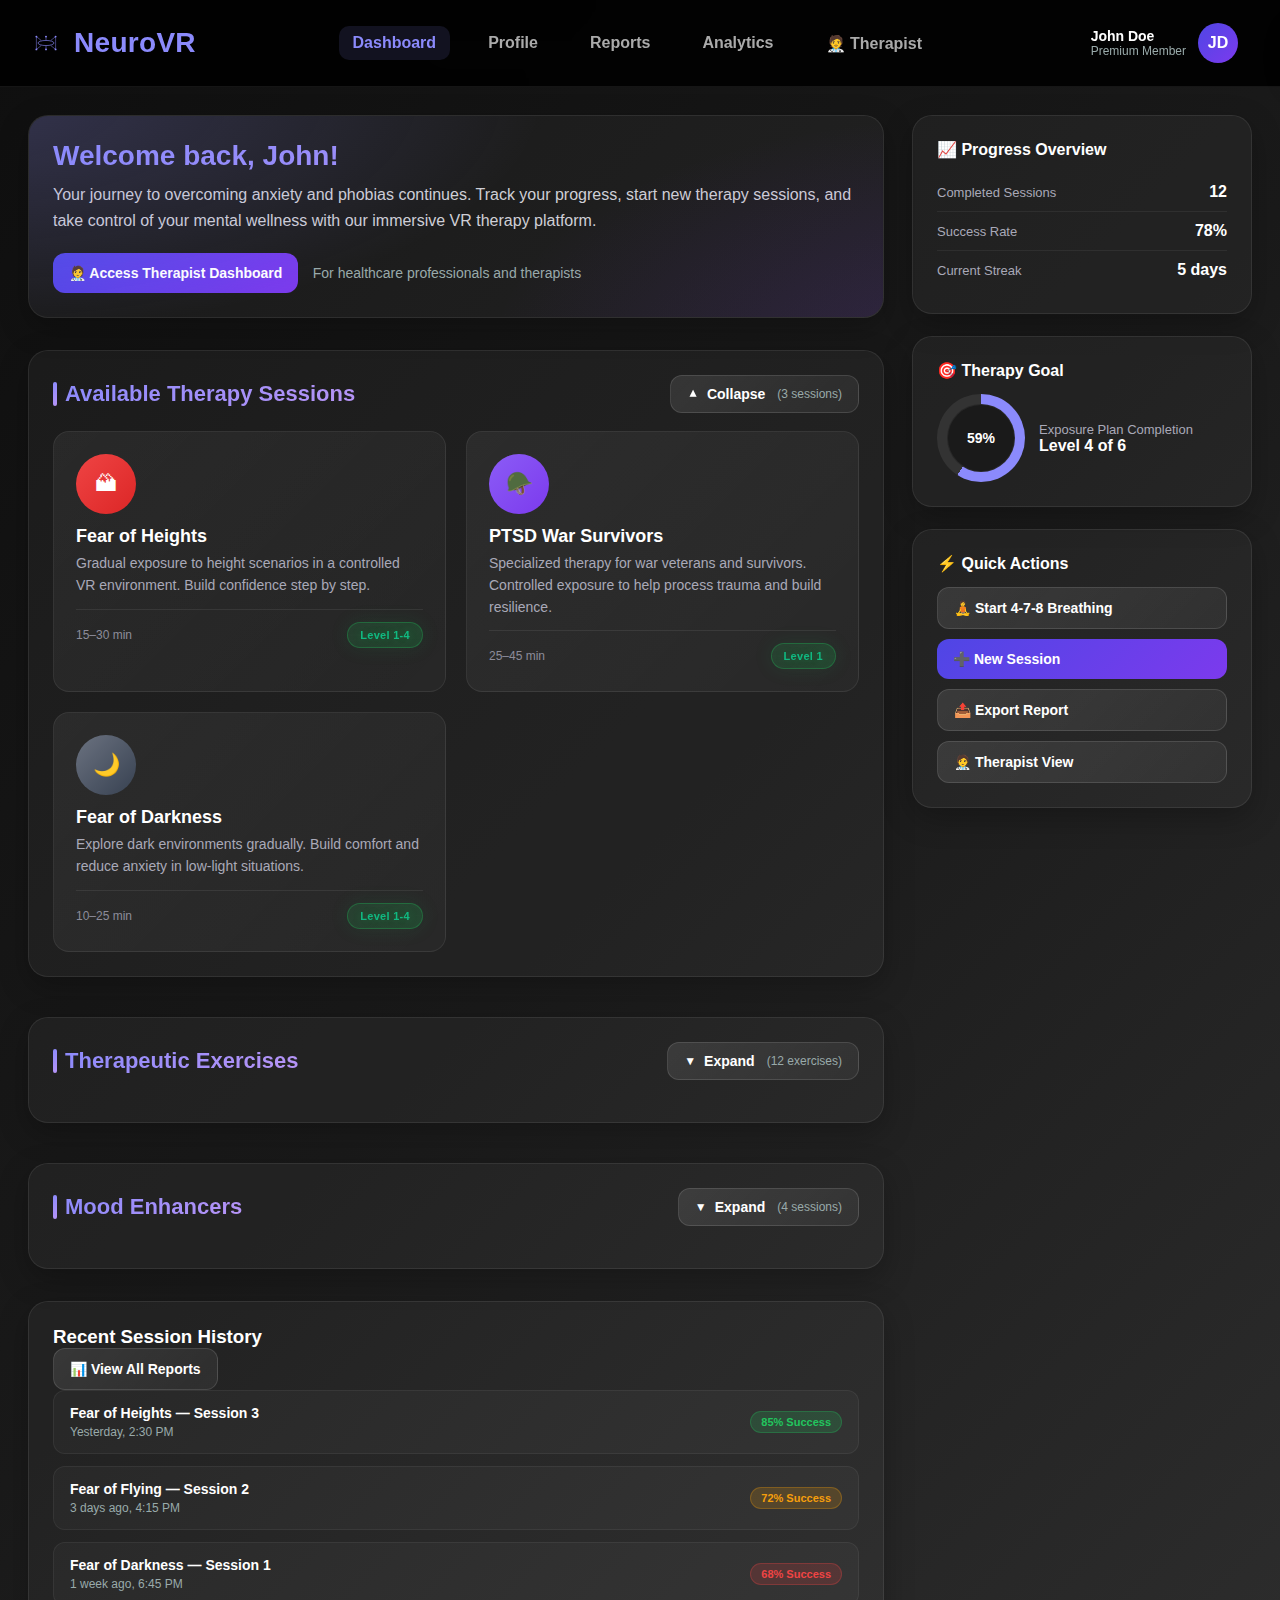
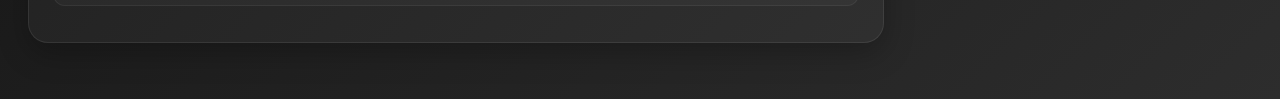
<file: index.html>
<!DOCTYPE html>
<html lang="en">

<head>
  <meta charset="UTF-8" />
  <meta name="viewport" content="width=device-width, initial-scale=1.0" />
  <title>NeuroVR - Virtual Reality Therapy</title>
  <link rel="stylesheet" href="styles.css" />
</head>

<body>
  <!-- Navbar -->
  <div class="navbar">
    <div class="logo">
      <div class="logo-icon"></div>NeuroVR
    </div>
    <div class="nav-links">
      <div class="nav-link active" data-target="dashboard">Dashboard</div>
      <div class="nav-link" data-target="profile">Profile</div>
      <div class="nav-link" data-target="reports">Reports</div>
      <div class="nav-link" data-target="analytics">Analytics</div>
      <div class="nav-link" onclick="window.location.href='therapist-view.html'">🧑‍⚕️ Therapist</div>
    </div>

    <div class="user-profile" id="userProfile">
      <div class="user-info">
        <div class="user-name">John Doe</div>
        <div class="user-status">Premium Member</div>
      </div>
      <div class="user-avatar">JD</div>

      <!-- Dropdown -->
      <div class="profile-dropdown" id="profileDropdown">
        <div class="dropdown-item" data-target="profile">👤 View Profile</div>
        <div class="dropdown-item" data-target="reports">📊 My Reports</div>
        <div class="dropdown-item" onclick="window.location.href='therapist-view.html'">🧑‍⚕️ Therapist Dashboard</div>
        <div class="dropdown-item" id="themeToggle">🌓 Toggle Theme</div>
        <div class="dropdown-item" id="logoutBtn">🚪 Logout</div>
      </div>
    </div>
  </div>

  <!-- Toast -->
  <div class="notification" id="toast">✔ Action completed.</div>

  <!-- Main Container -->
  <div class="container">
    <!-- Dashboard Content -->
    <div id="dashboard" class="main-content active">
      <div class="dashboard-grid">
        <div class="content-area">
          <div class="card welcome-section">
            <div class="welcome-content">
              <h2>Welcome back, John!</h2>
              <p>Your journey to overcoming anxiety and phobias continues. Track your progress, start new therapy
                sessions, and take control of your mental wellness with our immersive VR therapy platform.</p>
              <div style="margin-top: 20px;">
                <button class="action-btn action-primary" onclick="window.location.href='therapist-view.html'" style="margin-right: 10px;">
                  🧑‍⚕️ Access Therapist Dashboard
                </button>
                <span style="color: #9aa; font-size: 14px;">For healthcare professionals and therapists</span>
              </div>
            </div>
          </div>

          <div class="card therapy-sessions">
            <div class="sessions-header">
              <h3 class="sessions-title">Available Therapy Sessions</h3>
              <button class="dropdown-btn" id="dropdownBtn1">
                <span class="dropdown-icon">▼</span>
                <span class="dropdown-text">Expand</span>
                <span class="session-count">(3 sessions)</span>
              </button>
            </div>

            <div class="sessions-grid collapsed" id="sessionsGrid1">
              <div class="session-card heights" data-session="heights" data-video="rNVpFXuAXIA">
                <div class="session-icon">🏔</div>
                <div class="session-title">Fear of Heights</div>
                <div class="session-description">Gradual exposure to height scenarios in a controlled VR environment.
                  Build confidence step by step.</div>
                <div class="session-stats">
                  <div class="session-duration">15–30 min</div>
                  <div class="session-difficulty difficulty-level-1-only">Level 1-4</div>
                </div>
              </div>

              <div class="session-card ptsd" data-session="ptsd" data-video="ptsd_video">
                <div class="session-icon">🪖</div>
                <div class="session-title">PTSD War Survivors</div>
                <div class="session-description">Specialized therapy for war veterans and survivors. Controlled exposure to
                  help process trauma and build resilience.</div>
                <div class="session-stats">
                  <div class="session-duration">25–45 min</div>
                  <div class="session-difficulty difficulty-level-1-only">Level 1</div>
                </div>
              </div>

              <div class="session-card darkness" data-session="darkness" data-video="3V15IB3pc94">
                <div class="session-icon">🌙</div>
                <div class="session-title">Fear of Darkness</div>
                <div class="session-description">Explore dark environments gradually. Build comfort and reduce anxiety in
                  low-light situations.</div>
                <div class="session-stats">
                  <div class="session-duration">10–25 min</div>
                  <div class="session-difficulty difficulty-level-1-only">Level 1-4</div>
                </div>
              </div>
            </div>
          </div>

          <div class="card therapy-sessions">
            <div class="sessions-header">
              <h3 class="sessions-title">Therapeutic Exercises</h3>
              <button class="dropdown-btn" id="dropdownBtn2">
                <span class="dropdown-icon">▼</span>
                <span class="dropdown-text">Expand</span>
                <span class="session-count">(12 exercises)</span>
              </button>
            </div>

            <div class="sessions-grid collapsed" id="sessionsGrid2">
              <!-- Fear of Heights Exercises -->
              <div class="session-card breathing" data-session="breathing" data-exercise="heights-breathing">
                <div class="session-icon">🌬️</div>
                <div class="session-title">Controlled Breathing</div>
                <div class="session-description">Follow breathing patterns to calm your nervous system when facing heights. Manage acute anxiety with guided breathing exercises.</div>
                <div class="session-stats">
                  <div class="session-duration">5–10 min</div>
                  <div class="session-difficulty difficulty-level-1-only">Heights</div>
                </div>
              </div>

              <div class="session-card grounding" data-session="grounding" data-exercise="heights-grounding">
                <div class="session-icon">👣</div>
                <div class="session-title">Grounded Stance</div>
                <div class="session-description">Practice stable positioning to counteract feelings of instability in high places. Build confidence through proper stance.</div>
                <div class="session-stats">
                  <div class="session-duration">5–15 min</div>
                  <div class="session-difficulty difficulty-level-1-only">Heights</div>
                </div>
              </div>

              <div class="session-card cognitive" data-session="cognitive" data-exercise="heights-reframing">
                <div class="session-icon">🧠</div>
                <div class="session-title">Cognitive Reframing</div>
                <div class="session-description">Learn to reframe anxious thoughts about heights into more balanced perspectives. Challenge fearful thinking patterns.</div>
                <div class="session-stats">
                  <div class="session-duration">10–20 min</div>
                  <div class="session-difficulty difficulty-level-1-only">Heights</div>
                </div>
              </div>

              <!-- Fear of Darkness Exercises -->
              <div class="session-card sensory" data-session="sensory" data-exercise="darkness-sensory">
                <div class="session-icon">👂</div>
                <div class="session-title">Sensory Amplification</div>
                <div class="session-description">Redirect attention from absence of light to other sensory experiences. Shift focus away from darkness fears.</div>
                <div class="session-stats">
                  <div class="session-duration">10–15 min</div>
                  <div class="session-difficulty difficulty-level-1-only">Darkness</div>
                </div>
              </div>

              <div class="session-card vision" data-session="vision" data-exercise="darkness-vision">
                <div class="session-icon">👁️</div>
                <div class="session-title">Peripheral Vision</div>
                <div class="session-description">Expand your peripheral vision to counteract tunnel vision in darkness. Reduce hyper-vigilance and anxiety.</div>
                <div class="session-stats">
                  <div class="session-duration">5–10 min</div>
                  <div class="session-difficulty difficulty-level-1-only">Darkness</div>
                </div>
              </div>

              <div class="session-card light" data-session="light" data-exercise="darkness-light">
                <div class="session-icon">💡</div>
                <div class="session-title">Light Control</div>
                <div class="session-description">Gradually increase tolerance to darkness while maintaining control. Build empowerment in dark environments.</div>
                <div class="session-stats">
                  <div class="session-duration">10–20 min</div>
                  <div class="session-difficulty difficulty-level-1-only">Darkness</div>
                </div>
              </div>

              <!-- PTSD Exercises -->
              <div class="session-card anchoring" data-session="anchoring" data-exercise="ptsd-anchoring">
                <div class="session-icon">⚓</div>
                <div class="session-title">Present-Moment Anchoring</div>
                <div class="session-description">Re-engage with present reality when experiencing PTSD symptoms. Prevent flashbacks and dissociation.</div>
                <div class="session-stats">
                  <div class="session-duration">5–15 min</div>
                  <div class="session-difficulty difficulty-level-1-only">PTSD</div>
                </div>
              </div>

              <div class="session-card safe" data-session="safe" data-exercise="ptsd-safe">
                <div class="session-icon">🏠</div>
                <div class="session-title">Safe Space Visualization</div>
                <div class="session-description">Develop and access a mental sanctuary when triggers become overwhelming. Create mental escape during distress.</div>
                <div class="session-stats">
                  <div class="session-duration">10–25 min</div>
                  <div class="session-difficulty difficulty-level-1-only">PTSD</div>
                </div>
              </div>

              <div class="session-card narrative" data-session="narrative" data-exercise="ptsd-narrative">
                <div class="session-icon">📖</div>
                <div class="session-title">Narrative Coherence</div>
                <div class="session-description">Reframe traumatic experiences as completed events rather than ongoing threats. Process memories safely.</div>
                <div class="session-stats">
                  <div class="session-duration">15–30 min</div>
                  <div class="session-difficulty difficulty-level-1-only">PTSD</div>
                </div>
              </div>

              <!-- Common Exercises -->
              <div class="session-card diaphragmatic" data-session="diaphragmatic" data-exercise="common-diaphragmatic">
                <div class="session-icon">🫁</div>
                <div class="session-title">Diaphragmatic Breathing</div>
                <div class="session-description">Deep breathing technique to lower baseline anxiety and manage stress. Regulate your nervous system effectively.</div>
                <div class="session-stats">
                  <div class="session-duration">5–15 min</div>
                  <div class="session-difficulty difficulty-level-1-only">Common</div>
                </div>
              </div>

              <div class="session-card progressive" data-session="progressive" data-exercise="common-pmr">
                <div class="session-icon">💪</div>
                <div class="session-title">Progressive Muscle Relaxation</div>
                <div class="session-description">Systematically tense and release muscle groups to reduce physical anxiety. Release tension throughout your body.</div>
                <div class="session-stats">
                  <div class="session-duration">15–25 min</div>
                  <div class="session-difficulty difficulty-level-1-only">Common</div>
                </div>
              </div>

              <div class="session-card observation" data-session="observation" data-exercise="common-observation">
                <div class="session-icon">🔍</div>
                <div class="session-title">Mindful Observation</div>
                <div class="session-description">Divert attention from anxious thoughts to external, neutral stimuli. Ground yourself in the present moment.</div>
                <div class="session-stats">
                  <div class="session-duration">5–15 min</div>
                  <div class="session-difficulty difficulty-level-1-only">Common</div>
                </div>
              </div>
            </div>
          </div>

          <div class="card therapy-sessions">
            <div class="sessions-header">
              <h3 class="sessions-title">Mood Enhancers</h3>
              <button class="dropdown-btn" id="dropdownBtn3">
                <span class="dropdown-icon">▼</span>
                <span class="dropdown-text">Expand</span>
                <span class="session-count">(4 sessions)</span>
              </button>
            </div>

            <div class="sessions-grid collapsed" id="sessionsGrid3">
              <div class="session-card nature" data-video="nature">
                <div class="session-icon">🌿</div>
                <div class="session-title">Nature Immersion</div>
                <div class="session-description">Peaceful natural environments to boost mood and reduce stress. 1-minute calming nature video.</div>
                <div class="session-stats">
                  <div class="session-duration">1 min</div>
                  <div class="session-difficulty difficulty-level-1-only">Mood Enhancer</div>
                </div>
              </div>

              <div class="session-card music" data-video="music">
                <div class="session-icon">🎵</div>
                <div class="session-title">Therapeutic Music</div>
                <div class="session-description">Immersive musical experiences designed for emotional healing. 1-minute therapeutic music video.</div>
                <div class="session-stats">
                  <div class="session-duration">1 min</div>
                  <div class="session-difficulty difficulty-level-1-only">Mood Enhancer</div>
                </div>
              </div>

              <div class="session-card art" data-video="art">
                <div class="session-icon">🎨</div>
                <div class="session-title">Art Therapy</div>
                <div class="session-description">Creative expression through beautiful art and visual experiences. 1-minute art therapy video.</div>
                <div class="session-stats">
                  <div class="session-duration">1 min</div>
                  <div class="session-difficulty difficulty-level-1-only">Mood Enhancer</div>
                </div>
              </div>

              <div class="session-card social" data-video="social">
                <div class="session-icon">👥</div>
                <div class="session-title">Social Connection</div>
                <div class="session-description">Virtual social spaces for community building and support. 1-minute social connection video.</div>
                <div class="session-stats">
                  <div class="session-duration">1 min</div>
                  <div class="session-difficulty difficulty-level-1-only">Mood Enhancer</div>
                </div>
              </div>
            </div>
          </div>

          <div class="card recent-sessions">
            <div class="sessions-header">
              <h3>Recent Session History</h3>
              <button class="action-btn" data-target="reports">📊 View All Reports</button>
            </div>

            <div class="session-history-item">
              <div class="session-history-info">
                <div class="session-history-title">Fear of Heights — Session 3</div>
                <div class="session-history-date">Yesterday, 2:30 PM</div>
              </div>
              <div class="session-success-rate">85% Success</div>
            </div>
            <div class="session-history-item">
              <div class="session-history-info">
                <div class="session-history-title">Fear of Flying — Session 2</div>
                <div class="session-history-date">3 days ago, 4:15 PM</div>
              </div>
              <div class="session-success-rate"
                style="background:rgba(245,158,11,.18);color:#f59e0b;border-color:rgba(245,158,11,.28)">
                72% Success</div>
            </div>
            <div class="session-history-item">
              <div class="session-history-info">
                <div class="session-history-title">Fear of Darkness — Session 1</div>
                <div class="session-history-date">1 week ago, 6:45 PM</div>
              </div>
              <div class="session-success-rate"
                style="background:rgba(239,68,68,.18);color:#ef4444;border-color:rgba(239,68,68,.28)">
                68% Success</div>
            </div>
          </div>
        </div>

        <!-- Sidebar -->
        <aside class="sidebar">
          <div class="card">
            <div class="stats-header">📈 Progress Overview</div>
            <div class="stat-item"><span class="stat-label">Completed Sessions</span><span
                class="stat-value">12</span>
            </div>
            <div class="stat-item"><span class="stat-label">Success Rate</span><span class="stat-value">78%</span></div>
            <div class="stat-item"><span class="stat-label">Current Streak</span><span class="stat-value">5 days</span>
            </div>
          </div>

          <div class="card">
            <div class="stats-header">🎯 Therapy Goal</div>
            <div class="ring-wrap">
              <div class="progress-ring" id="goalRing" style="--p:70">
                <div class="progress-text" id="goalText">70%</div>
              </div>
              <div>
                <div class="stat-label">Exposure Plan Completion</div>
                <div class="stat-value">Level 4 of 6</div>
              </div>
            </div>
          </div>

          <div class="card">
            <div class="stats-header">⚡ Quick Actions</div>
            <div style="display:flex;flex-direction:column;gap:10px">
              <button class="action-btn" id="startBreathing">🧘 Start 4-7-8 Breathing</button>
              <button class="action-btn action-primary" id="newSession">➕ New Session</button>
              <button class="action-btn" id="exportReport">📤 Export Report</button>
              <button class="action-btn" id="therapistView" onclick="window.location.href='therapist-view.html'">🧑‍⚕️ Therapist View</button>
            </div>
          </div>
        </aside>
      </div>
    </div>

    <!-- Profile Section -->
    <div id="profile" class="main-content">
      <div class="card" style="margin-bottom:18px">
        <div style="display:flex;align-items:center;gap:16px">
          <div class="user-avatar" style="width:64px;height:64px;font-size:22px">JD</div>
          <div>
            <div style="font-size:20px;font-weight:800">John Doe</div>
            <div style="color:#9aa;margin-top:4px">Member since Jan 2025</div>
          </div>
        </div>
      </div>

      <div class="reports-grid">
        <div class="card">
          <div class="report-title">Personal Info</div>
          <div style="margin-top:12px;display:grid;gap:10px">
            <label class="stat-label">Full Name</label>
            <input class="action-btn" style="padding:10px;cursor:text" value="John Doe" />
            <label class="stat-label">Email</label>
            <input class="action-btn" style="padding:10px;cursor:text" value="john.doe@email.com" />
            <label class="stat-label">Phone</label>
            <input class="action-btn" style="padding:10px;cursor:text" value="+91 9876543210" />
            <button class="start-session-btn" id="saveProfile">Save Changes</button>
          </div>
        </div>

        <div class="card">
          <div class="report-title">Preferences</div>
          <div style="margin-top:12px;display:grid;gap:10px">
            <label class="stat-label">Theme</label>
            <select class="action-btn" id="themeSelect" style="cursor:pointer">
              <option selected>Dark</option>
              <option>Light</option>
            </select>
            <label class="stat-label">Notifications</label>
            <select class="action-btn" id="notifSelect" style="cursor:pointer">
              <option selected>Enabled</option>
              <option>Disabled</option>
            </select>
            <button class="start-session-btn" id="savePrefs">Update Preferences</button>
          </div>
        </div>
      </div>
    </div>

    <!-- Reports Section -->
    <div id="reports" class="main-content">
      <div class="card">
        <h3 style="font-size:20px;font-weight:800">My Reports</h3>
        <div class="reports-grid">
          <div class="report-card">
            <div class="report-title">Weekly Progress</div>
            <div class="report-date">Aug 20, 2025</div>
            <div class="report-summary">You completed 3 sessions this week with an average success rate of 80%.</div>
          </div>
          <div class="report-card">
            <div class="report-title">Monthly Overview</div>
            <div class="report-date">Aug 2025</div>
            <div class="report-summary">A total of 12 sessions completed with consistent improvement noted.</div>
          </div>
          <div class="report-card">
            <div class="report-title">Trigger Analysis</div>
            <div class="report-date">Latest</div>
            <div class="report-summary">Peak triggers were heights > glass bridges; breathing reduced HR by ~18%.</div>
          </div>
        </div>
      </div>
    </div>

    <!-- Analytics Section -->
    <div id="analytics" class="main-content">
      <div class="card">
        <h3 style="font-size:20px;font-weight:800">Analytics</h3>
        <div class="analytics-grid">
          <div class="analytics-card">
            <div style="font-weight:800">Session Success Rates</div>
            <div class="chart-placeholder">[Chart Placeholder]</div>
          </div>
          <div class="analytics-card">
            <div style="font-weight:800">Time Spent</div>
            <div class="chart-placeholder">[Chart Placeholder]</div>
          </div>
          <div class="analytics-card">
            <div style="font-weight:800">Heart Rate Trend</div>
            <div class="chart-placeholder">[Chart Placeholder]</div>
          </div>
        </div>
      </div>
    </div>
  </div>

  <!-- Session Modal -->
  <div class="modal" id="sessionModal">
    <div class="modal-content">
      <div class="modal-header">
        <div class="modal-title" id="modalTitle">Start Session</div>
        <button class="close-btn" id="closeModal">&times;</button>
      </div>
      <div class="modal-body" id="modalBody">
        You're about to begin a guided VR exposure. Ensure your headset is connected and your play area is clear.
      </div>
      <button class="start-session-btn" id="startSessionBtn">Start Now</button>
    </div>
  </div>

  <script src="dashboard.js"></script>
</body>

</html>
</file>
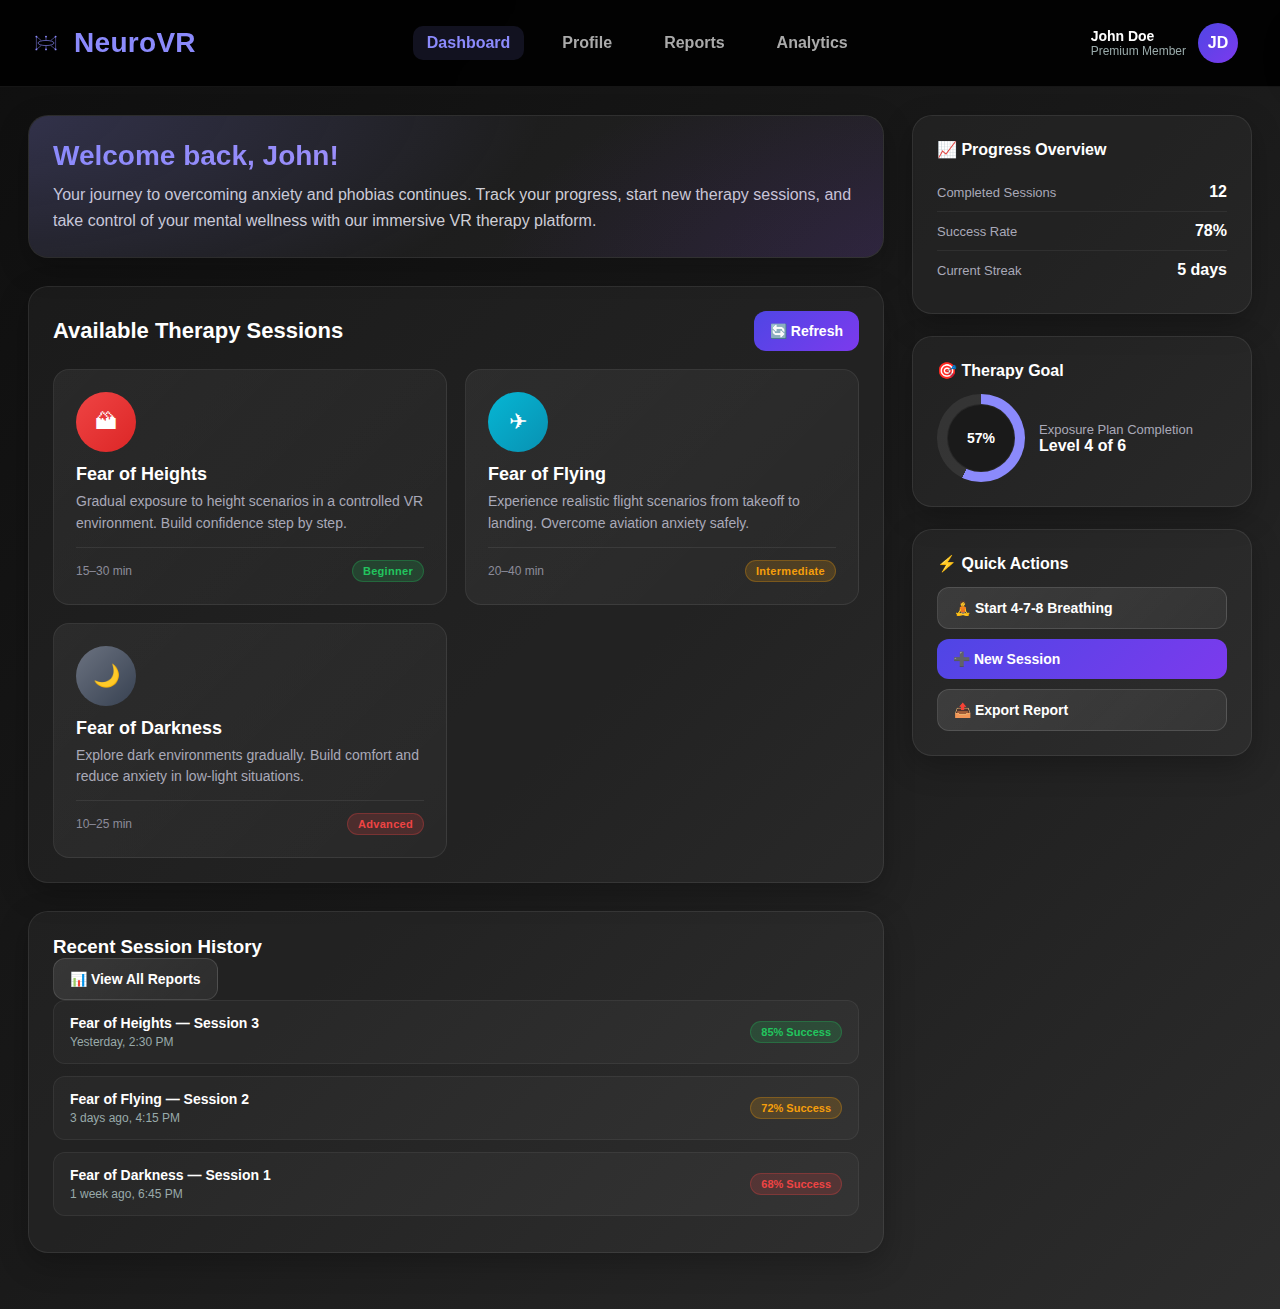
<file: dashboard_ff.html>
<!DOCTYPE html>

<html lang="en">

<head>

  <meta charset="UTF-8" />

  <meta name="viewport" content="width=device-width, initial-scale=1.0"/>

  <title>NeuroVR - Dashboard</title>



  <style>

    /* ========== Base Reset ========== */

    *{margin:0;padding:0;box-sizing:border-box}



    /* ========== Theme ========== */

    :root {

      --primary-color: #8b8afc;

      --primary-gradient: linear-gradient(135deg,#4f46e5,#7c3aed);

      --bg-gradient: linear-gradient(135deg,#0f0f0f 0%,#1a1a1a 50%,#2d2d2d 100%);

      --card-bg: rgba(255,255,255,.04);

      --card-border: rgba(255,255,255,.08);

      --text-primary: #fff;

      --text-secondary: #cfcfd6;

    }



    body{

      font-family:-apple-system,BlinkMacSystemFont,'Segoe UI',Roboto,sans-serif;

      background:var(--bg-gradient);

      color:var(--text-primary);min-height:100vh;overflow-x:hidden;

      transition: background 0.3s ease;

    }



    body.light-theme {

      --bg-gradient: linear-gradient(135deg, #f5f7fa 0%, #e4e7eb 50%, #c3cfe2 100%);

      --card-bg: rgba(255,255,255,.8);

      --card-border: rgba(0,0,0,.08);

      --text-primary: #2d3748;

      --text-secondary: #4a5568;

    }



    /* ========== Navbar ========== */

    .navbar{

      background:rgba(0,0,0,.9);

      backdrop-filter:blur(20px);

      padding:15px 30px;display:flex;justify-content:space-between;align-items:center;

      border-bottom:1px solid rgba(255,255,255,.08);position:sticky;top:0;z-index:100

    }

    .logo{display:flex;align-items:center;gap:12px;font-size:28px;font-weight:800;color:var(--primary-color);letter-spacing:.3px}

    .logo-icon{width:32px;height:32px;background-image:url('data:image/svg+xml,<svg xmlns="http://www.w3.org/2000/svg" viewBox="0 0 100 100" fill="%238b8afc"><circle cx="20" cy="30" r="3"/><circle cx="50" cy="30" r="3"/><circle cx="80" cy="30" r="3"/><ellipse cx="50" cy="50" rx="25" ry="8" fill="none" stroke="%238b8afc" stroke-width="2"/><circle cx="20" cy="70" r="3"/><circle cx="50" cy="70" r="3"/><circle cx="80" cy="70" r="3"/><line x1="20" y1="30" x2="20" y2="70" stroke="%238b8afc" stroke-width="1.5"/><line x1="50" y1="30" x2="50" y2="42" stroke="%238b8afc" stroke-width="1.5"/><line x1="50" y1="58" x2="50" y2="70" stroke="%238b8afc" stroke-width="1.5"/><line x1="80" y1="30" x2="80" y2="70" stroke="%238b8afc" stroke-width="1.5"/><line x1="20" y1="30" x2="35" y2="42" stroke="%238b8afc" stroke-width="1.5"/><line x1="80" y1="30" x2="65" y2="42" stroke="%238b8afc" stroke-width="1.5"/><line x1="20" y1="70" x2="35" y2="58" stroke="%238b8afc" stroke-width="1.5"/><line x1="80" y1="70" x2="65" y2="58" stroke="%238b8afc" stroke-width="1.5"/></svg>');

      background-size:contain;background-repeat:no-repeat}

    .nav-links{display:flex;gap:24px;align-items:center}

    .nav-link{

      color:#aaa;text-decoration:none;font-weight:600;padding:8px 14px;border-radius:10px;cursor:pointer;

      transition:all .25s ease

    }

    .nav-link:hover,.nav-link.active{color:var(--primary-color);background:rgba(139,138,252,.12)}

    .user-profile{display:flex;align-items:center;gap:12px;cursor:pointer;padding:8px 12px;border-radius:12px;position:relative;transition:.25s}

    .user-profile:hover{background:rgba(255,255,255,.05)}

    .user-avatar{width:40px;height:40px;border-radius:50%;

      background:var(--primary-gradient);display:flex;align-items:center;justify-content:center;font-weight:800}

    .user-info{display:flex;flex-direction:column}

    .user-name{font-weight:700;font-size:14px}

    .user-status{font-size:12px;color:#9aa}

    /* dropdown */

    .profile-dropdown{

      position:absolute;top:56px;right:0;display:none;min-width:220px;

      background:rgba(15,15,18,.95);backdrop-filter:blur(16px);

      border:1px solid rgba(255,255,255,.08);border-radius:14px;overflow:hidden;box-shadow:0 10px 30px rgba(0,0,0,.4)

    }

    .profile-dropdown.show{display:block}

    .dropdown-item{padding:12px 14px;font-size:14px;color:#d8d8df;transition:.2s; cursor: pointer;}

    .dropdown-item:hover{background:rgba(139,138,252,.12);color:#fff}



    /* ========== Layout ========== */

    .container{max-width:1400px;margin:0 auto;padding:28px}

    .main-content{display:none}

    .main-content.active{display:block}

    .dashboard-grid{display:grid;grid-template-columns:1fr 340px;gap:28px;margin-bottom:28px}

    .content-area{display:flex;flex-direction:column;gap:28px}



    /* ========== Cards / Sections ========== */

    .card{

      background:var(--card-bg);

      border:1px solid var(--card-border);

      border-radius:20px;padding:24px;box-shadow:0 10px 30px rgba(0,0,0,.25);

      transition: background 0.3s ease, border 0.3s ease;

    }

    .welcome-section{

      position:relative;overflow:hidden

    }

    .welcome-section::before{

      content:'';position:absolute;inset:0;

      background:radial-gradient(1000px 400px at -10% -10%, rgba(139,138,252,.25), transparent 60%),

                 radial-gradient(800px 400px at 110% 120%, rgba(124,58,237,.18), transparent 60%);

      pointer-events:none

    }

    .welcome-content h2{

      font-size:28px;margin-bottom:10px;

      background:linear-gradient(135deg,#8b8afc,#b794f6);-webkit-background-clip:text;background-clip:text;-webkit-text-fill-color:transparent

    }

    .welcome-content p{color:var(--text-secondary);line-height:1.6}



    .therapy-sessions .sessions-header{display:flex;justify-content:space-between;align-items:center;margin-bottom:18px}

    .sessions-title{font-size:22px;font-weight:800}



    .sessions-grid{display:grid;grid-template-columns:repeat(auto-fit,minmax(300px,1fr));gap:18px}

    .session-card{

      background:linear-gradient(135deg,rgba(255,255,255,.06),rgba(255,255,255,.03));

      border:1px solid rgba(255,255,255,.07);

      border-radius:16px;padding:22px;cursor:pointer;position:relative;overflow:hidden;

      transition:transform .3s cubic-bezier(.4,0,.2,1), box-shadow .3s, border-color .3s

    }

    .session-card::after{

      content:'';position:absolute;inset:auto -40% -40% auto;width:160px;height:160px;border-radius:50%;

      background:radial-gradient(60px 60px at 50% 50%,rgba(139,138,252,.5),transparent 70%);filter:blur(10px);opacity:.35;transition:.3s

    }

    .session-card:hover{transform:translateY(-6px) scale(1.015);border-color:rgba(139,138,252,.45);box-shadow:0 18px 40px rgba(79,70,229,.18)}

    .session-card:hover::after {

      transform: scale(1.2);

      opacity: 0.5;

    }

    .session-icon{width:60px;height:60px;border-radius:50%;display:flex;align-items:center;justify-content:center;font-size:22px;margin-bottom:12px}

    .session-card.heights .session-icon{background:linear-gradient(135deg,#ef4444,#dc2626)}

    .session-card.flights .session-icon{background:linear-gradient(135deg,#06b6d4,#0891b2)}

    .session-card.darkness .session-icon{background:linear-gradient(135deg,#6b7280,#374151)}

    .session-title{font-weight:800;font-size:18px;margin-bottom:6px}

    .session-description{color:#a9a9b8;font-size:14px;line-height:1.55;margin-bottom:12px}

    .session-stats{display:flex;justify-content:space-between;align-items:center;padding-top:12px;border-top:1px solid rgba(255,255,255,.08)}

    .session-duration{font-size:12px;color:#8c8c9a}

    .session-difficulty{padding:4px 10px;border-radius:999px;font-size:11px;font-weight:700;letter-spacing:.3px}

    .difficulty-beginner{background:rgba(34,197,94,.18);color:#22c55e;border:1px solid rgba(34,197,94,.28)}

    .difficulty-intermediate{background:rgba(245,158,11,.18);color:#f59e0b;border:1px solid rgba(245,158,11,.28)}

    .difficulty-advanced{background:rgba(239,68,68,.18);color:#ef4444;border:1px solid rgba(239,68,68,.28)}



    .action-btn{

      background:linear-gradient(135deg,rgba(255,255,255,.10),rgba(255,255,255,.05));

      border:1px solid rgba(255,255,255,.12);color:#fff;padding:12px 16px;border-radius:12px;

      font-weight:700;font-size:14px;display:inline-flex;align-items:center;gap:10px;cursor:pointer;transition:.25s

    }

    .action-btn:hover{transform:translateY(-2px);border-color:rgba(139,138,252,.5);box-shadow:0 10px 24px rgba(79,70,229,.2)}

    .action-primary{background:var(--primary-gradient);border:none}



    /* Recent Sessions */

    .recent-sessions .session-history-item{

      display:flex;justify-content:space-between;align-items:center;padding:14px 16px;margin-bottom:12px;

      background:rgba(255,255,255,.03);border:1px solid rgba(255,255,255,.06);border-radius:12px;transition:.25s;cursor:pointer

    }

    .recent-sessions .session-history-item:hover{background:rgba(255,255,255,.06);border-color:rgba(139,138,252,.25)}

    .session-history-info{display:flex;flex-direction:column;gap:4px}

    .session-history-title{font-weight:700;font-size:14px}

    .session-history-date{color:#9aa;font-size:12px}

    .session-success-rate{padding:4px 10px;border-radius:999px;font-size:11px;font-weight:700;background:rgba(34,197,94,.18);color:#22c55e;border:1px solid rgba(34,197,94,.28)}



    /* Sidebar */

    .sidebar{display:flex;flex-direction:column;gap:22px}

    .stats-header{font-size:16px;font-weight:800;margin-bottom:14px;display:flex;align-items:center;gap:10px}

    .stat-item{display:flex;justify-content:space-between;align-items:center;padding:10px 0;border-bottom:1px solid rgba(255,255,255,.06)}

    .stat-item:last-child{border-bottom:0}

    .stat-label{color:#a9a9b8;font-size:13px}

    .stat-value{font-weight:800}

    .ring-wrap{display:flex;align-items:center;gap:14px}

    .progress-ring{--p:70; /* default */ width:88px;height:88px;border-radius:50%;

      background:conic-gradient(#8b8afc calc(var(--p)*1%), rgba(255,255,255,.08) 0);

      display:flex;align-items:center;justify-content:center;position:relative;

      transition: background 1s ease-in-out;

    }

    .progress-ring::before{content:'';width:66px;height:66px;border-radius:50%;background:#1a1a1a;border:1px solid rgba(255,255,255,.06)}

    .progress-text{position:absolute;font-weight:800;font-size:14px}



    /* Reports / Analytics / Profile */

    .reports-grid,.analytics-grid{display:grid;grid-template-columns:repeat(auto-fit,minmax(280px,1fr));gap:18px;margin-top:18px}

    .report-card,.analytics-card{background:rgba(255,255,255,.05);border:1px solid rgba(255,255,255,.08);border-radius:14px;padding:18px;transition:.25s}

    .report-card:hover,.analytics-card:hover{transform:translateY(-3px);border-color:rgba(139,138,252,.35)}

    .report-title{font-weight:800;margin-bottom:6px}

    .report-date{color:#9aa;font-size:12px;margin-bottom:10px}

    .report-summary{color:#cfcfd6;font-size:14px;line-height:1.5}

    .chart-placeholder{height:200px;border-radius:10px;border:1px dashed rgba(139,138,252,.4);background:rgba(139,138,252,.10);

      display:flex;align-items:center;justify-content:center;color:#a9a9b8;margin-top:12px}



    /* Modal */

    .modal{position:fixed;inset:0;display:none;align-items:center;justify-content:center;background:rgba(0,0,0,.6);backdrop-filter:blur(10px);z-index:1000}

    .modal.show{display:flex}

    .modal-content{width:min(480px,92vw);background:linear-gradient(135deg,#1b1b1f,#26262c);

      border:1px solid rgba(255,255,255,.08);border-radius:18px;padding:22px;box-shadow:0 30px 80px rgba(0,0,0,.5);position:relative}

    .modal-header{display:flex;justify-content:space-between;align-items:center;margin-bottom:10px}

    .modal-title{font-size:20px;font-weight:800}

    .close-btn{background:none;border:none;color:#9aa;font-size:24px;cursor:pointer}

    .close-btn:hover{color:#fff}

    .modal-body{margin:10px 0 16px 0;color:#cfcfd6;line-height:1.6}

    .start-session-btn{width:100%;background:var(--primary-gradient);color:#fff;border:none;padding:14px;border-radius:12px;font-weight:800;cursor:pointer;transition:.25s}

    .start-session-btn:hover{transform:translateY(-2px);box-shadow:0 16px 36px rgba(79,70,229,.25)}



    /* Toast */

    .notification{position:fixed;top:20px;right:20px;background:linear-gradient(135deg,#22c55e,#16a34a);

      color:#fff;padding:14px 18px;border-radius:12px;z-index:1200;transform:translateX(120%);transition:transform .3s ease;box-shadow:0 14px 30px rgba(0,0,0,.35)}

    .notification.show{transform:translateX(0)}



    /* Responsive */

    @media (max-width:1024px){.dashboard-grid{grid-template-columns:1fr}.container{padding:18px}}

    @media (max-width:768px){

      .navbar{padding:12px 16px;flex-direction:column;gap:10px}

      .nav-links{order:-1;gap:10px;flex-wrap:wrap;justify-content:center}

      .logo{font-size:24px}

      .user-info{display:none}

    }

  </style>

</head>



<body>

  <!-- Navbar -->

  <div class="navbar">

    <div class="logo"><div class="logo-icon"></div>NeuroVR</div>

    <div class="nav-links">

      <div class="nav-link active" data-target="dashboard">Dashboard</div>

      <div class="nav-link" data-target="profile">Profile</div>

      <div class="nav-link" data-target="reports">Reports</div>

      <div class="nav-link" data-target="analytics">Analytics</div>

    </div>



    <div class="user-profile" id="userProfile">

      <div class="user-info">

        <div class="user-name">John Doe</div>

        <div class="user-status">Premium Member</div>

      </div>

      <div class="user-avatar">JD</div>



      <!-- Dropdown -->

      <div class="profile-dropdown" id="profileDropdown">

        <div class="dropdown-item" data-target="profile">👤 View Profile</div>

        <div class="dropdown-item" data-target="reports">📊 My Reports</div>

        <div class="dropdown-item" id="themeToggle">🌓 Toggle Theme</div>

        <div class="dropdown-item" id="logoutBtn">🚪 Logout</div>

      </div>

    </div>

  </div>



  <!-- Toast -->

  <div class="notification" id="toast">✔ Action completed.</div>



  <!-- Main Container -->

  <div class="container">



    <!-- ===== Dashboard ===== -->

    <div id="dashboard" class="main-content active">

      <div class="dashboard-grid">

        <div class="content-area">



          <div class="card welcome-section">

            <div class="welcome-content">

              <h2>Welcome back, John!</h2>

              <p>Your journey to overcoming anxiety and phobias continues. Track your progress, start new therapy sessions, and take control of your mental wellness with our immersive VR therapy platform.</p>

            </div>

          </div>



          <div class="card therapy-sessions">

            <div class="sessions-header">

              <h3 class="sessions-title">Available Therapy Sessions</h3>

              <button class="action-btn action-primary" id="refreshBtn">🔄 Refresh</button>

            </div>



            <div class="sessions-grid">

              <div class="session-card heights" data-session="Fear of Heights">

                <div class="session-icon">🏔</div>

                <div class="session-title">Fear of Heights</div>

                <div class="session-description">Gradual exposure to height scenarios in a controlled VR environment. Build confidence step by step.</div>

                <div class="session-stats">

                  <div class="session-duration">15–30 min</div>

                  <div class="session-difficulty difficulty-beginner">Beginner</div>

                </div>

              </div>



              <div class="session-card flights" data-session="Fear of Flying">

                <div class="session-icon">✈</div>

                <div class="session-title">Fear of Flying</div>

                <div class="session-description">Experience realistic flight scenarios from takeoff to landing. Overcome aviation anxiety safely.</div>

                <div class="session-stats">

                  <div class="session-duration">20–40 min</div>

                  <div class="session-difficulty difficulty-intermediate">Intermediate</div>

                </div>

              </div>



              <div class="session-card darkness" data-session="Fear of Darkness">

                <div class="session-icon">🌙</div>

                <div class="session-title">Fear of Darkness</div>

                <div class="session-description">Explore dark environments gradually. Build comfort and reduce anxiety in low-light situations.</div>

                <div class="session-stats">

                  <div class="session-duration">10–25 min</div>

                  <div class="session-difficulty difficulty-advanced">Advanced</div>

                </div>

              </div>

            </div>

          </div>



          <div class="card recent-sessions">

            <div class="sessions-header">

              <h3>Recent Session History</h3>

              <button class="action-btn" data-target="reports">📊 View All Reports</button>

            </div>



            <div class="session-history-item">

              <div class="session-history-info">

                <div class="session-history-title">Fear of Heights — Session 3</div>

                <div class="session-history-date">Yesterday, 2:30 PM</div>

              </div>

              <div class="session-success-rate">85% Success</div>

            </div>

            <div class="session-history-item">

              <div class="session-history-info">

                <div class="session-history-title">Fear of Flying — Session 2</div>

                <div class="session-history-date">3 days ago, 4:15 PM</div>

              </div>

              <div class="session-success-rate" style="background:rgba(245,158,11,.18);color:#f59e0b;border-color:rgba(245,158,11,.28)">72% Success</div>

            </div>

            <div class="session-history-item">

              <div class="session-history-info">

                <div class="session-history-title">Fear of Darkness — Session 1</div>

                <div class="session-history-date">1 week ago, 6:45 PM</div>

              </div>

              <div class="session-success-rate" style="background:rgba(239,68,68,.18);color:#ef4444;border-color:rgba(239,68,68,.28)">68% Success</div>

            </div>

          </div>

        </div>



        <!-- Sidebar -->

        <aside class="sidebar">

          <div class="card">

            <div class="stats-header">📈 Progress Overview</div>

            <div class="stat-item"><span class="stat-label">Completed Sessions</span><span class="stat-value">12</span></div>

            <div class="stat-item"><span class="stat-label">Success Rate</span><span class="stat-value">78%</span></div>

            <div class="stat-item"><span class="stat-label">Current Streak</span><span class="stat-value">5 days</span></div>

          </div>



          <div class="card">

            <div class="stats-header">🎯 Therapy Goal</div>

            <div class="ring-wrap">

              <div class="progress-ring" id="goalRing" style="--p:70">

                <div class="progress-text" id="goalText">70%</div>

              </div>

              <div>

                <div class="stat-label">Exposure Plan Completion</div>

                <div class="stat-value">Level 4 of 6</div>

              </div>

            </div>

          </div>



          <div class="card">

            <div class="stats-header">⚡ Quick Actions</div>

            <div style="display:flex;flex-direction:column;gap:10px">

              <button class="action-btn" id="startBreathing">🧘 Start 4-7-8 Breathing</button>

              <button class="action-btn action-primary" id="newSession">➕ New Session</button>

              <button class="action-btn" id="exportReport">📤 Export Report</button>

            </div>

          </div>

        </aside>

      </div>

    </div>



    <!-- ===== Profile ===== -->

    <div id="profile" class="main-content">

      <div class="card" style="margin-bottom:18px">

        <div style="display:flex;align-items:center;gap:16px">

          <div class="user-avatar" style="width:64px;height:64px;font-size:22px">JD</div>

          <div>

            <div style="font-size:20px;font-weight:800">John Doe</div>

            <div style="color:#9aa;margin-top:4px">Member since Jan 2025</div>

          </div>

        </div>

      </div>



      <div class="reports-grid">

        <div class="card">

          <div class="report-title">Personal Info</div>

          <div style="margin-top:12px;display:grid;gap:10px">

            <label class="stat-label">Full Name</label>

            <input class="action-btn" style="padding:10px;cursor:text" value="John Doe"/>

            <label class="stat-label">Email</label>

            <input class="action-btn" style="padding:10px;cursor:text" value="john.doe@email.com"/>

            <label class="stat-label">Phone</label>

            <input class="action-btn" style="padding:10px;cursor:text" value="+91 9876543210"/>

            <button class="start-session-btn" id="saveProfile">Save Changes</button>

          </div>

        </div>



        <div class="card">

          <div class="report-title">Preferences</div>

          <div style="margin-top:12px;display:grid;gap:10px">

            <label class="stat-label">Theme</label>

            <select class="action-btn" id="themeSelect" style="cursor:pointer">

              <option selected>Dark</option>

              <option>Light</option>

            </select>

            <label class="stat-label">Notifications</label>

            <select class="action-btn" id="notifSelect" style="cursor:pointer">

              <option selected>Enabled</option>

              <option>Disabled</option>

            </select>

            <button class="start-session-btn" id="savePrefs">Update Preferences</button>

          </div>

        </div>

      </div>

    </div>



    <!-- ===== Reports ===== -->

    <div id="reports" class="main-content">

      <div class="card">

        <h3 style="font-size:20px;font-weight:800">My Reports</h3>

        <div class="reports-grid">

          <div class="report-card">

            <div class="report-title">Weekly Progress</div>

            <div class="report-date">Aug 20, 2025</div>

            <div class="report-summary">You completed 3 sessions this week with an average success rate of 80%.</div>

          </div>

          <div class="report-card">

            <div class="report-title">Monthly Overview</div>

            <div class="report-date">Aug 2025</div>

            <div class="report-summary">A total of 12 sessions completed with consistent improvement noted.</div>

          </div>

          <div class="report-card">

            <div class="report-title">Trigger Analysis</div>

            <div class="report-date">Latest</div>

            <div class="report-summary">Peak triggers were heights > glass bridges; breathing reduced HR by ~18%.</div>

          </div>

        </div>

      </div>

    </div>



    <!-- ===== Analytics ===== -->

    <div id="analytics" class="main-content">

      <div class="card">

        <h3 style="font-size:20px;font-weight:800">Analytics</h3>

        <div class="analytics-grid">

          <div class="analytics-card">

            <div style="font-weight:800">Session Success Rates</div>

            <div class="chart-placeholder">[Chart Placeholder]</div>

          </div>

          <div class="analytics-card">

            <div style="font-weight:800">Time Spent</div>

            <div class="chart-placeholder">[Chart Placeholder]</div>

          </div>

          <div class="analytics-card">

            <div style="font-weight:800">Heart Rate Trend</div>

            <div class="chart-placeholder">[Chart Placeholder]</div>

          </div>

        </div>

      </div>

    </div>

  </div>



  <!-- ===== Session Modal ===== -->

  <div class="modal" id="sessionModal">

    <div class="modal-content">

      <div class="modal-header">

        <div class="modal-title" id="modalTitle">Start Session</div>

        <button class="close-btn" id="closeModal">&times;</button>

      </div>

      <div class="modal-body" id="modalBody">

        You're about to begin a guided VR exposure. Ensure your headset is connected and your play area is clear.

      </div>

      <button class="start-session-btn" id="startSessionBtn">Start Now</button>

    </div>

  </div>



  <script>

    // ===== Helpers =====

    const $ = (q,scope=document)=>scope.querySelector(q);

    const $$ = (q,scope=document)=>Array.from(scope.querySelectorAll(q));

    const toast = $('#toast');



    function showToast(msg='Done!'){

      toast.textContent = msg;

      toast.classList.add('show');

      setTimeout(()=>toast.classList.remove('show'), 2600);

    }



    // ===== Section Nav =====

    function activateSection(id){

      $$('.main-content').forEach(s=>s.classList.remove('active'));

      $('#'+id).classList.add('active');

      $$('.nav-link').forEach(n=>n.classList.remove('active'));

      const link = $(`.nav-link[data-target="${id}"]`);

      if(link) link.classList.add('active');

      // close dropdown if open

      $('#profileDropdown').classList.remove('show');

      

      // Save active section to localStorage

      localStorage.setItem('activeSection', id);

    }



    // Check for saved section on page load

    document.addEventListener('DOMContentLoaded', () => {

      const savedSection = localStorage.getItem('activeSection') || 'dashboard';

      activateSection(savedSection);

    });



    $$('.nav-link').forEach(link=>{

      link.addEventListener('click',()=>activateSection(link.dataset.target));

    });



    // shortcuts from buttons with data-target

    document.addEventListener('click', (e)=>{

      const el = e.target.closest('[data-target]');

      if(el && !el.classList.contains('nav-link')){

        activateSection(el.dataset.target);

      }

    });



    // ===== Profile Dropdown =====

    const profileBtn = $('#userProfile');

    const dropdown = $('#profileDropdown');

    profileBtn.addEventListener('click', (e)=>{

      dropdown.classList.toggle('show');

      e.stopPropagation();

    });

    document.addEventListener('click',(e)=>{

      if(!profileBtn.contains(e.target)) dropdown.classList.remove('show');

    });



    // ===== Theme Toggle =====

    const themeToggle = $('#themeToggle');

    themeToggle.addEventListener('click', () => {

      document.body.classList.toggle('light-theme');

      const isLightTheme = document.body.classList.contains('light-theme');

      localStorage.setItem('theme', isLightTheme ? 'light' : 'dark');

      showToast(isLightTheme ? 'Light theme activated ☀️' : 'Dark theme activated 🌙');

      dropdown.classList.remove('show');

    });



    // Check for saved theme preference

    document.addEventListener('DOMContentLoaded', () => {

      const savedTheme = localStorage.getItem('theme');

      if (savedTheme === 'light') {

        document.body.classList.add('light-theme');

        $('#themeSelect').value = 'Light';

      }

    });



    // Theme select in profile

    $('#themeSelect').addEventListener('change', (e) => {

      if (e.target.value === 'Light') {

        document.body.classList.add('light-theme');

        localStorage.setItem('theme', 'light');

      } else {

        document.body.classList.remove('light-theme');

        localStorage.setItem('theme', 'dark');

      }

    });



    $('#logoutBtn').addEventListener('click', ()=>showToast('Logged out'));



    // ===== Therapy Sessions (open modal) =====

    const modal = $('#sessionModal');

    const closeModal = $('#closeModal');

    const startBtn = $('#startSessionBtn');



    $$('.session-card').forEach(card=>{

      card.addEventListener('click', ()=>{

        const name = card.dataset.session || 'Therapy Session';

        $('#modalTitle').textContent = name;

        $('#modalBody').textContent = `You're starting "${name}". Put on your headset and follow the on-screen guidance.`;

        modal.classList.add('show');

      });

    });



    closeModal.addEventListener('click', ()=>modal.classList.remove('show'));

    modal.addEventListener('click', (e)=>{ if(e.target === modal) modal.classList.remove('show'); });



    startBtn.addEventListener('click', ()=>{

      modal.classList.remove('show');

      showToast('Session started ✅');

    });



    // ===== Sidebar actions =====

    $('#refreshBtn').addEventListener('click', ()=>showToast('Sessions refreshed 🔄'));

    $('#newSession').addEventListener('click', ()=>{

      $('#modalTitle').textContent = 'New Session';

      $('#modalBody').textContent = 'Create a custom therapy session tailored to your needs.';

      modal.classList.add('show');

    });

    $('#exportReport').addEventListener('click', ()=>showToast('Report exported 📤'));

    $('#startBreathing').addEventListener('click', ()=>{

      showToast('Breathing cycle started 🧘');

      // Simulate breathing exercise timer

      setTimeout(() => showToast('Breathing cycle completed 🎉'), 5000);

    });

    $('#saveProfile').addEventListener('click', ()=>showToast('Profile saved ✔'));

    $('#savePrefs').addEventListener('click', ()=>showToast('Preferences updated 💾'));



    // ===== Progress Ring (demo animation to 70%) =====

    function animateRing(el, target=70, duration=900){

      const start = performance.now();

      function step(now){

        const p = Math.min((now - start)/duration, 1);

        const val = Math.round(p*target);

        el.style.setProperty('--p', val);

        $('#goalText').textContent = val + '%';

        if(p<1) requestAnimationFrame(step);

      }

      requestAnimationFrame(step);

    }

    

    // Initialize progress ring animation

    document.addEventListener('DOMContentLoaded', () => {

      animateRing($('#goalRing'), 70);

    });

  </script>

</body>

</html>
</file>
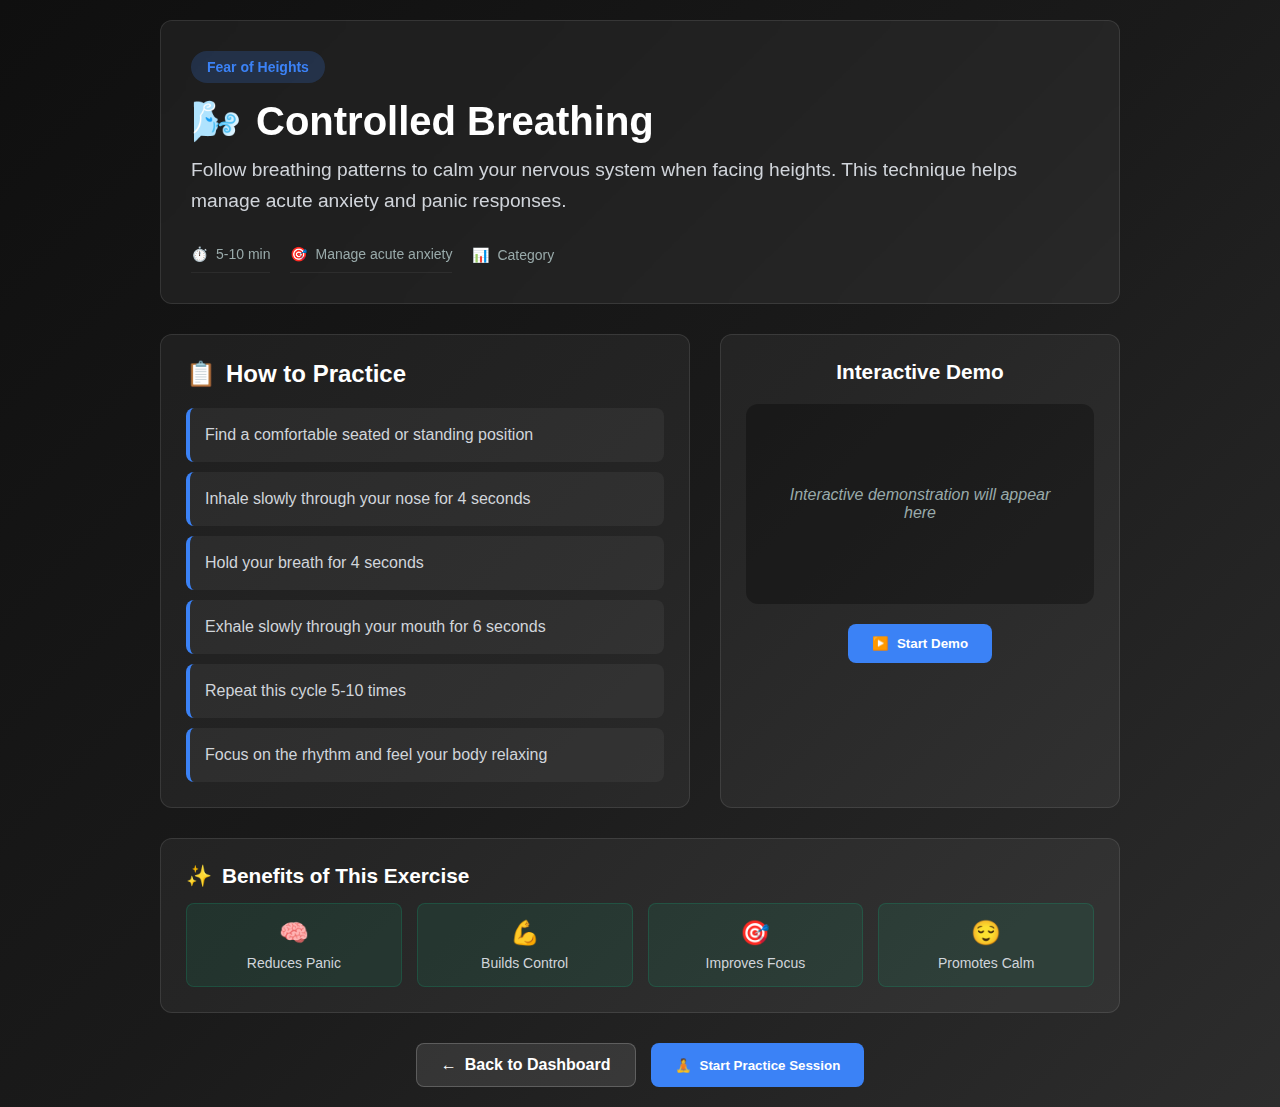
<file: exercise-detail.html>
<!DOCTYPE html>
<html lang="en">

<head>
  <meta charset="UTF-8" />
  <meta name="viewport" content="width=device-width, initial-scale=1.0" />
  <title>NeuroVR - Exercise Detail</title>
  <link rel="stylesheet" href="styles.css" />
  <style>
    .exercise-detail-container {
      max-width: 1000px;
      margin: 0 auto;
      padding: 20px;
      min-height: 100vh;
    }

    .exercise-header {
      background: rgba(255, 255, 255, 0.05);
      border-radius: 12px;
      padding: 30px;
      margin-bottom: 30px;
      border: 1px solid rgba(255, 255, 255, 0.1);
      backdrop-filter: blur(10px);
    }

    .exercise-title {
      font-size: 2.5rem;
      font-weight: 800;
      color: #fff;
      margin-bottom: 10px;
      display: flex;
      align-items: center;
      gap: 15px;
    }

    .exercise-category {
      background: rgba(59, 130, 246, 0.2);
      color: #3b82f6;
      padding: 8px 16px;
      border-radius: 20px;
      font-size: 14px;
      font-weight: 600;
      display: inline-block;
      margin-bottom: 15px;
    }

    .exercise-description {
      font-size: 1.2rem;
      color: #d1d5db;
      line-height: 1.6;
      margin-bottom: 20px;
    }

    .exercise-stats {
      display: flex;
      gap: 20px;
      flex-wrap: wrap;
    }

    .stat-item {
      display: flex;
      align-items: center;
      gap: 8px;
      color: #9aa;
      font-size: 14px;
    }

    .exercise-content {
      display: grid;
      grid-template-columns: 1fr 400px;
      gap: 30px;
      margin-bottom: 30px;
    }

    .exercise-instructions {
      background: rgba(255, 255, 255, 0.05);
      border-radius: 12px;
      padding: 25px;
      border: 1px solid rgba(255, 255, 255, 0.1);
    }

    .instructions-title {
      font-size: 1.5rem;
      font-weight: 700;
      color: #fff;
      margin-bottom: 20px;
      display: flex;
      align-items: center;
      gap: 10px;
    }

    .instructions-list {
      list-style: none;
      padding: 0;
      margin: 0;
    }

    .instructions-list li {
      background: rgba(255, 255, 255, 0.05);
      border-radius: 8px;
      padding: 15px;
      margin-bottom: 10px;
      border-left: 4px solid #3b82f6;
      color: #d1d5db;
      line-height: 1.5;
    }

    .instructions-list li:last-child {
      margin-bottom: 0;
    }

    .exercise-demo {
      background: rgba(255, 255, 255, 0.05);
      border-radius: 12px;
      padding: 25px;
      border: 1px solid rgba(255, 255, 255, 0.1);
      text-align: center;
    }

    .demo-title {
      font-size: 1.3rem;
      font-weight: 600;
      color: #fff;
      margin-bottom: 20px;
    }

    .demo-container {
      background: rgba(0, 0, 0, 0.3);
      border-radius: 12px;
      padding: 30px;
      margin-bottom: 20px;
      min-height: 200px;
      display: flex;
      align-items: center;
      justify-content: center;
    }

    .demo-placeholder {
      color: #9aa;
      font-style: italic;
    }

    .exercise-benefits {
      background: rgba(255, 255, 255, 0.05);
      border-radius: 12px;
      padding: 25px;
      border: 1px solid rgba(255, 255, 255, 0.1);
      margin-bottom: 30px;
    }

    .benefits-title {
      font-size: 1.3rem;
      font-weight: 600;
      color: #fff;
      margin-bottom: 15px;
      display: flex;
      align-items: center;
      gap: 10px;
    }

    .benefits-grid {
      display: grid;
      grid-template-columns: repeat(auto-fit, minmax(200px, 1fr));
      gap: 15px;
    }

    .benefit-item {
      background: rgba(16, 185, 129, 0.1);
      border: 1px solid rgba(16, 185, 129, 0.2);
      border-radius: 8px;
      padding: 15px;
      text-align: center;
    }

    .benefit-icon {
      font-size: 24px;
      margin-bottom: 8px;
    }

    .benefit-text {
      color: #d1d5db;
      font-size: 14px;
      font-weight: 500;
    }

    .action-buttons {
      display: flex;
      gap: 15px;
      justify-content: center;
      margin-top: 30px;
    }

    .btn {
      padding: 12px 24px;
      border: none;
      border-radius: 8px;
      font-weight: 600;
      cursor: pointer;
      transition: all 0.3s ease;
      text-decoration: none;
      display: inline-flex;
      align-items: center;
      gap: 8px;
    }

    .btn-primary {
      background: #3b82f6;
      color: white;
    }

    .btn-secondary {
      background: rgba(255, 255, 255, 0.1);
      color: #fff;
      border: 1px solid rgba(255, 255, 255, 0.2);
    }

    .btn:hover {
      transform: translateY(-2px);
      box-shadow: 0 4px 12px rgba(0, 0, 0, 0.3);
    }

    .btn-primary:hover {
      background: #2563eb;
    }

    .btn-secondary:hover {
      background: rgba(255, 255, 255, 0.2);
    }

    @media (max-width: 768px) {
      .exercise-content {
        grid-template-columns: 1fr;
      }
      
      .exercise-title {
        font-size: 2rem;
      }
      
      .action-buttons {
        flex-direction: column;
        align-items: center;
      }
    }
  </style>
</head>

<body>
  <div class="exercise-detail-container">
    <!-- Exercise Header -->
    <div class="exercise-header">
      <div class="exercise-category" id="exerciseCategory">Therapeutic Exercise</div>
      <h1 class="exercise-title" id="exerciseTitle">
        <span id="exerciseIcon">🧘</span>
        Exercise Title
      </h1>
      <p class="exercise-description" id="exerciseDescription">
        Exercise description will be loaded here based on the selected exercise.
      </p>
      <div class="exercise-stats">
        <div class="stat-item">
          <span>⏱️</span>
          <span id="exerciseDuration">5-15 min</span>
        </div>
        <div class="stat-item">
          <span>🎯</span>
          <span id="exercisePurpose">Purpose</span>
        </div>
        <div class="stat-item">
          <span>📊</span>
          <span id="exerciseCategory">Category</span>
        </div>
      </div>
    </div>

    <!-- Exercise Content -->
    <div class="exercise-content">
      <div class="exercise-instructions">
        <h2 class="instructions-title">
          <span>📋</span>
          How to Practice
        </h2>
        <ol class="instructions-list" id="exerciseInstructions">
          <li>Instructions will be loaded here based on the selected exercise.</li>
        </ol>
      </div>

      <div class="exercise-demo">
        <h3 class="demo-title">Interactive Demo</h3>
        <div class="demo-container" id="demoContainer">
          <div class="demo-placeholder">
            Interactive demonstration will appear here
          </div>
        </div>
        <button class="btn btn-primary" id="startDemoBtn">
          <span>▶️</span>
          Start Demo
        </button>
      </div>
    </div>

    <!-- Exercise Benefits -->
    <div class="exercise-benefits">
      <h2 class="benefits-title">
        <span>✨</span>
        Benefits of This Exercise
      </h2>
      <div class="benefits-grid" id="benefitsGrid">
        <div class="benefit-item">
          <div class="benefit-icon">🧠</div>
          <div class="benefit-text">Reduces Anxiety</div>
        </div>
        <div class="benefit-item">
          <div class="benefit-icon">💪</div>
          <div class="benefit-text">Builds Resilience</div>
        </div>
        <div class="benefit-item">
          <div class="benefit-icon">🎯</div>
          <div class="benefit-text">Improves Focus</div>
        </div>
        <div class="benefit-item">
          <div class="benefit-icon">😌</div>
          <div class="benefit-text">Promotes Calm</div>
        </div>
      </div>
    </div>

    <!-- Action Buttons -->
    <div class="action-buttons">
      <a href="index.html" class="btn btn-secondary">
        <span>←</span>
        Back to Dashboard
      </a>
      <button class="btn btn-primary" id="practiceBtn">
        <span>🧘</span>
        Start Practice Session
      </button>
    </div>
  </div>

  <script src="exercise-detail.js"></script>
</body>

</html>
</file>
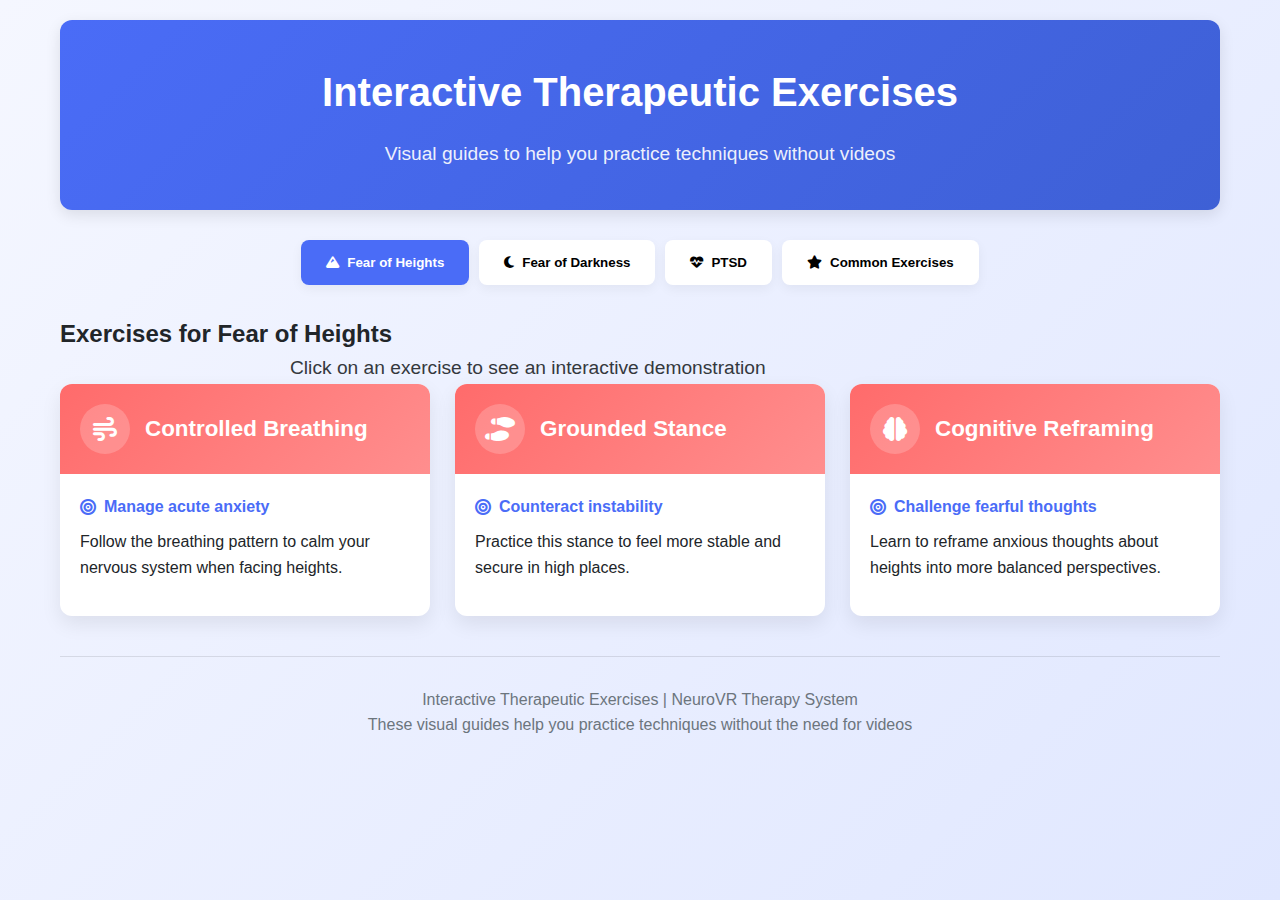
<file: exercise.html>
<!DOCTYPE html>
<html lang="en">
<head>
    <meta charset="UTF-8">
    <meta name="viewport" content="width=device-width, initial-scale=1.0">
    <title>Interactive Therapeutic Exercises</title>
    <link rel="stylesheet" href="https://cdnjs.cloudflare.com/ajax/libs/font-awesome/6.4.0/css/all.min.css">
    <style>
        * {
            margin: 0;
            padding: 0;
            box-sizing: border-box;
            font-family: 'Segoe UI', Tahoma, Geneva, Verdana, sans-serif;
        }

        :root {
            --primary: #4A6CF7;
            --secondary: #6C757D;
            --accent: #3E60D5;
            --light: #F8F9FA;
            --dark: #212529;
            --success: #47BD9A;
            --warning: #FFC107;
            --danger: #DC3545;
            --info: #17A2B8;
            --heights: #FF6B6B;
            --darkness: #4A6CF7;
            --ptsd: #47BD9A;
            --common: #6C757D;
        }

        body {
            background: linear-gradient(135deg, #f5f7ff 0%, #e0e7ff 100%);
            color: var(--dark);
            line-height: 1.6;
            min-height: 100vh;
            padding: 0;
            margin: 0;
        }

        .container {
            max-width: 1200px;
            margin: 0 auto;
            padding: 20px;
        }

        header {
            text-align: center;
            padding: 40px 20px;
            background: linear-gradient(135deg, var(--primary), var(--accent));
            color: white;
            border-radius: 12px;
            margin-bottom: 30px;
            box-shadow: 0 5px 15px rgba(0, 0, 0, 0.1);
        }

        h1 {
            font-size: 2.5rem;
            margin-bottom: 15px;
            font-weight: 700;
        }

        .subtitle {
            font-size: 1.2rem;
            opacity: 0.9;
            max-width: 700px;
            margin: 0 auto;
        }

        .tabs {
            display: flex;
            justify-content: center;
            margin-bottom: 30px;
            flex-wrap: wrap;
            gap: 10px;
        }

        .tab {
            padding: 15px 25px;
            background: white;
            border: none;
            border-radius: 8px;
            font-weight: 600;
            cursor: pointer;
            transition: all 0.3s ease;
            box-shadow: 0 4px 12px rgba(0, 0, 0, 0.05);
            display: flex;
            align-items: center;
            gap: 8px;
        }

        .tab.active {
            background: var(--primary);
            color: white;
        }

        .tab:hover:not(.active) {
            background: var(--accent);
            color: white;
        }

        .exercise-section {
            display: none;
            animation: fadeIn 0.5s ease;
        }

        .exercise-section.active {
            display: block;
        }

        .exercise-grid {
            display: grid;
            grid-template-columns: repeat(auto-fit, minmax(300px, 1fr));
            gap: 25px;
        }

        .exercise-card {
            background: white;
            border-radius: 12px;
            overflow: hidden;
            box-shadow: 0 8px 20px rgba(0, 0, 0, 0.08);
            transition: transform 0.3s ease, box-shadow 0.3s ease;
            cursor: pointer;
            height: 100%;
            display: flex;
            flex-direction: column;
        }

        .exercise-card:hover {
            transform: translateY(-5px);
            box-shadow: 0 12px 30px rgba(0, 0, 0, 0.12);
        }

        .exercise-header {
            padding: 20px;
            color: white;
            display: flex;
            align-items: center;
            gap: 15px;
        }

        .heights-header {
            background: linear-gradient(135deg, var(--heights), #FF8E8E);
        }

        .darkness-header {
            background: linear-gradient(135deg, var(--darkness), #6C8DFF);
        }

        .ptsd-header {
            background: linear-gradient(135deg, var(--ptsd), #6DDEBB);
        }

        .common-header {
            background: linear-gradient(135deg, var(--common), #8E9BA7);
        }

        .exercise-icon {
            font-size: 24px;
            width: 50px;
            height: 50px;
            border-radius: 50%;
            background: rgba(255, 255, 255, 0.2);
            display: flex;
            align-items: center;
            justify-content: center;
            flex-shrink: 0;
        }

        .exercise-title {
            font-size: 1.4rem;
            font-weight: 600;
        }

        .exercise-body {
            padding: 20px;
            flex-grow: 1;
            display: flex;
            flex-direction: column;
        }

        .exercise-purpose {
            color: var(--primary);
            font-weight: 600;
            margin-bottom: 10px;
            display: flex;
            align-items: center;
            gap: 8px;
        }

        .exercise-description {
            margin-bottom: 15px;
            color: var(--dark);
            line-height: 1.6;
            flex-grow: 1;
        }

        /* Demo Container */
        .demo-container {
            background: var(--light);
            border-radius: 12px;
            padding: 30px;
            margin-top: 30px;
            text-align: center;
            display: none;
        }

        .demo-container.active {
            display: block;
            animation: fadeIn 0.5s ease;
        }

        .demo-title {
            font-size: 1.8rem;
            margin-bottom: 20px;
            color: var(--primary);
        }

        .animation-container {
            width: 100%;
            height: 300px;
            position: relative;
            margin: 20px auto;
            display: flex;
            justify-content: center;
            align-items: center;
        }

        /* Breathing Animation */
        .breathing-circle {
            width: 100px;
            height: 100px;
            border-radius: 50%;
            background: var(--primary);
            margin: 0 auto;
            animation: breathe 8s infinite ease-in-out;
            display: flex;
            align-items: center;
            justify-content: center;
            color: white;
            font-size: 20px;
            font-weight: bold;
        }

        @keyframes breathe {
            0% { transform: scale(0.8); background: #4A6CF7; }
            25% { transform: scale(1.5); background: #3E60D5; }
            50% { transform: scale(1.5); background: #3E60D5; }
            75% { transform: scale(0.8); background: #4A6CF7; }
            100% { transform: scale(0.8); background: #4A6CF7; }
        }

        /* Grounding Animation */
        .grounding-container {
            display: flex;
            flex-direction: column;
            align-items: center;
            gap: 20px;
        }

        .foot-container {
            display: flex;
            gap: 40px;
        }

        .foot {
            width: 80px;
            height: 120px;
            background: #6C757D;
            border-radius: 40px;
            position: relative;
            animation: ground 4s infinite ease-in-out;
        }

        .foot:nth-child(2) {
            animation-delay: 0.5s;
        }

        @keyframes ground {
            0% { transform: translateY(0); }
            50% { transform: translateY(-20px); }
            100% { transform: translateY(0); }
        }

        /* Sensory Amplification */
        .sensory-container {
            display: flex;
            flex-wrap: wrap;
            gap: 20px;
            justify-content: center;
        }

        .sense {
            width: 80px;
            height: 80px;
            border-radius: 50%;
            background: var(--darkness);
            display: flex;
            align-items: center;
            justify-content: center;
            color: white;
            font-size: 24px;
            animation: pulse 2s infinite;
        }

        .sense:nth-child(2) {
            background: var(--ptsd);
            animation-delay: 0.5s;
        }

        .sense:nth-child(3) {
            background: var(--heights);
            animation-delay: 1s;
        }

        .sense:nth-child(4) {
            background: var(--common);
            animation-delay: 1.5s;
        }

        @keyframes pulse {
            0% { transform: scale(1); }
            50% { transform: scale(1.1); }
           100% { transform: scale(1); }
        }

        /* Vision Expansion */
        .vision-container {
            width: 300px;
            height: 300px;
            position: relative;
        }

        .vision-focus {
            width: 100px;
            height: 100px;
            border-radius: 50%;
            background: rgba(74, 108, 247, 0.5);
            position: absolute;
            top: 50%;
            left: 50%;
            transform: translate(-50%, -50%);
            animation: focus 6s infinite;
        }

        .vision-peripheral {
            width: 100%;
            height: 100%;
            border-radius: 50%;
            border: 2px dashed var(--darkness);
            position: absolute;
            top: 0;
            left: 0;
            animation: expand 6s infinite;
        }

        @keyframes focus {
            0%, 30% { width: 100px; height: 100px; opacity: 0.8; }
            50%, 80% { width: 200px; height: 200px; opacity: 0.4; }
            100% { width: 100px; height: 100px; opacity: 0.8; }
        }

        @keyframes expand {
            0%, 30% { width: 100%; height: 100%; opacity: 0.3; }
            50%, 80% { width: 130%; height: 130%; top: -15%; left: -15%; opacity: 0.6; }
            100% { width: 100%; height: 100%; opacity: 0.3; }
        }

        /* Light Control */
        .light-container {
            width: 300px;
            height: 200px;
            background: #000;
            border-radius: 12px;
            position: relative;
            overflow: hidden;
            margin: 0 auto;
        }

        .light-bulb {
            width: 60px;
            height: 60px;
            background: #FFD700;
            border-radius: 50%;
            position: absolute;
            top: 20px;
            left: 50%;
            transform: translateX(-50%);
            box-shadow: 0 0 50px 20px rgba(255, 215, 0, 0.5);
        }

        .light-slider {
            width: 80%;
            margin: 140px auto 0;
        }

        .light-slider input {
            width: 100%;
        }

        /* Anchoring */
        .anchoring-container {
            display: flex;
            flex-direction: column;
            gap: 15px;
            max-width: 400px;
            margin: 0 auto;
        }

        .anchor-item {
            background: white;
            padding: 15px;
            border-radius: 8px;
            box-shadow: 0 4px 10px rgba(0,0,0,0.1);
            display: flex;
            align-items: center;
            gap: 10px;
            animation: appear 0.5s forwards;
            opacity: 0;
        }

        .anchor-item:nth-child(1) { animation-delay: 0.5s; }
        .anchor-item:nth-child(2) { animation-delay: 1s; }
        .anchor-item:nth-child(3) { animation-delay: 1.5s; }
        .anchor-item:nth-child(4) { animation-delay: 2s; }
        .anchor-item:nth-child(5) { animation-delay: 2.5s; }

        @keyframes appear {
            from { opacity: 0; transform: translateY(20px); }
            to { opacity: 1; transform: translateY(0); }
        }

        /* Safe Space */
        .safe-space-container {
            width: 100%;
            height: 100%;
            background: linear-gradient(135deg, #87CEEB, #E0F7FA);
            border-radius: 12px;
            position: relative;
            overflow: hidden;
        }

        .safe-sun {
            width: 80px;
            height: 80px;
            background: #FFD700;
            border-radius: 50%;
            position: absolute;
            top: 30px;
            right: 30px;
        }

        .safe-mountain {
            width: 0;
            height: 0;
            border-left: 150px solid transparent;
            border-right: 150px solid transparent;
            border-bottom: 100px solid #4CAF50;
            position: absolute;
            bottom: 0;
            left: 50%;
            transform: translateX(-50%);
        }

        .safe-water {
            width: 100%;
            height: 50px;
            background: #2196F3;
            position: absolute;
            bottom: 0;
            left: 0;
        }

        /* Narrative */
        .narrative-container {
            max-width: 500px;
            margin: 0 auto;
        }

        .narrative-textarea {
            width: 100%;
            height: 150px;
            padding: 15px;
            border: 1px solid #ddd;
            border-radius: 8px;
            font-family: inherit;
            font-size: 16px;
            resize: none;
        }

        .narrative-button {
            margin-top: 15px;
            padding: 10px 20px;
            background: var(--ptsd);
            color: white;
            border: none;
            border-radius: 8px;
            cursor: pointer;
        }

        /* PMR */
        .pmr-container {
            display: grid;
            grid-template-columns: 1fr 1fr;
            gap: 16px;
            max-width: 420px;
            margin: 0 auto;
            align-items: stretch;
        }

        .pmr-muscle {
            padding: 15px 10px;
            background: white;
            border-radius: 8px;
            display: flex;
            flex-direction: row;
            justify-content: flex-start;
            align-items: center;
            box-shadow: 0 4px 8px rgba(0,0,0,0.1);
            animation: tense 4s infinite;
            gap: 12px;
        }

        .pmr-muscle span {
            flex: 1;
            text-align: left;
            font-weight: 500;
            font-size: 1rem;
        }

        .pmr-muscle i {
            flex-shrink: 0;
            font-size: 22px;
            margin-left: 8px;
        }

        @keyframes tense {
            0%, 60% { background: white; }
            70%, 80% { background: #FFE0B2; }
            90%, 100% { background: white; }
        }

        /* Mindful Observation */
        .observation-container {
            display: flex;
            flex-direction: column;
            align-items: center;
            gap: 20px;
        }

        .observation-object {
            width: 120px;
            height: 120px;
            background: var(--common);
            border-radius: 12px;
            position: relative;
            overflow: hidden;
        }

        .observation-details {
            position: absolute;
            bottom: 0;
            left: 0;
            right: 0;
            background: rgba(0,0,0,0.7);
            color: white;
            padding: 10px;
            transform: translateY(100%);
            transition: transform 0.5s;
        }

        .observation-object:hover .observation-details {
            transform: translateY(0);
        }

        .timer {
            font-size: 24px;
            font-weight: bold;
            color: var(--primary);
        }

        /* Back button */
        .back-button {
            padding: 12px 25px;
            background: var(--primary);
            color: white;
            border: none;
            border-radius: 8px;
            font-weight: 600;
            cursor: pointer;
            transition: all 0.3s ease;
            display: inline-flex;
            align-items: center;
            gap: 8px;
            margin-top: 20px;
        }

        .back-button:hover {
            background: var(--accent);
        }

        .footer {
            text-align: center;
            padding: 30px;
            color: var(--secondary);
            margin-top: 40px;
            border-top: 1px solid rgba(0, 0, 0, 0.1);
        }

        @keyframes fadeIn {
            from { opacity: 0; transform: translateY(10px); }
            to { opacity: 1; transform: translateY(0); }
        }

        /* Instructions styling */
        #demo-instructions {
            max-width: 700px;
            margin: 0 auto;
            text-align: left;
        }

        #demo-instructions ol {
            padding-left: 20px;
            margin: 15px 0;
        }

        #demo-instructions li {
            margin-bottom: 8px;
        }

        #demo-instructions p {
            margin-bottom: 15px;
        }

        @media (max-width: 768px) {
            .exercise-grid {
                grid-template-columns: 1fr;
            }
            
            .tabs {
                flex-direction: column;
                align-items: center;
            }
            
            .tab {
                width: 100%;
                margin-bottom: 10px;
            }
            
            h1 {
                font-size: 2rem;
            }
            
            .animation-container {
                height: 250px;
            }
            
            .vision-container {
                width: 250px;
                height: 250px;
            }
        }
    </style>
</head>
<body>
    <div class="container">
        <header>
            <h1>Interactive Therapeutic Exercises</h1>
            <p class="subtitle">Visual guides to help you practice techniques without videos</p>
        </header>

        <div class="tabs">
            <button class="tab active" data-target="heights">
                <i class="fas fa-mountain"></i> Fear of Heights
            </button>
            <button class="tab" data-target="darkness">
                <i class="fas fa-moon"></i> Fear of Darkness
            </button>
            <button class="tab" data-target="ptsd">
                <i class="fas fa-heartbeat"></i> PTSD
            </button>
            <button class="tab" data-target="common">
                <i class="fas fa-star"></i> Common Exercises
            </button>
        </div>

        <!-- FEAR OF HEIGHTS EXERCISES -->
        <div id="heights" class="exercise-section active">
            <h2>Exercises for Fear of Heights</h2>
            <p class="subtitle">Click on an exercise to see an interactive demonstration</p>
            
            <div class="exercise-grid">
                <div class="exercise-card" data-exercise="breathing">
                    <div class="exercise-header heights-header">
                        <div class="exercise-icon"><i class="fas fa-wind"></i></div>
                        <div class="exercise-title">Controlled Breathing</div>
                    </div>
                    <div class="exercise-body">
                        <div class="exercise-purpose"><i class="fas fa-bullseye"></i> Manage acute anxiety</div>
                        <div class="exercise-description">
                            <p>Follow the breathing pattern to calm your nervous system when facing heights.</p>
                        </div>
                    </div>
                </div>

                <div class="exercise-card" data-exercise="grounding">
                    <div class="exercise-header heights-header">
                        <div class="exercise-icon"><i class="fas fa-shoe-prints"></i></div>
                        <div class="exercise-title">Grounded Stance</div>
                    </div>
                    <div class="exercise-body">
                        <div class="exercise-purpose"><i class="fas fa-bullseye"></i> Counteract instability</div>
                        <div class="exercise-description">
                            <p>Practice this stance to feel more stable and secure in high places.</p>
                        </div>
                    </div>
                </div>

                <div class="exercise-card" data-exercise="reframing">
                    <div class="exercise-header heights-header">
                        <div class="exercise-icon"><i class="fas fa-brain"></i></div>
                        <div class="exercise-title">Cognitive Reframing</div>
                    </div>
                    <div class="exercise-body">
                        <div class="exercise-purpose"><i class="fas fa-bullseye"></i> Challenge fearful thoughts</div>
                        <div class="exercise-description">
                            <p>Learn to reframe anxious thoughts about heights into more balanced perspectives.</p>
                        </div>
                    </div>
                </div>
            </div>
        </div>

        <!-- FEAR OF DARKNESS EXERCISES -->
        <div id="darkness" class="exercise-section">
            <h2>Exercises for Fear of Darkness</h2>
            <p class="subtitle">Click on an exercise to see an interactive demonstration</p>
            
            <div class="exercise-grid">
                <div class="exercise-card" data-exercise="sensory">
                    <div class="exercise-header darkness-header">
                        <div class="exercise-icon"><i class="fas fa-ear"></i></div>
                        <div class="exercise-title">Sensory Amplification</div>
                    </div>
                    <div class="exercise-body">
                        <div class="exercise-purpose"><i class="fas fa-bullseye"></i> Shift focus from darkness</div>
                        <div class="exercise-description">
                            <p>Redirect attention from absence of light to other sensory experiences.</p>
                        </div>
                    </div>
                </div>

                <div class="exercise-card" data-exercise="vision">
                    <div class="exercise-header darkness-header">
                        <div class="exercise-icon"><i class="fas fa-eye"></i></div>
                        <div class="exercise-title">Peripheral Vision</div>
                    </div>
                    <div class="exercise-body">
                        <div class="exercise-purpose"><i class="fas fa-bullseye"></i> Reduce hyper-vigilance</div>
                        <div class="exercise-description">
                            <p>Expand your peripheral vision to counteract tunnel vision in darkness.</p>
                        </div>
                    </div>
                </div>

                <div class="exercise-card" data-exercise="light">
                    <div class="exercise-header darkness-header">
                        <div class="exercise-icon"><i class="fas fa-lightbulb"></i></div>
                        <div class="exercise-title">Light Control</div>
                    </div>
                    <div class="exercise-body">
                        <div class="exercise-purpose"><i class="fas fa-bullseye"></i> Build empowerment</div>
                        <div class="exercise-description">
                            <p>Gradually increase tolerance to darkness while maintaining control.</p>
                        </div>
                    </div>
                </div>
            </div>
        </div>

        <!-- PTSD EXERCISES -->
        <div id="ptsd" class="exercise-section">
            <h2>Exercises for PTSD</h2>
            <p class="subtitle">Click on an exercise to see an interactive demonstration</p>
            
            <div class="exercise-grid">
                <div class="exercise-card" data-exercise="anchoring">
                    <div class="exercise-header ptsd-header">
                        <div class="exercise-icon"><i class="fas fa-anchor"></i></div>
                        <div class="exercise-title">Present-Moment Anchoring</div>
                    </div>
                    <div class="exercise-body">
                        <div class="exercise-purpose"><i class="fas fa-bullseye"></i> Prevent flashbacks</div>
                        <div class="exercise-description">
                            <p>Re-engage with the present reality when experiencing PTSD symptoms.</p>
                        </div>
                    </div>
                </div>

                <div class="exercise-card" data-exercise="safe">
                    <div class="exercise-header ptsd-header">
                        <div class="exercise-icon"><i class="fas fa-home"></i></div>
                        <div class="exercise-title">Safe Space Visualization</div>
                    </div>
                    <div class="exercise-body">
                        <div class="exercise-purpose"><i class="fas fa-bullseye"></i> Create mental escape</div>
                        <div class="exercise-description">
                            <p>Develop and access a mental sanctuary when triggers become overwhelming.</p>
                        </div>
                    </div>
                </div>

                <div class="exercise-card" data-exercise="narrative">
                    <div class="exercise-header ptsd-header">
                        <div class="exercise-icon"><i class="fas fa-book"></i></div>
                        <div class="exercise-title">Narrative Coherence</div>
                    </div>
                    <div class="exercise-body">
                        <div class="exercise-purpose"><i class="fas fa-bullseye"></i> Process memories</div>
                        <div class="exercise-description">
                            <p>Reframe traumatic experiences as completed events rather than ongoing threats.</p>
                        </div>
                    </div>
                </div>
            </div>
        </div>

        <!-- COMMON EXERCISES -->
        <div id="common" class="exercise-section">
            <h2>Common Exercises for All Phobias</h2>
            <p class="subtitle">Click on an exercise to see an interactive demonstration</p>
            
            <div class="exercise-grid">
                <div class="exercise-card" data-exercise="diaphragmatic">
                    <div class="exercise-header common-header">
                        <div class="exercise-icon"><i class="fas fa-lungs"></i></div>
                        <div class="exercise-title">Diaphragmatic Breathing</div>
                    </div>
                    <div class="exercise-body">
                        <div class="exercise-purpose"><i class="fas fa-bullseye"></i> Regulate nervous system</div>
                        <div class="exercise-description">
                            <p>Deep breathing technique to lower baseline anxiety and manage stress.</p>
                        </div>
                    </div>
                </div>

                <div class="exercise-card" data-exercise="pmr">
                    <div class="exercise-header common-header">
                        <div class="exercise-icon"><i class="fas fa-hands"></i></div>
                        <div class="exercise-title">Muscle Relaxation</div>
                    </div>
                    <div class="exercise-body">
                        <div class="exercise-purpose"><i class="fas fa-bullseye"></i> Release tension</div>
                        <div class="exercise-description">
                            <p>Systematically tense and release muscle groups to reduce physical anxiety.</p>
                        </div>
                    </div>
                </div>

                <div class="exercise-card" data-exercise="observation">
                    <div class="exercise-header common-header">
                        <div class="exercise-icon"><i class="fas fa-binoculars"></i></div>
                        <div class="exercise-title">Mindful Observation</div>
                    </div>
                    <div class="exercise-body">
                        <div class="exercise-purpose"><i class="fas fa-bullseye"></i> Ground in present</div>
                        <div class="exercise-description">
                            <p>Divert attention from anxious thoughts to external, neutral stimuli.</p>
                        </div>
                    </div>
                </div>
            </div>
        </div>

        <!-- DEMO CONTAINER -->
        <div id="demo-container" class="demo-container">
            <h2 class="demo-title" id="demo-title">Exercise Demonstration</h2>
            <div class="animation-container" id="animation-container">
                <!-- Animation will be inserted here by JavaScript -->
            </div>
            <div id="demo-instructions">
                <!-- Instructions will be inserted here by JavaScript -->
            </div>
            <button class="back-button" id="back-button"><i class="fas fa-arrow-left"></i> Back to Exercises</button>
        </div>

        <div class="footer">
            <p>Interactive Therapeutic Exercises | NeuroVR Therapy System</p>
            <p>These visual guides help you practice techniques without the need for videos</p>
        </div>
    </div>

    <script>
        document.addEventListener('DOMContentLoaded', function() {
            // Tab functionality
            const tabs = document.querySelectorAll('.tab');
            const sections = document.querySelectorAll('.exercise-section');
            const demoContainer = document.getElementById('demo-container');
            const animationContainer = document.getElementById('animation-container');
            const demoTitle = document.getElementById('demo-title');
            const demoInstructions = document.getElementById('demo-instructions');
            const backButton = document.getElementById('back-button');
            
            // Track active tab
            let activeTab = 'heights';
            
            tabs.forEach(tab => {
                tab.addEventListener('click', () => {
                    const target = tab.getAttribute('data-target');
                    activeTab = target;
                    
                    // Update active tab
                    tabs.forEach(t => t.classList.remove('active'));
                    tab.classList.add('active');
                    
                    // Show target section
                    sections.forEach(section => {
                        section.classList.remove('active');
                        if (section.id === target) {
                            section.classList.add('active');
                        }
                    });
                    
                    // Hide demo container if showing
                    demoContainer.classList.remove('active');
                });
            });
            
            // Exercise card click functionality
            const exerciseCards = document.querySelectorAll('.exercise-card');
            exerciseCards.forEach(card => {
                card.addEventListener('click', () => {
                    const exercise = card.getAttribute('data-exercise');
                    showExerciseDemo(exercise);
                });
            });
            
            // Back button functionality
            backButton.addEventListener('click', () => {
                demoContainer.classList.remove('active');
                
                // Show the previously active tab section
                sections.forEach(section => {
                    section.classList.remove('active');
                    if (section.id === activeTab) {
                        section.classList.add('active');
                    }
                });
                
                // Scroll to the top of the exercises section
                document.querySelector('#' + activeTab).scrollIntoView({ behavior: 'smooth' });
            });
            
            // Function to show exercise demonstration
            function showExerciseDemo(exercise) {
                // Hide all exercise sections
                sections.forEach(section => {
                    section.classList.remove('active');
                });
                
                // Show demo container
                demoContainer.classList.add('active');
                
                // Clear previous animation
                animationContainer.innerHTML = '';
                demoInstructions.innerHTML = '';
                
                // Set up the specific exercise demo
                switch(exercise) {
                    case 'breathing':
                        demoTitle.textContent = 'Controlled Breathing Exercise';
                        animationContainer.innerHTML = `
                            <div class="breathing-circle" id="breathing-circle">INHALE</div>
                        `;
                        demoInstructions.innerHTML = `
                            <p>Follow the animation to practice controlled breathing:</p>
                            <ol>
                                <li>Inhale slowly for 4 seconds as the circle expands</li>
                                <li>Hold your breath for 4 seconds while the circle remains large</li>
                                <li>Exhale slowly for 6 seconds as the circle contracts</li>
                                <li>Repeat this cycle 5-10 times</li>
                            </ol>
                            <p>This technique helps calm your nervous system during anxious moments.</p>
                        `;
                        // Controlled Breathing: INHALE (0-4s), HOLD (4-8s), EXHALE (8-14s)
                        const breathingCircle = document.getElementById('breathing-circle');
                        const updateBreathText = () => {
                            const time = Date.now() % 14000;
                            if (time < 4000) {
                                breathingCircle.textContent = 'INHALE';
                            } else if (time < 8000) {
                                breathingCircle.textContent = 'HOLD';
                            } else {
                                breathingCircle.textContent = 'EXHALE';
                            }
                            requestAnimationFrame(updateBreathText);
                        };
                        updateBreathText();
                        break;
                        
                    case 'grounding':
                        demoTitle.textContent = 'Grounded Stance Practice';
                        animationContainer.innerHTML = `
                            <div class="grounding-container">
                                <div class="foot-container">
                                    <div class="foot"></div>
                                    <div class="foot"></div>
                                </div>
                                <div class="balance-indicator">
                                    <i class="fas fa-circle" style="font-size: 48px; color: #47BD9A;"></i>
                                </div>
                            </div>
                        `;
                        demoInstructions.innerHTML = `
                            <p>Practice this grounding stance to feel more stable:</p>
                            <ol>
                                <li>Stand with your feet shoulder-width apart</li>
                                <li>Distribute your weight evenly between both feet</li>
                                <li>Feel the connection between your feet and the ground</li>
                                <li>Slightly bend your knees to improve stability</li>
                                <li>Practice shifting weight gently from side to side</li>
                            </ol>
                            <p>This exercise helps counteract feelings of instability when at heights.</p>
                        `;
                        break;
                        
                    case 'reframing':
                        demoTitle.textContent = 'Cognitive Reframing Exercise';
                        animationContainer.innerHTML = `
                            <div style="width: 100%; max-width: 400px;">
                                <div style="background: #FF6B6B; color: white; padding: 20px; border-radius: 12px; margin-bottom: 20px; transition: all 0.5s ease;">
                                    <p style="font-weight: bold; margin: 0;">"I'm going to fall!"</p>
                                </div>
                                <div style="font-size: 48px; margin: 20px 0;">
                                    <i class="fas fa-arrow-down"></i>
                                </div>
                                <div style="background: #47BD9A; color: white; padding: 20px; border-radius: 12px; transition: all 0.5s ease;">
                                    <p style="font-weight: bold; margin: 0;">"I'm safe and secure on this stable surface."</p>
                                </div>
                            </div>
                        `;
                        demoInstructions.innerHTML = `
                            <p>Practice reframing anxious thoughts about heights:</p>
                            <ol>
                                <li>Identify the anxious thought (e.g., "I'm going to fall!")</li>
                                <li>Challenge its validity - is there evidence for this thought?</li>
                                <li>Replace it with a more balanced, realistic thought</li>
                                <li>Repeat the new thought several times to reinforce it</li>
                            </ol>
                            <p>This technique helps rewire your brain's response to height-related stimuli.</p>
                        `;
                        break;
                        
                    case 'sensory':
                        demoTitle.textContent = 'Sensory Amplification Exercise';
                        animationContainer.innerHTML = `
                            <div class="sensory-container">
                                <div class="sense"><i class="fas fa-ear"></i></div>
                                <div class="sense"><i class="fas fa-hand"></i></div>
                                <div class="sense"><i class="fas fa-eye"></i></div>
                                <div class="sense"><i class="fas fa-wind"></i></div>
                            </div>
                        `;
                        demoInstructions.innerHTML = `
                            <p>Practice shifting focus from darkness to other senses:</p>
                            <ol>
                                <li>Close your eyes and focus on ambient sounds around you</li>
                                <li>Identify and name each sound you can detect</li>
                                <li>Pay attention to tactile sensations (clothing, chair, etc.)</li>
                                <li>Notice your breathing rhythm and body temperature</li>
                                <li>Describe these sensations to yourself mentally</li>
                            </ol>
                            <p>This technique helps redirect attention from fear of darkness to neutral sensory experiences.</p>
                        `;
                        break;
                        
                    case 'vision':
                        demoTitle.textContent = 'Peripheral Vision Expansion';
                        animationContainer.innerHTML = `
                            <div class="vision-container">
                                <div class="vision-peripheral"></div>
                                <div class="vision-focus"></div>
                            </div>
                        `;
                        demoInstructions.innerHTML = `
                            <p>Practice expanding your peripheral vision:</p>
                            <ol>
                                <li>Consciously relax your gaze in the dark environment</li>
                                <li>Try to notice the outermost edges of your visual field</li>
                                <li>Without moving your eyes, expand your awareness</li>
                                <li>Practice soft focus rather than intense staring</li>
                                <li>Notice how this reduces feelings of tension</li>
                            </ol>
                            <p>This exercise helps counter the narrowed focus that often occurs in darkness.</p>
                        `;
                        break;
                        
                    case 'light':
                        demoTitle.textContent = 'Gradual Light Control Exposure';
                        animationContainer.innerHTML = `
                            <div class="light-container">
                                <div class="light-bulb"></div>
                                <div class="light-slider">
                                    <input type="range" min="0" max="100" value="100" id="light-slider">
                                </div>
                            </div>
                        `;
                        demoInstructions.innerHTML = `
                            <p>Practice gradually increasing tolerance to darkness:</p>
                            <ol>
                                <li>Use the slider to adjust the light intensity</li>
                                <li>Start with maximum brightness and get comfortable</li>
                                <li>Gradually decrease the light in small steps</li>
                                <li>Stay at each level until your anxiety reduces</li>
                                <li>If overwhelmed, return to a brighter level</li>
                            </ol>
                            <p>This technique builds empowerment and sense of agency in dark environments.</p>
                        `;
                        
                        // Add functionality to the light slider
                        const lightSlider = document.getElementById('light-slider');
                        const lightBulb = document.querySelector('.light-bulb');
                        lightSlider.addEventListener('input', function() {
                            const value = this.value;
                            lightBulb.style.boxShadow = `0 0 ${value/2}px ${value/5}px rgba(255, 215, 0, ${value/200})`;
                            lightBulb.style.opacity = value/100;
                        });
                        break;
                        
                    case 'anchoring':
                        demoTitle.textContent = 'Present-Moment Anchoring';
                        animationContainer.innerHTML = `
                            <div class="anchoring-container">
                                <div class="anchor-item">
                                    <i class="fas fa-1" style="color: var(--ptsd);"></i>
                                    <span>Name three things you can feel right now</span>
                                </div>
                                <div class="anchor-item">
                                    <i class="fas fa-2" style="color: var(--ptsd);"></i>
                                    <span>Identify two things you can hear</span>
                                </div>
                                <div class="anchor-item">
                                    <i class="fas fa-3" style="color: var(--ptsd);"></i>
                                    <span>Notice one thing you can see in detail</span>
                                </div>
                                <div class="anchor-item">
                                    <i class="fas fa-4" style="color: var(--ptsd);"></i>
                                    <span>Focus on your breath moving in and out</span>
                                </div>
                                <div class="anchor-item">
                                    <i class="fas fa-5" style="color: var(--ptsd);"></i>
                                    <span>Repeat a grounding phrase: "I am here now"</span>
                                </div>
                            </div>
                        `;
                        demoInstructions.innerHTML = `
                            <p>Use this technique to re-engage with the present reality:</p>
                            <ol>
                                <li>Practice this sequence when you feel symptoms arising</li>
                                <li>Go through each step deliberately and mindfully</li>
                                <li>Spend at least 10-15 seconds on each step</li>
                                <li>Repeat the sequence if needed until you feel grounded</li>
                            </ol>
                            <p>This emergency technique helps prevent or interrupt flashbacks and dissociation.</p>
                        `;
                        break;
                        
                    case 'safe':
                        demoTitle.textContent = 'Safe Space Visualization';
                        animationContainer.innerHTML = `
                            <div class="safe-space-container">
                                <div class="safe-sun"></div>
                                <div class="safe-mountain"></div>
                                <div class="safe-water"></div>
                            </div>
                        `;
                        demoInstructions.innerHTML = `
                            <p>Practice creating and accessing your mental safe space:</p>
                            <ol>
                                <li>Before sessions, practice visualizing a detailed safe place</li>
                                <li>Include all sensory details (sights, sounds, smells)</li>
                                <li>During distress, close your eyes and visit this mental space</li>
                                <li>Stay there until your physiology calms down</li>
                                <li>Return to the present feeling more regulated</li>
                            </ol>
                            <p>This exercise helps create a mental escape hatch during overwhelm.</p>
                        `;
                        break;
                        
                    case 'narrative':
                        demoTitle.textContent = 'Narrative Coherence Prompting';
                        animationContainer.innerHTML = `
                            <div class="narrative-container">
                                <textarea class="narrative-textarea" placeholder="Describe what happened in the third person..."></textarea>
                                <button class="narrative-button">Save Narrative</button>
                            </div>
                        `;
                        demoInstructions.innerHTML = `
                            <p>Practice processing experiences through narrative:</p>
                            <ol>
                                <li>After an exposure segment, verbally narrate what happened</li>
                                <li>Use the third person (e.g., "The person in the scenario...")</li>
                                <li>Describe events in chronological order</li>
                                <li>Focus on facts rather than emotions</li>
                                <li>End with a statement about safety in the present</li>
                            </ol>
                            <p>This technique helps reframe traumatic experiences as completed events.</p>
                        `;
                        break;
                        
                    case 'diaphragmatic':
                        demoTitle.textContent = 'Diaphragmatic Breathing';
                        animationContainer.innerHTML = `
                            <div class="breathing-circle" id="diaphragmatic-circle">INHALE</div>
                        `;
                        demoInstructions.innerHTML = `
                            <p>Practice diaphragmatic breathing to regulate your nervous system:</p>
                            <ol>
                                <li>Place one hand on your chest, the other on your abdomen</li>
                                <li>Inhale slowly through your nose for 4 seconds</li>
                                <li>Feel your abdomen expand while your chest remains still</li>
                                <li>Hold for 4 seconds</li>
                                <li>Exhale slowly through your mouth for 6 seconds</li>
                                <li>Repeat for 5-10 cycles, multiple times daily</li>
                            </ol>
                            <p>This is the foundational breathing technique for anxiety management.</p>
                        `;
                        // Diaphragmatic Breathing: INHALE (0-4s), HOLD (4-8s), EXHALE (8-14s)
                        const diaphragmaticCircle = document.getElementById('diaphragmatic-circle');
                        const updateDiaphragmaticText = () => {
                            const time = Date.now() % 14000;
                            if (time < 4000) {
                                diaphragmaticCircle.textContent = 'INHALE';
                            } else if (time < 8000) {
                                diaphragmaticCircle.textContent = 'HOLD';
                            } else {
                                diaphragmaticCircle.textContent = 'EXHALE';
                            }
                            requestAnimationFrame(updateDiaphragmaticText);
                        };
                        updateDiaphragmaticText();
                        break;
                        
                    case 'pmr':
                        demoTitle.textContent = 'Progressive Muscle Relaxation';
                        animationContainer.innerHTML = `
                            <div class="pmr-container">
                                <div class="pmr-muscle">
                                    <span>Feet</span>
                                    <i class="fas fa-foot" style="color: var(--common);"></i>
                                </div>
                                <div class="pmr-muscle">
                                    <span>Calves</span>
                                    <i class="fas fa-leg" style="color: var(--common);"></i>
                                </div>
                                <div class="pmr-muscle">
                                    <span>Thighs</span>
                                    <i class="fas fa-walking" style="color: var(--common);"></i>
                                </div>
                                <div class="pmr-muscle">
                                    <span>Hands & Arms</span>
                                    <i class="fas fa-hand-paper" style="color: var(--common);"></i>
                                </div>
                                <div class="pmr-muscle">
                                    <span>Shoulders & Neck</span>
                                    <i class="fas fa-user" style="color: var(--common);"></i>
                                </div>
                                <div class="pmr-muscle">
                                    <span>Face</span>
                                    <i class="fas fa-smile" style="color: var(--common);"></i>
                                </div>
                            </div>
                        `;
                        demoInstructions.innerHTML = `
                            <p>Practice progressive muscle relaxation to release tension:</p>
                            <ol>
                                <li>Start with your feet, tense muscles for 5 seconds</li>
                                <li>Release suddenly and notice the sensation of relaxation</li>
                                <li>Move upward to calves, thighs, abdomen, hands, arms</li>
                                <li>Continue to shoulders, neck, and facial muscles</li>
                                <li>Practice daily for 10-15 minutes</li>
                            </ol>
                            <p>This technique helps recognize and release muscle tension that accompanies anxiety.</p>
                        `;
                        break;
                        
                    case 'observation':
                        demoTitle.textContent = 'Mindful Observation';
                        animationContainer.innerHTML = `
                            <div class="observation-container">
                                <div class="observation-object">
                                    <div class="observation-details">
                                        <p>Texture: Smooth</p>
                                        <p>Color: Blue</p>
                                        <p>Shape: Rectangular</p>
                                    </div>
                                </div>
                                <div class="timer">02:00</div>
                            </div>
                        `;
                        demoInstructions.innerHTML = `
                            <p>Practice mindful observation to ground in the present:</p>
                            <ol>
                                <li>Select a neutral object in your environment</li>
                                <li>Focus on it intently for 1-2 minutes</li>
                                <li>Notice its color, shape, texture, and other qualities</li>
                                <li>If your mind wanders, gently return focus to the object</li>
                                <li>Practice this daily with different objects</li>
                            </ol>
                            <p>This mindfulness practice diverts attention from internal anxious thoughts.</p>
                        `;
                        
                        // Timer functionality
                        let timeLeft = 120;
                        const timerElement = document.querySelector('.timer');
                        const timerInterval = setInterval(() => {
                            timeLeft--;
                            const minutes = Math.floor(timeLeft / 60);
                            const seconds = timeLeft % 60;
                            timerElement.textContent = `${minutes.toString().padStart(2, '0')}:${seconds.toString().padStart(2, '0')}`;
                            
                            if (timeLeft <= 0) {
                                clearInterval(timerInterval);
                                timerElement.textContent = "Time's up!";
                            }
                        }, 1000);
                        break;
                }
                
                // Scroll to demo container
                demoContainer.scrollIntoView({ behavior: 'smooth' });
            }
        });
    </script>
</body>
</html>
</file>
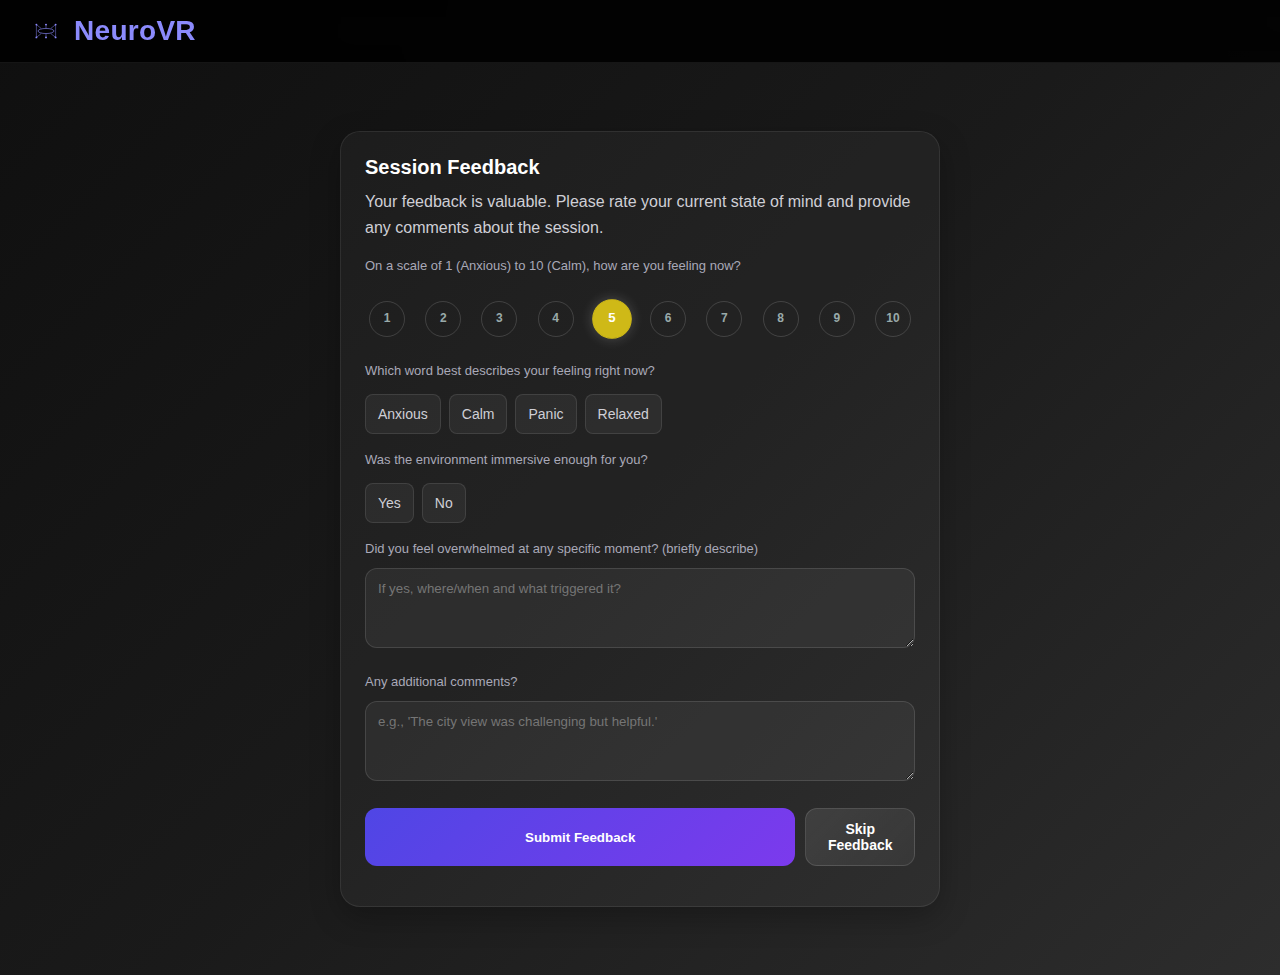
<file: feedback.html>
<!DOCTYPE html>
<html lang="en">

<head>
  <meta charset="UTF-8" />
  <meta name="viewport" content="width=device-width, initial-scale=1.0" />
  <title>NeuroVR - Session Feedback</title>
  <link rel="stylesheet" href="styles.css" />
</head>

<body>
  <div class="navbar">
    <div class="logo">
      <div class="logo-icon"></div>NeuroVR
    </div>
  </div>

  <div class="container">
    <div class="card" style="max-width: 600px; margin: 40px auto;">
      <div class="modal-header">
        <div class="modal-title">Session Feedback</div>
      </div>
      <div class="modal-body">
        <p>Your feedback is valuable. Please rate your current state of mind and provide any comments about the
          session.</p>
        <form id="feedbackForm">
          <label class="stat-label" style="display:block; margin-top:16px; margin-bottom: 8px;">On a scale of 1 (Anxious)
            to
            10 (Calm), how are you feeling now?</label>
          <div class="mood-scale" id="moodScale">
            <!-- Numbers 1 to 10 for the mood scale -->
          </div>

          <!-- Additional feedback options -->
          <label class="stat-label" style="display:block; margin-top:16px; margin-bottom: 8px;">Which word best describes
            your feeling right now?</label>
          <div class="option-buttons">
            <label class="option-btn">
              <input type="radio" name="feeling" value="Anxious" checked>
              <span>Anxious</span>
            </label>
            <label class="option-btn">
              <input type="radio" name="feeling" value="Calm">
              <span>Calm</span>
            </label>
            <label class="option-btn">
              <input type="radio" name="feeling" value="Panic">
              <span>Panic</span>
            </label>
            <label class="option-btn">
              <input type="radio" name="feeling" value="Relaxed">
              <span>Relaxed</span>
            </label>
          </div>

          <label class="stat-label" style="display:block; margin-top:16px; margin-bottom: 8px;">Was the environment
            immersive enough for you?</label>
          <div class="option-buttons">
            <label class="option-btn">
              <input type="radio" name="immersive" value="Yes" checked>
              <span>Yes</span>
            </label>
            <label class="option-btn">
              <input type="radio" name="immersive" value="No">
              <span>No</span>
            </label>
          </div>

          <label class="stat-label" style="display:block; margin-top:16px; margin-bottom: 8px;">Did you feel overwhelmed
            at any specific moment? (briefly describe)</label>
          <textarea id="overwhelmedText" name="overwhelmed" class="feedback-textarea"
            placeholder="If yes, where/when and what triggered it?"></textarea>

          <label class="stat-label" style="display:block; margin-top:16px; margin-bottom: 8px;">Any additional
            comments?</label>
          <textarea id="feedbackComments" class="feedback-textarea"
            placeholder="e.g., 'The city view was challenging but helpful.'"></textarea>

          <div style="display: flex; gap: 10px; margin-top: 20px;">
            <button type="submit" class="start-session-btn">Submit Feedback</button>
            <button type="button" class="action-btn" onclick="window.location.href='index.html'">Skip Feedback</button>
          </div>
        </form>
      </div>
    </div>
  </div>

  <script src="feedback.js"></script>
  <script>
    // Apply saved theme so styles match navigation from other pages
    document.addEventListener('DOMContentLoaded', () => {
      const savedTheme = localStorage.getItem('theme');
      if (savedTheme === 'light') {
        document.body.classList.add('light-theme');
      } else {
        document.body.classList.remove('light-theme');
      }
    });
  </script>
</body>

</html>
</file>
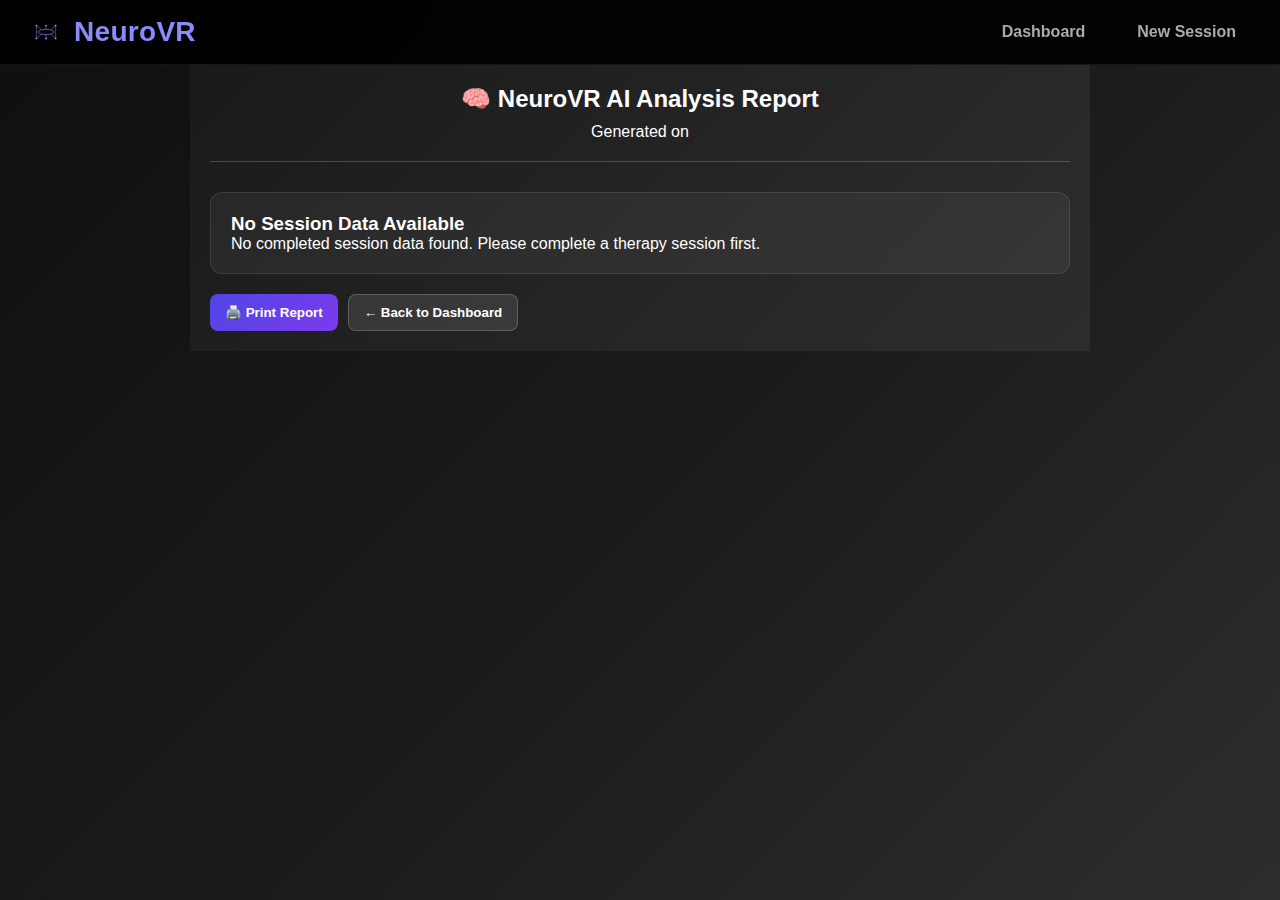
<file: report.html>
<!DOCTYPE html>
<html lang="en">

<head>
  <meta charset="UTF-8" />
  <meta name="viewport" content="width=device-width, initial-scale=1.0" />
  <title>NeuroVR - AI Session Report</title>
  <link rel="stylesheet" href="styles.css" />
  <style>
    .report-container {
      max-width: 900px;
      margin: 0 auto;
      padding: 20px;
      background: linear-gradient(135deg, #1a1a1a 0%, #2d2d2d 100%);
      color: white;
    }

    .report-header {
      text-align: center;
      margin-bottom: 30px;
      border-bottom: 1px solid rgba(255, 255, 255, 0.2);
      padding-bottom: 20px;
    }

    .report-logo {
      font-size: 24px;
      font-weight: bold;
      margin-bottom: 10px;
    }

    .report-section {
      background: rgba(255, 255, 255, 0.05);
      border-radius: 12px;
      padding: 20px;
      margin: 20px 0;
      border: 1px solid rgba(255, 255, 255, 0.1);
    }

    .report-metric {
      display: flex;
      justify-content: space-between;
      margin: 10px 0;
      padding: 8px 0;
      border-bottom: 1px solid rgba(255, 255, 255, 0.1);
    }

    .report-score {
      font-weight: bold;
      color: #4f46e5;
    }

    .report-recommendation {
      background: rgba(16, 185, 129, 0.1);
      border-left: 4px solid #10b981;
      padding: 15px;
      margin: 15px 0;
      border-radius: 0 8px 8px 0;
    }

    .feedback-section {
      background: rgba(139, 138, 252, 0.1);
      border-left: 4px solid var(--primary-color);
    }

    .report-actions {
      display: flex;
      gap: 10px;
      margin-top: 20px;
    }

    .report-btn {
      padding: 10px 15px;
      border-radius: 8px;
      border: none;
      cursor: pointer;
      font-weight: 600;
    }

    .primary-btn {
      background: var(--primary-gradient);
      color: white;
    }

    .secondary-btn {
      background: rgba(255, 255, 255, 0.1);
      color: white;
      border: 1px solid rgba(255, 255, 255, 0.2);
    }
  </style>
</head>

<body>
  <div class="navbar">
    <div class="logo">
      <div class="logo-icon"></div>NeuroVR
    </div>
    <div class="nav-links">
      <a href="index.html" class="nav-link">Dashboard</a>
      <a href="video-session.html" class="nav-link">New Session</a>
    </div>
  </div>

  <div class="report-container">
    <div class="report-header">
      <div class="report-logo">🧠 NeuroVR AI Analysis Report</div>
      <div>Generated on <span id="report-date"></span></div>
    </div>

    <div id="report-content">
      <!-- Report content will be generated by JavaScript -->
    </div>

    <div class="report-actions">
      <button class="report-btn primary-btn" onclick="window.print()">🖨️ Print Report</button>
      <button class="report-btn secondary-btn" onclick="window.location.href='index.html'">← Back to Dashboard</button>
    </div>
  </div>

  <script src="report.js"></script>
</body>

</html>
</file>
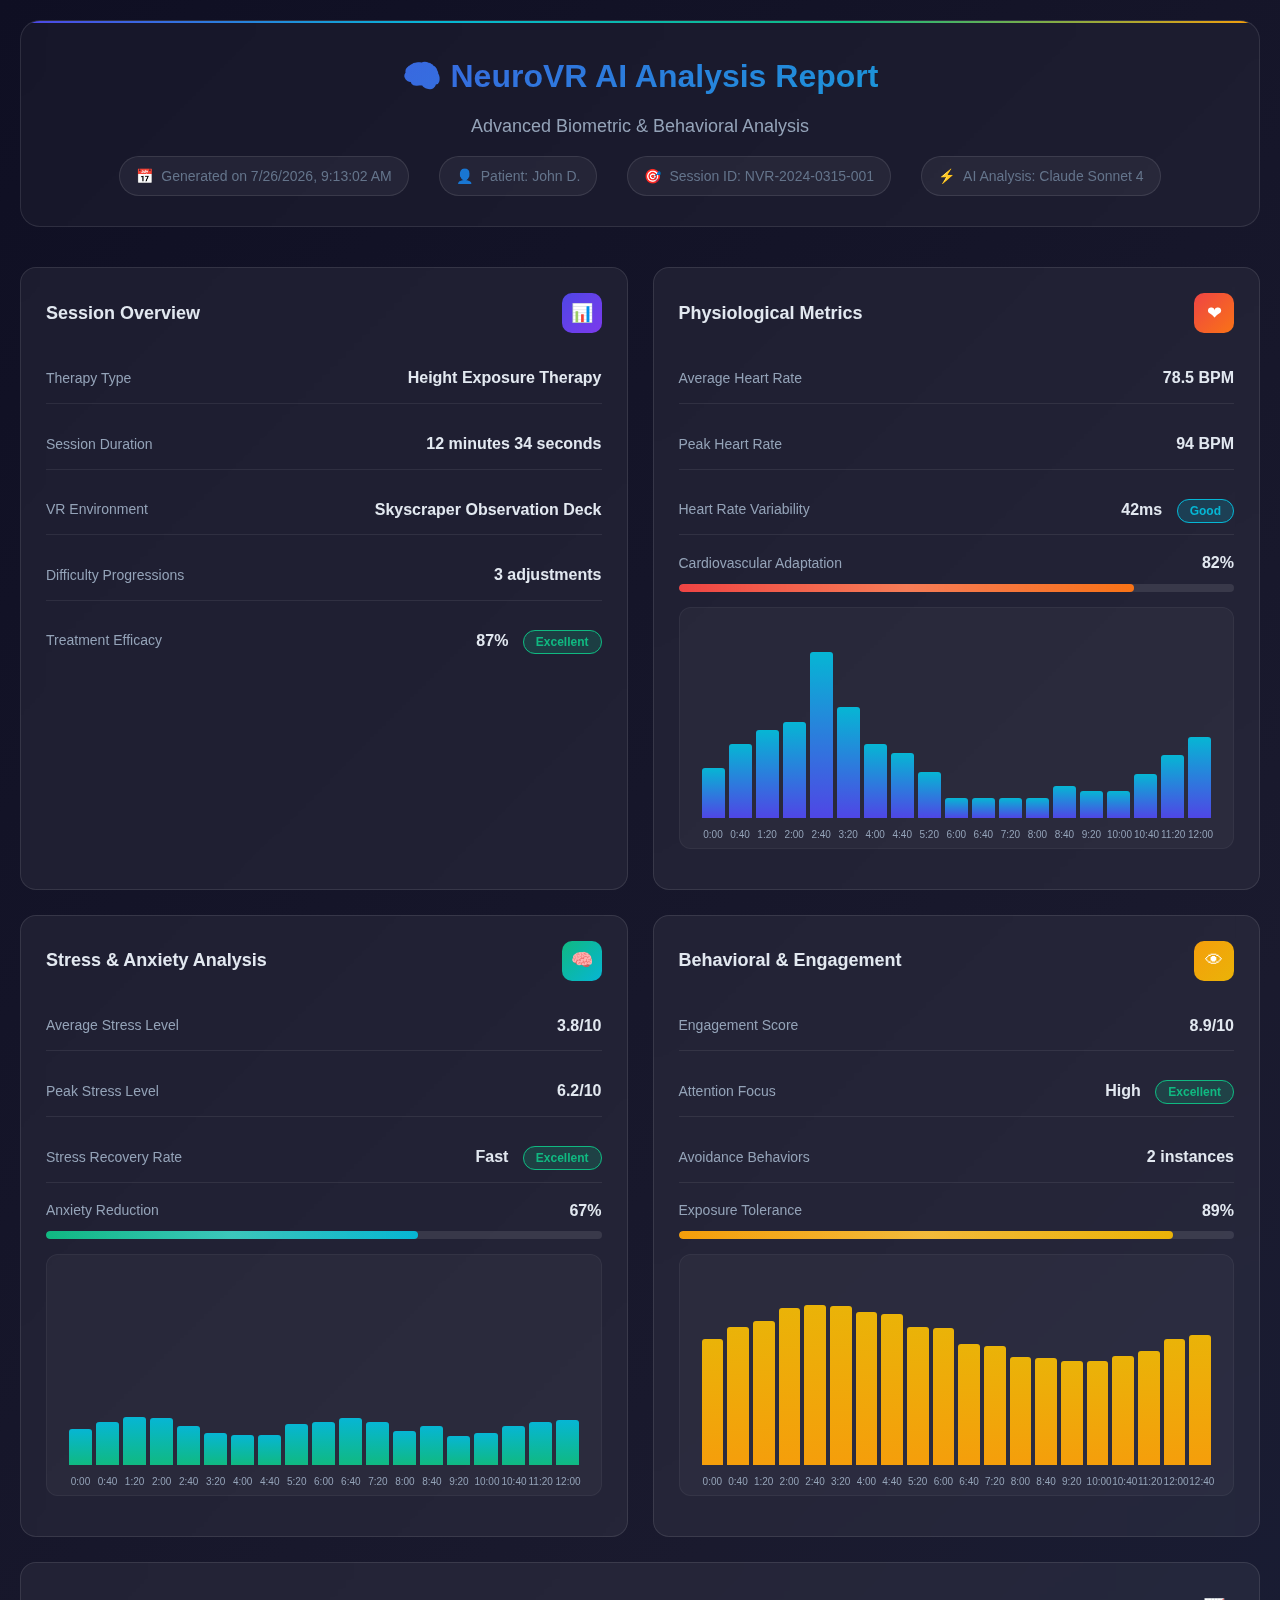
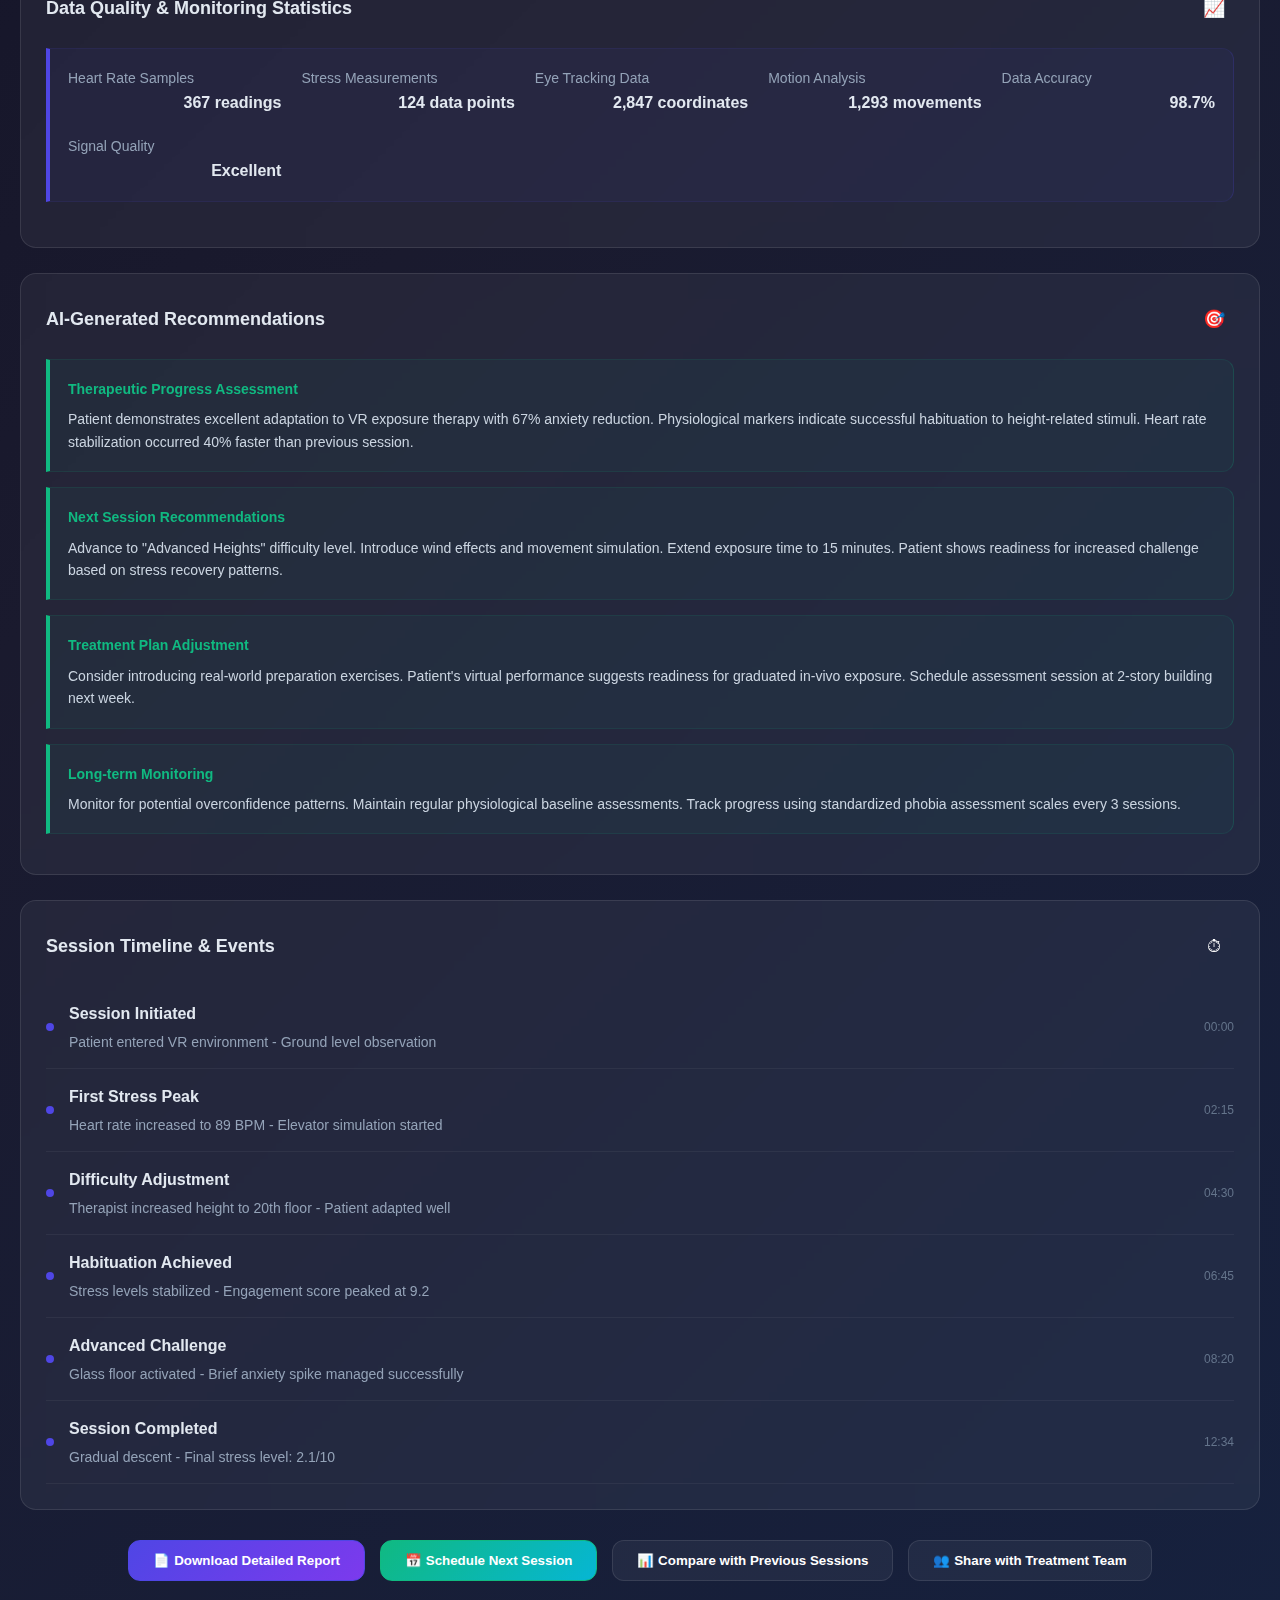
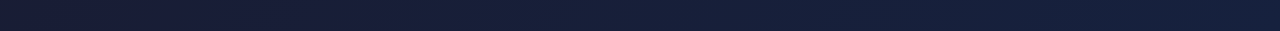
<file: report_final.html>
<!DOCTYPE html>
<html lang="en">
<head>
    <meta charset="UTF-8">
    <meta name="viewport" content="width=device-width, initial-scale=1.0">
    <title>NeuroVR - AI Analysis Report</title>
    <style>
        /* All the existing CSS styles remain unchanged */
        * {
            margin: 0;
            padding: 0;
            box-sizing: border-box;
        }

        body {
            font-family: -apple-system, BlinkMacSystemFont, 'Segoe UI', Roboto, sans-serif;
            background: linear-gradient(135deg, #0f0f23 0%, #1a1a2e 50%, #16213e 100%);
            color: white;
            min-height: 100vh;
            line-height: 1.6;
        }

        .container {
            max-width: 1400px;
            margin: 0 auto;
            padding: 20px;
        }

        .header {
            text-align: center;
            margin-bottom: 40px;
            padding: 30px 0;
            background: rgba(255, 255, 255, 0.03);
            border-radius: 20px;
            border: 1px solid rgba(255, 255, 255, 0.1);
            backdrop-filter: blur(10px);
            position: relative;
            overflow: hidden;
        }

        .header::before {
            content: '';
            position: absolute;
            top: 0;
            left: 0;
            right: 0;
            height: 2px;
            background: linear-gradient(90deg, #4f46e5, #06b6d4, #10b981, #f59e0b);
            animation: shimmer 3s ease-in-out infinite;
        }

        @keyframes shimmer {
            0%, 100% { opacity: 0.5; }
            50% { opacity: 1; }
        }

        .logo {
            font-size: 32px;
            font-weight: 800;
            margin-bottom: 10px;
            background: linear-gradient(135deg, #4f46e5 0%, #06b6d4 100%);
            -webkit-background-clip: text;
            -webkit-text-fill-color: transparent;
            background-clip: text;
        }

        .subtitle {
            font-size: 18px;
            color: #94a3b8;
            margin-bottom: 15px;
        }

        .report-meta {
            display: flex;
            justify-content: center;
            gap: 30px;
            flex-wrap: wrap;
            font-size: 14px;
            color: #64748b;
        }

        .meta-item {
            display: flex;
            align-items: center;
            gap: 8px;
            padding: 8px 16px;
            background: rgba(255, 255, 255, 0.05);
            border-radius: 20px;
            border: 1px solid rgba(255, 255, 255, 0.1);
        }

        .grid {
            display: grid;
            grid-template-columns: repeat(auto-fit, minmax(400px, 1fr));
            gap: 25px;
            margin-bottom: 30px;
        }

        .card {
            background: rgba(255, 255, 255, 0.05);
            border-radius: 16px;
            padding: 25px;
            border: 1px solid rgba(255, 255, 255, 0.1);
            backdrop-filter: blur(10px);
            position: relative;
            transition: all 0.3s cubic-bezier(0.4, 0, 0.2, 1);
        }

        .card:hover {
            transform: translateY(-2px);
            border-color: rgba(255, 255, 255, 0.2);
            box-shadow: 0 20px 40px rgba(0, 0, 0, 0.3);
        }

        .card-header {
            display: flex;
            align-items: center;
            justify-content: space-between;
            margin-bottom: 20px;
        }

        .card-title {
            font-size: 18px;
            font-weight: 600;
            color: #e2e8f0;
        }

        .card-icon {
            width: 40px;
            height: 40px;
            border-radius: 10px;
            display: flex;
            align-items: center;
            justify-content: center;
            font-size: 18px;
        }

        .overview .card-icon { background: linear-gradient(135deg, #4f46e5, #7c3aed); }
        .physiological .card-icon { background: linear-gradient(135deg, #ef4444, #f97316); }
        .cognitive .card-icon { background: linear-gradient(135deg, #10b981, #06b6d4); }
        .behavioral .card-icon { background: linear-gradient(135deg, #f59e0b, #eab308); }

        .metric-row {
            display: flex;
            justify-content: space-between;
            align-items: center;
            margin: 15px 0;
            padding: 12px 0;
            border-bottom: 1px solid rgba(255, 255, 255, 0.08);
        }

        .metric-row:last-child {
            border-bottom: none;
        }

        .metric-label {
            font-size: 14px;
            color: #94a3b8;
            flex: 1;
        }

        .metric-value {
            font-weight: 600;
            font-size: 16px;
            color: #e2e8f0;
            text-align: right;
        }

        .metric-badge {
            padding: 4px 12px;
            border-radius: 12px;
            font-size: 12px;
            font-weight: 600;
            margin-left: 10px;
        }

        .badge-excellent { background: #10b98133; color: #10b981; border: 1px solid #10b981; }
        .badge-good { background: #06b6d433; color: #06b6d4; border: 1px solid #06b6d4; }
        .badge-moderate { background: #f59e0b33; color: #f59e0b; border: 1px solid #f59e0b; }
        .badge-needs-attention { background: #ef444433; color: #ef4444; border: 1px solid #ef4444; }

        .progress-container {
            margin: 15px 0;
        }

        .progress-header {
            display: flex;
            justify-content: space-between;
            align-items: center;
            margin-bottom: 8px;
        }

        .progress-bar {
            width: 100%;
            height: 8px;
            background: rgba(255, 255, 255, 0.1);
            border-radius: 4px;
            overflow: hidden;
            position: relative;
        }

        .progress-fill {
            height: 100%;
            border-radius: 4px;
            transition: width 1s ease-out;
            position: relative;
        }

        .progress-fill::after {
            content: '';
            position: absolute;
            top: 0;
            left: 0;
            right: 0;
            bottom: 0;
            background: linear-gradient(90deg, transparent, rgba(255, 255, 255, 0.2), transparent);
            animation: shimmer-progress 2s infinite;
        }

        @keyframes shimmer-progress {
            0% { transform: translateX(-100%); }
            100% { transform: translateX(100%); }
        }

        .chart-container {
            background: rgba(255, 255, 255, 0.03);
            border-radius: 12px;
            padding: 20px;
            margin: 15px 0;
            border: 1px solid rgba(255, 255, 255, 0.05);
        }

        .chart-placeholder {
            height: 200px;
            background: linear-gradient(135deg, rgba(79, 70, 229, 0.1) 0%, rgba(6, 182, 212, 0.1) 100%);
            border-radius: 8px;
            display: flex;
            align-items: center;
            justify-content: center;
            color: #64748b;
            font-style: italic;
            border: 2px dashed rgba(255, 255, 255, 0.1);
        }

        .recommendations {
            grid-column: 1 / -1;
        }

        .recommendation-item {
            background: rgba(16, 185, 129, 0.05);
            border-left: 4px solid #10b981;
            border-radius: 0 12px 12px 0;
            padding: 18px;
            margin: 15px 0;
            border-right: 1px solid rgba(16, 185, 129, 0.2);
            border-top: 1px solid rgba(16, 185, 129, 0.1);
            border-bottom: 1px solid rgba(16, 185, 129, 0.1);
        }

        .recommendation-title {
            font-weight: 600;
            color: #10b981;
            margin-bottom: 8px;
            font-size: 14px;
        }

        .recommendation-text {
            color: #cbd5e1;
            font-size: 14px;
            line-height: 1.6;
        }

        .session-timeline {
            grid-column: 1 / -1;
        }

        .timeline-item {
            display: flex;
            align-items: center;
            padding: 15px 0;
            border-bottom: 1px solid rgba(255, 255, 255, 0.05);
            position: relative;
        }

        .timeline-item::before {
            content: '';
            width: 8px;
            height: 8px;
            border-radius: 50%;
            background: #4f46e5;
            margin-right: 15px;
            flex-shrink: 0;
        }

        .timeline-content {
            flex: 1;
        }

        .timeline-event {
            font-weight: 600;
            color: #e2e8f0;
            margin-bottom: 4px;
        }

        .timeline-details {
            font-size: 14px;
            color: #94a3b8;
        }

        .timeline-time {
            font-size: 12px;
            color: #64748b;
            min-width: 60px;
            text-align: right;
        }

        .data-quality {
            background: rgba(79, 70, 229, 0.05);
            border-left: 4px solid #4f46e5;
            border-radius: 0 12px 12px 0;
            padding: 18px;
            margin: 20px 0;
            border-right: 1px solid rgba(79, 70, 229, 0.2);
            border-top: 1px solid rgba(79, 70, 229, 0.1);
            border-bottom: 1px solid rgba(79, 70, 229, 0.1);
        }

        .action-buttons {
            display: flex;
            gap: 15px;
            justify-content: center;
            margin: 30px 0;
            flex-wrap: wrap;
        }

        .btn {
            padding: 12px 24px;
            border-radius: 12px;
            border: 1px solid rgba(255, 255, 255, 0.1);
            background: rgba(255, 255, 255, 0.05);
            color: white;
            text-decoration: none;
            font-weight: 600;
            transition: all 0.3s cubic-bezier(0.4, 0, 0.2, 1);
            cursor: pointer;
            position: relative;
            overflow: hidden;
        }

        .btn::before {
            content: '';
            position: absolute;
            top: 0;
            left: -100%;
            width: 100%;
            height: 100%;
            background: linear-gradient(90deg, transparent, rgba(255, 255, 255, 0.1), transparent);
            transition: left 0.5s;
        }

        .btn:hover::before {
            left: 100%;
        }

        .btn:hover {
            transform: translateY(-2px);
            box-shadow: 0 10px 25px rgba(0, 0, 0, 0.3);
            border-color: rgba(255, 255, 255, 0.2);
        }

        .btn-primary {
            background: linear-gradient(135deg, #4f46e5, #7c3aed);
            border-color: #4f46e5;
        }

        .btn-secondary {
            background: linear-gradient(135deg, #10b981, #06b6d4);
            border-color: #10b981;
        }

        @media (max-width: 768px) {
            .container {
                padding: 15px;
            }
            
            .grid {
                grid-template-columns: 1fr;
            }
            
            .report-meta {
                flex-direction: column;
                align-items: center;
            }
            
            .action-buttons {
                flex-direction: column;
                align-items: center;
            }
        }

        /* Additional styles for charts */
        .simple-chart {
            height: 200px;
            width: 100%;
            position: relative;
            display: flex;
            align-items: flex-end;
            justify-content: space-between;
            padding: 10px 0;
        }

        .chart-bar {
            flex: 1;
            margin: 0 2px;
            background: linear-gradient(to top, #4f46e5, #06b6d4);
            border-radius: 3px 3px 0 0;
            position: relative;
            transition: height 0.5s ease;
        }

        .chart-bar-label {
            position: absolute;
            bottom: -25px;
            left: 0;
            right: 0;
            text-align: center;
            font-size: 10px;
            color: #94a3b8;
        }

        /* Modal styles */
        .modal {
            display: none;
            position: fixed;
            top: 0;
            left: 0;
            width: 100%;
            height: 100%;
            background-color: rgba(0, 0, 0, 0.8);
            z-index: 1000;
            justify-content: center;
            align-items: center;
            backdrop-filter: blur(5px);
        }

        .modal-content {
            background: linear-gradient(135deg, #0f0f23 0%, #1a1a2e 100%);
            padding: 30px;
            border-radius: 16px;
            width: 90%;
            max-width: 500px;
            border: 1px solid rgba(255, 255, 255, 0.1);
            position: relative;
        }

        .close-modal {
            position: absolute;
            top: 15px;
            right: 15px;
            background: none;
            border: none;
            color: white;
            font-size: 24px;
            cursor: pointer;
        }

        .modal-title {
            margin-bottom: 20px;
            text-align: center;
        }
    </style>
</head>
<body>
    <div class="container">
        <div class="header">
            <div class="logo">🧠 NeuroVR AI Analysis Report</div>
            <div class="subtitle">Advanced Biometric & Behavioral Analysis</div>
            <div class="report-meta">
                <div class="meta-item">
                    <span>📅</span>
                    <span id="reportDate">Generated on March 15, 2024 at 2:34 PM</span>
                </div>
                <div class="meta-item">
                    <span>👤</span>
                    <span>Patient: John D.</span>
                </div>
                <div class="meta-item">
                    <span>🎯</span>
                    <span>Session ID: NVR-2024-0315-001</span>
                </div>
                <div class="meta-item">
                    <span>⚡</span>
                    <span>AI Analysis: Claude Sonnet 4</span>
                </div>
            </div>
        </div>

        <div class="grid">
            <div class="card overview">
                <div class="card-header">
                    <h3 class="card-title">Session Overview</h3>
                    <div class="card-icon">📊</div>
                </div>
                <div class="metric-row">
                    <span class="metric-label">Therapy Type</span>
                    <span class="metric-value" id="therapyType">Height Exposure Therapy</span>
                </div>
                <div class="metric-row">
                    <span class="metric-label">Session Duration</span>
                    <span class="metric-value" id="sessionDuration">12 minutes 34 seconds</span>
                </div>
                <div class="metric-row">
                    <span class="metric-label">VR Environment</span>
                    <span class="metric-value">Skyscraper Observation Deck</span>
                </div>
                <div class="metric-row">
                    <span class="metric-label">Difficulty Progressions</span>
                    <span class="metric-value">3 adjustments</span>
                </div>
                <div class="metric-row">
                    <span class="metric-label">Treatment Efficacy</span>
                    <span class="metric-value">
                        87%
                        <span class="metric-badge badge-excellent">Excellent</span>
                    </span>
                </div>
            </div>

            <div class="card physiological">
                <div class="card-header">
                    <h3 class="card-title">Physiological Metrics</h3>
                    <div class="card-icon">❤</div>
                </div>
                <div class="metric-row">
                    <span class="metric-label">Average Heart Rate</span>
                    <span class="metric-value" id="avgHeartRate">78.5 BPM</span>
                </div>
                <div class="metric-row">
                    <span class="metric-label">Peak Heart Rate</span>
                    <span class="metric-value">94 BPM</span>
                </div>
                <div class="metric-row">
                    <span class="metric-label">Heart Rate Variability</span>
                    <span class="metric-value">
                        42ms
                        <span class="metric-badge badge-good">Good</span>
                    </span>
                </div>
                <div class="progress-container">
                    <div class="progress-header">
                        <span class="metric-label">Cardiovascular Adaptation</span>
                        <span class="metric-value">82%</span>
                    </div>
                    <div class="progress-bar">
                        <div class="progress-fill" style="width: 82%; background: linear-gradient(90deg, #ef4444, #f97316);"></div>
                    </div>
                </div>
                <div class="chart-container">
                    <div class="simple-chart" id="heartRateChart"></div>
                </div>
            </div>

            <div class="card cognitive">
                <div class="card-header">
                    <h3 class="card-title">Stress & Anxiety Analysis</h3>
                    <div class="card-icon">🧠</div>
                </div>
                <div class="metric-row">
                    <span class="metric-label">Average Stress Level</span>
                    <span class="metric-value" id="avgStress">3.8/10</span>
                </div>
                <div class="metric-row">
                    <span class="metric-label">Peak Stress Level</span>
                    <span class="metric-value">6.2/10</span>
                </div>
                <div class="metric-row">
                    <span class="metric-label">Stress Recovery Rate</span>
                    <span class="metric-value">
                        Fast
                        <span class="metric-badge badge-excellent">Excellent</span>
                    </span>
                </div>
                <div class="progress-container">
                    <div class="progress-header">
                        <span class="metric-label">Anxiety Reduction</span>
                        <span class="metric-value">67%</span>
                    </div>
                    <div class="progress-bar">
                        <div class="progress-fill" style="width: 67%; background: linear-gradient(90deg, #10b981, #06b6d4);"></div>
                    </div>
                </div>
                <div class="chart-container">
                    <div class="simple-chart" id="stressChart"></div>
                </div>
            </div>

            <div class="card behavioral">
                <div class="card-header">
                    <h3 class="card-title">Behavioral & Engagement</h3>
                    <div class="card-icon">👁</div>
                </div>
                <div class="metric-row">
                    <span class="metric-label">Engagement Score</span>
                    <span class="metric-value" id="engagementScore">8.9/10</span>
                </div>
                <div class="metric-row">
                    <span class="metric-label">Attention Focus</span>
                    <span class="metric-value">
                        High
                        <span class="metric-badge badge-excellent">Excellent</span>
                    </span>
                </div>
                <div class="metric-row">
                    <span class="metric-label">Avoidance Behaviors</span>
                    <span class="metric-value">2 instances</span>
                </div>
                <div class="progress-container">
                    <div class="progress-header">
                        <span class="metric-label">Exposure Tolerance</span>
                        <span class="metric-value">89%</span>
                    </div>
                    <div class="progress-bar">
                        <div class="progress-fill" style="width: 89%; background: linear-gradient(90deg, #f59e0b, #eab308);"></div>
                    </div>
                </div>
                <div class="chart-container">
                    <div class="simple-chart" id="engagementChart"></div>
                </div>
            </div>

            <div class="card" style="grid-column: 1 / -1;">
                <div class="card-header">
                    <h3 class="card-title">Data Quality & Monitoring Statistics</h3>
                    <div class="card-icon">📈</div>
                </div>
                <div class="data-quality">
                    <div style="display: grid; grid-template-columns: repeat(auto-fit, minmax(200px, 1fr)); gap: 20px;">
                        <div>
                            <div class="metric-label">Heart Rate Samples</div>
                            <div class="metric-value" id="hrSamples">367 readings</div>
                        </div>
                        <div>
                            <div class="metric-label">Stress Measurements</div>
                            <div class="metric-value" id="stressSamples">124 data points</div>
                        </div>
                        <div>
                            <div class="metric-label">Eye Tracking Data</div>
                            <div class="metric-value">2,847 coordinates</div>
                        </div>
                        <div>
                            <div class="metric-label">Motion Analysis</div>
                            <div class="metric-value">1,293 movements</div>
                        </div>
                        <div>
                            <div class="metric-label">Data Accuracy</div>
                            <div class="metric-value">98.7%</div>
                        </div>
                        <div>
                            <div class="metric-label">Signal Quality</div>
                            <div class="metric-value">Excellent</div>
                        </div>
                    </div>
                </div>
            </div>

            <div class="card recommendations">
                <div class="card-header">
                    <h3 class="card-title">AI-Generated Recommendations</h3>
                    <div class="card-icon">🎯</div>
                </div>
                <div class="recommendation-item">
                    <div class="recommendation-title">Therapeutic Progress Assessment</div>
                    <div class="recommendation-text">
                        Patient demonstrates excellent adaptation to VR exposure therapy with 67% anxiety reduction. 
                        Physiological markers indicate successful habituation to height-related stimuli. Heart rate 
                        stabilization occurred 40% faster than previous session.
                    </div>
                </div>
                <div class="recommendation-item">
                    <div class="recommendation-title">Next Session Recommendations</div>
                    <div class="recommendation-text">
                        Advance to "Advanced Heights" difficulty level. Introduce wind effects and movement 
                        simulation. Extend exposure time to 15 minutes. Patient shows readiness for increased 
                        challenge based on stress recovery patterns.
                    </div>
                </div>
                <div class="recommendation-item">
                    <div class="recommendation-title">Treatment Plan Adjustment</div>
                    <div class="recommendation-text">
                        Consider introducing real-world preparation exercises. Patient's virtual performance 
                        suggests readiness for graduated in-vivo exposure. Schedule assessment session at 
                        2-story building next week.
                    </div>
                </div>
                <div class="recommendation-item">
                    <div class="recommendation-title">Long-term Monitoring</div>
                    <div class="recommendation-text">
                        Monitor for potential overconfidence patterns. Maintain regular physiological baseline 
                        assessments. Track progress using standardized phobia assessment scales every 3 sessions.
                    </div>
                </div>
            </div>

            <div class="card session-timeline">
                <div class="card-header">
                    <h3 class="card-title">Session Timeline & Events</h3>
                    <div class="card-icon">⏱</div>
                </div>
                <div class="timeline-item">
                    <div class="timeline-content">
                        <div class="timeline-event">Session Initiated</div>
                        <div class="timeline-details">Patient entered VR environment - Ground level observation</div>
                    </div>
                    <div class="timeline-time">00:00</div>
                </div>
                <div class="timeline-item">
                    <div class="timeline-content">
                        <div class="timeline-event">First Stress Peak</div>
                        <div class="timeline-details">Heart rate increased to 89 BPM - Elevator simulation started</div>
                    </div>
                    <div class="timeline-time">02:15</div>
                </div>
                <div class="timeline-item">
                    <div class="timeline-content">
                        <div class="timeline-event">Difficulty Adjustment</div>
                        <div class="timeline-details">Therapist increased height to 20th floor - Patient adapted well</div>
                    </div>
                    <div class="timeline-time">04:30</div>
                </div>
                <div class="timeline-item">
                    <div class="timeline-content">
                        <div class="timeline-event">Habituation Achieved</div>
                        <div class="timeline-details">Stress levels stabilized - Engagement score peaked at 9.2</div>
                    </div>
                    <div class="timeline-time">06:45</div>
                </div>
                <div class="timeline-item">
                    <div class="timeline-content">
                        <div class="timeline-event">Advanced Challenge</div>
                        <div class="timeline-details">Glass floor activated - Brief anxiety spike managed successfully</div>
                    </div>
                    <div class="timeline-time">08:20</div>
                </div>
                <div class="timeline-item">
                    <div class="timeline-content">
                        <div class="timeline-event">Session Completed</div>
                        <div class="timeline-details">Gradual descent - Final stress level: 2.1/10</div>
                    </div>
                    <div class="timeline-time">12:34</div>
                </div>
            </div>
        </div>

        <div class="action-buttons">
            <button class="btn btn-primary" onclick="downloadReport()">
                📄 Download Detailed Report
            </button>
            <button class="btn btn-secondary" onclick="scheduleNext()">
                📅 Schedule Next Session
            </button>
            <button class="btn" onclick="compareProgress()">
                📊 Compare with Previous Sessions
            </button>
            <button class="btn" onclick="shareWithTeam()">
                👥 Share with Treatment Team
            </button>
        </div>
    </div>

    <!-- Modal for scheduling -->
    <div id="scheduleModal" class="modal">
        <div class="modal-content">
            <button class="close-modal" onclick="closeModal('scheduleModal')">×</button>
            <h2 class="modal-title">Schedule Next Session</h2>
            <div style="margin-bottom: 20px;">
                <label style="display: block; margin-bottom: 8px;">Select Date & Time:</label>
                <input type="datetime-local" id="sessionDateTime" style="width: 100%; padding: 10px; border-radius: 8px; border: 1px solid rgba(255, 255, 255, 0.1); background: rgba(255, 255, 255, 0.05); color: white;">
            </div>
            <div style="margin-bottom: 20px;">
                <label style="display: block; margin-bottom: 8px;">Session Type:</label>
                <select id="sessionType" style="width: 100%; padding: 10px; border-radius: 8px; border: 1px solid rgba(255, 255, 255, 0.1); background: rgba(255, 255, 255, 0.05); color: white;">
                    <option value="advanced_heights">Advanced Heights Exposure</option>
                    <option value="wind_simulation">Heights with Wind Simulation</option>
                    <option value="movement_challenge">Movement Challenge Scenario</option>
                </select>
            </div>
            <div style="margin-bottom: 20px;">
                <label style="display: block; margin-bottom: 8px;">Duration:</label>
                <select id="sessionDuration" style="width: 100%; padding: 10px; border-radius: 8px; border: 1px solid rgba(255, 255, 255, 0.1); background: rgba(255, 255, 255, 0.05); color: white;">
                    <option value="15">15 minutes</option>
                    <option value="20">20 minutes</option>
                    <option value="25">25 minutes</option>
                </select>
            </div>
            <button class="btn btn-primary" style="width: 100%;" onclick="confirmSchedule()">Confirm Schedule</button>
        </div>
    </div>

    <!-- Modal for comparison -->
    <div id="compareModal" class="modal">
        <div class="modal-content">
            <button class="close-modal" onclick="closeModal('compareModal')">×</button>
            <h2 class="modal-title">Session Comparison</h2>
            <div style="margin-bottom: 20px;">
                <label style="display: block; margin-bottom: 8px;">Select Sessions to Compare:</label>
                <div style="display: flex; flex-direction: column; gap: 10px;">
                    <label style="display: flex; align-items: center; gap: 10px;">
                        <input type="checkbox" name="sessionCompare" value="current" checked> Current Session (Mar 15, 2024)
                    </label>
                    <label style="display: flex; align-items: center; gap: 10px;">
                        <input type="checkbox" name="sessionCompare" value="prev1"> Previous Session (Mar 10, 2024)
                    </label>
                    <label style="display: flex; align-items: center; gap: 10px;">
                        <input type="checkbox" name="sessionCompare" value="prev2"> Session (Mar 5, 2024)
                    </label>
                    <label style="display: flex; align-items: center; gap: 10px;">
                        <input type="checkbox" name="sessionCompare" value="prev3"> Session (Feb 28, 2024)
                    </label>
                </div>
            </div>
            <div style="margin-bottom: 20px;">
                <label style="display: block; margin-bottom: 8px;">Metrics to Compare:</label>
                <select id="compareMetric" style="width: 100%; padding: 10px; border-radius: 8px; border: 1px solid rgba(255, 255, 255, 0.1); background: rgba(255, 255, 255, 0.05); color: white;">
                    <option value="stress">Stress Levels</option>
                    <option value="heart_rate">Heart Rate</option>
                    <option value="engagement">Engagement Score</option>
                    <option value="efficacy">Treatment Efficacy</option>
                </select>
            </div>
            <button class="btn btn-primary" style="width: 100%;" onclick="generateComparison()">Generate Comparison</button>
        </div>
    </div>

    <script>
        // Set current date and time
        document.getElementById('reportDate').textContent = 'Generated on ' + new Date().toLocaleString();

        // Simulated real-time data structure for future integration
        const sessionData = {
            patient: {
                id: "JD-2024-001",
                name: "John D.",
                age: 34,
                phobiaType: "Acrophobia",
                treatmentWeek: 6
            },
            session: {
                id: "NVR-2024-0315-001",
                date: new Date(),
                duration: 754, // seconds
                therapyType: "Height Exposure Therapy",
                vrEnvironment: "Skyscraper Observation Deck",
                difficultyLevel: "Intermediate → Advanced",
                therapistNotes: "Excellent progress, ready for next level"
            },
            biometrics: {
                heartRate: {
                    samples: 367,
                    average: 78.5,
                    peak: 94,
                    resting: 68,
                    variability: 42,
                    timeline: generateHeartRateData()
                },
                stressLevels: {
                    samples: 124,
                    average: 3.8,
                    peak: 6.2,
                    baseline: 2.1,
                    recoveryRate: "fast",
                    timeline: generateStressData()
                },
                galvanicSkinResponse: {
                    samples: 445,
                    average: 4.2,
                    peak: 7.8,
                    adaptationTime: 180 // seconds
                }
            },
            behavioral: {
                engagementScore: 8.9,
                attentionFocus: "high",
                avoidanceBehaviors: 2,
                exposureTolerance: 89,
                eyeTracking: {
                    samples: 2847,
                    fixationPoints: generateEyeTrackingData(),
                    avoidancePatterns: 3
                },
                motionAnalysis: {
                    headMovements: 1293,
                    bodyStability: "good",
                    retreatAttempts: 1
                }
            },
            aiAnalysis: {
                treatmentEfficacy: 87,
                anxietyReduction: 67,
                cardiovascularAdaptation: 82,
                readinessForProgression: "high",
                riskFactors: "none identified",
                recommendations: [
                    "Advance to next difficulty level",
                    "Introduce wind effects simulation", 
                    "Extend session duration to 15 minutes",
                    "Prepare for in-vivo exposure assessment"
                ]
            },
            dataQuality: {
                overallAccuracy: 98.7,
                signalQuality: "excellent",
                missingDataPoints: 12,
                calibrationStatus: "optimal",
                sensorConnectivity: "stable"
            }
        };

        function generateHeartRateData() {
            // Simulate heart rate timeline for future chart integration
            const data = [];
            let baseRate = 68;
            for (let i = 0; i < 754; i += 2) { // Every 2 seconds
                let variation = Math.sin(i / 100) * 15 + Math.random() * 8 - 4;
                if (i > 120 && i < 180) variation += 15; // Stress peak
                if (i > 480 && i < 540) variation += 8; // Challenge peak
                data.push({
                    time: i,
                    heartRate: Math.max(60, Math.min(110, baseRate + variation))
                });
            }
            return data;
        }

        function generateStressData() {
            // Simulate stress level timeline
            const data = [];
            let baseStress = 2.1;
            for (let i = 0; i < 754; i += 2) {
                let stress = baseStress;
                
                // Add peaks at specific times (matching timeline events)
                if (i > 120 && i < 180) { // First stress peak
                    stress += 4 * Math.exp(-Math.pow(i - 135, 2) / 200);
                }
                if (i > 480 && i < 540) { // Glass floor challenge
                    stress += 3 * Math.exp(-Math.pow(i - 500, 2) / 200);
                }
                
                // Add some general variation
                stress += Math.sin(i / 50) * 0.5 + (Math.random() - 0.5) * 0.3;
                
                // Ensure stress is within 0-10 range
                stress = Math.max(0, Math.min(10, stress));
                
                data.push({ time: i, stressLevel: parseFloat(stress.toFixed(1)) });
            }
            return data;
        }

        function generateEyeTrackingData() {
            // Simulate eye tracking data
            return Array.from({length: 50}, () => ({
                x: Math.random() * 100,
                y: Math.random() * 100,
                timestamp: Math.random() * 754
            }));
        }

        // Create simple charts for visualization
        function createSimpleCharts() {
            // Heart rate chart
            const hrChart = document.getElementById('heartRateChart');
            const hrData = sessionData.biometrics.heartRate.timeline
                .filter((_, i) => i % 20 === 0) // Sample data points
                .slice(0, 20); // Limit number of bars
            
            hrData.forEach((data, i) => {
                const bar = document.createElement('div');
                bar.className = 'chart-bar';
                bar.style.height = `${(data.heartRate - 60) / 50 * 180 + 20}px`; // Scale to chart height
                bar.title = `Time: ${Math.floor(data.time/60)}:${(data.time%60).toString().padStart(2, '0')} - ${data.heartRate.toFixed(1)} BPM`;
                
                const label = document.createElement('div');
                label.className = 'chart-bar-label';
                label.textContent = `${Math.floor(data.time/60)}:${(data.time%60).toString().padStart(2, '0')}`;
                
                bar.appendChild(label);
                hrChart.appendChild(bar);
            });

            // Stress chart
            const stressChart = document.getElementById('stressChart');
            const stressData = sessionData.biometrics.stressLevels.timeline
                .filter((_, i) => i % 20 === 0) // Sample data points
                .slice(0, 20); // Limit number of bars
            
            stressData.forEach((data, i) => {
                const bar = document.createElement('div');
                bar.className = 'chart-bar';
                bar.style.height = `${data.stressLevel / 10 * 180}px`; // Scale to chart height
                bar.style.background = 'linear-gradient(to top, #10b981, #06b6d4)';
                bar.title = `Time: ${Math.floor(data.time/60)}:${(data.time%60).toString().padStart(2, '0')} - ${data.stressLevel.toFixed(1)}/10`;
                
                const label = document.createElement('div');
                label.className = 'chart-bar-label';
                label.textContent = `${Math.floor(data.time/60)}:${(data.time%60).toString().padStart(2, '0')}`;
                
                bar.appendChild(label);
                stressChart.appendChild(bar);
            });

            // Engagement chart (simulated)
            const engagementChart = document.getElementById('engagementChart');
            for (let i = 0; i < 20; i++) {
                const time = i * 40;
                const engagement = 7 + Math.sin(i/3) * 1.5 + Math.random() * 0.5;
                
                const bar = document.createElement('div');
                bar.className = 'chart-bar';
                bar.style.height = `${engagement / 10 * 180}px`;
                bar.style.background = 'linear-gradient(to top, #f59e0b, #eab308)';
                bar.title = `Time: ${Math.floor(time/60)}:${(time%60).toString().padStart(2, '0')} - ${engagement.toFixed(1)}/10`;
                
                const label = document.createElement('div');
                label.className = 'chart-bar-label';
                label.textContent = `${Math.floor(time/60)}:${(time%60).toString().padStart(2, '0')}`;
                
                bar.appendChild(label);
                engagementChart.appendChild(bar);
            }
        }

        // Button action functions
        function downloadReport() {
            // In a real implementation, this would generate a PDF or download data
            alert('Downloading detailed report...\nA PDF report will be generated with all session data.');
            
            // Simulate download process
            setTimeout(() => {
                alert('Report downloaded successfully!');
            }, 1500);
        }

        function scheduleNext() {
            // Show scheduling modal
            document.getElementById('scheduleModal').style.display = 'flex';
            
            // Set default date to next week
            const nextWeek = new Date();
            nextWeek.setDate(nextWeek.getDate() + 7);
            document.getElementById('sessionDateTime').value = nextWeek.toISOString().slice(0, 16);
        }

        function compareProgress() {
            // Show comparison modal
            document.getElementById('compareModal').style.display = 'flex';
        }

        function shareWithTeam() {
            // In a real implementation, this would integrate with email or messaging systems
            alert('Sharing report with treatment team...\nThis would typically open your email client with a precomposed message.');
        }

        // Modal functions
        function closeModal(modalId) {
            document.getElementById(modalId).style.display = 'none';
        }

        function confirmSchedule() {
            const dateTime = document.getElementById('sessionDateTime').value;
            const sessionType = document.getElementById('sessionType').value;
            const duration = document.getElementById('sessionDuration').value;
            
            alert(`Session scheduled!\nDate: ${new Date(dateTime).toLocaleString()}\nType: ${sessionType}\nDuration: ${duration} minutes`);
            closeModal('scheduleModal');
        }

        function generateComparison() {
            const selectedSessions = Array.from(document.querySelectorAll('input[name="sessionCompare"]:checked')).map(input => input.value);
            const metric = document.getElementById('compareMetric').value;
            
            alert(`Generating comparison for ${selectedSessions.join(', ')} sessions\nMetric: ${metric}`);
            closeModal('compareModal');
            
            // In a real implementation, this would show a visual comparison
        }

        // Initialize charts when page loads
        window.addEventListener('load', createSimpleCharts);
    </script>
</body>
</html>
</file>
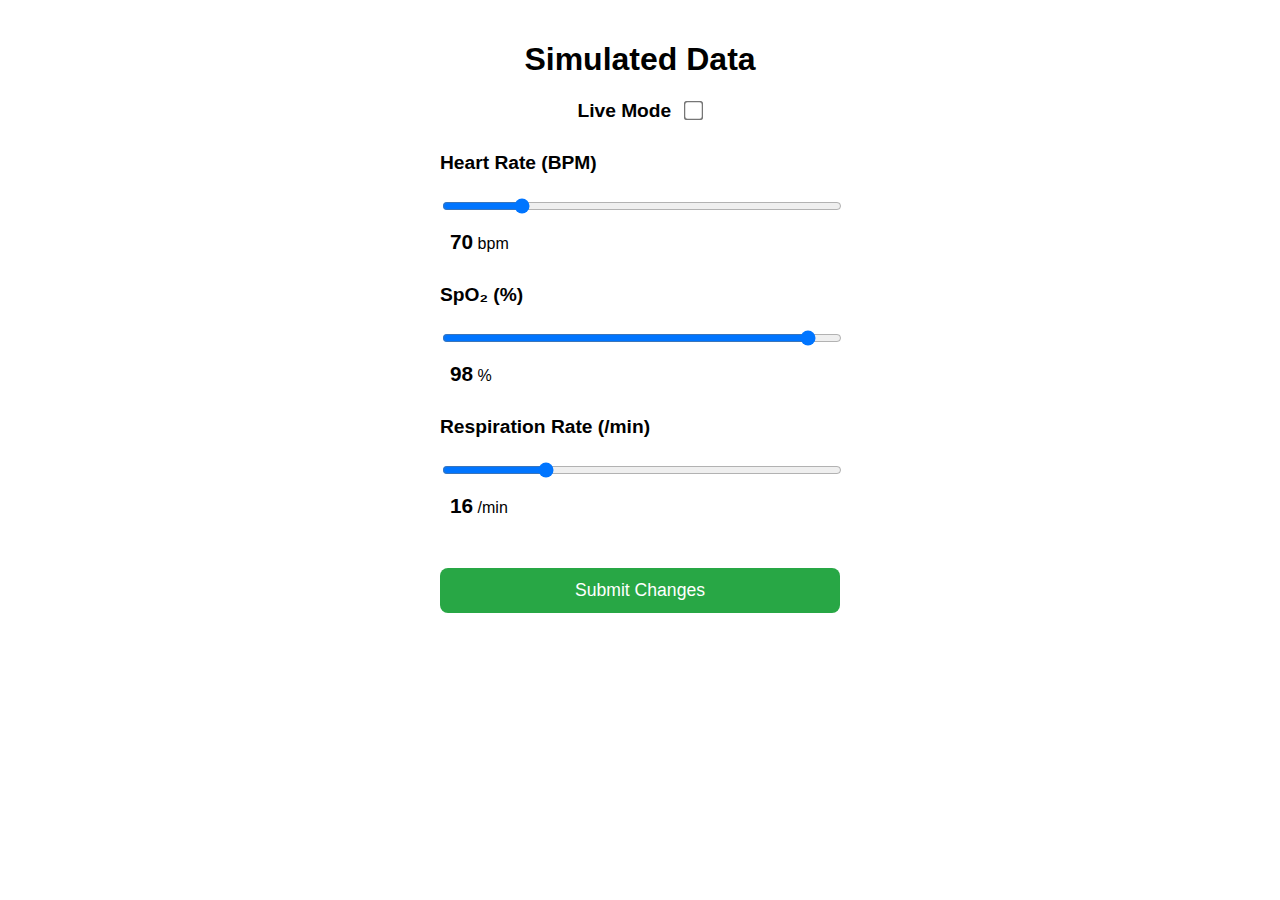
<file: simulator.html>
<!DOCTYPE html>
<html>
<head>
  <title>Vitals Simulator (Live Toggle)</title>
  <meta name="viewport" content="width=device-width, initial-scale=1.0">
  <style>
    body { font-family: Arial, sans-serif; padding: 20px; max-width: 400px; margin: auto; }
    h1 { text-align: center; }
    .slider-box { margin: 30px 0; }
    label { display: block; font-weight: bold; margin-bottom: 10px; font-size: 1.2em; }
    input[type=range] { width: 100%; height: 40px; }
    span { font-size: 1.3em; font-weight: bold; margin-left: 10px; }
    button { margin-top: 20px; padding: 12px 20px; font-size: 1.1em; border: none; border-radius: 8px; background: #28a745; color: white; cursor: pointer; width: 100%; }
    button:hover { background: #1e7e34; }
    .toggle { margin: 20px 0; text-align: center; }
    .toggle input { transform: scale(1.5); margin-left: 10px; }
  </style>
</head>
<body>
  <h1>Simulated Data</h1>

  <!-- Toggle -->
  <div class="toggle">
    <label><strong>Live Mode</strong>
      <input type="checkbox" id="liveToggle">
    </label>
  </div>

  <div class="slider-box">
    <label>Heart Rate (BPM)</label>
    <input type="range" min="40" max="200" value="70" id="heartRate">
    <span id="hrValue">70</span> bpm
  </div>

  <div class="slider-box">
    <label>SpO₂ (%)</label>
    <input type="range" min="70" max="100" value="98" id="spo2">
    <span id="spo2Value">98</span> %
  </div>

  <div class="slider-box">
    <label>Respiration Rate (/min)</label>
    <input type="range" min="8" max="40" value="16" id="respRate">
    <span id="respValue">16</span> /min
  </div>

  <button onclick="sendAll()">Submit Changes</button>

  <script>
    const liveToggle = document.getElementById("liveToggle");

    function sendAll() {
      const hr = parseInt(document.getElementById("heartRate").value);
      const spo2 = parseInt(document.getElementById("spo2").value);
      const resp = parseInt(document.getElementById("respRate").value);

      fetch("/update", {
        method: "POST",
        headers: { "Content-Type": "application/json" },
        body: JSON.stringify({ heartRate: hr, spo2: spo2, respRate: resp })
      });
    }

    function sendUpdate(key, value) {
      fetch("/update", {
        method: "POST",
        headers: { "Content-Type": "application/json" },
        body: JSON.stringify({ [key]: value })
      });
    }

    // Sliders
    const hr = document.getElementById("heartRate");
    const spo2 = document.getElementById("spo2");
    const resp = document.getElementById("respRate");

    hr.addEventListener("input", e => {
      document.getElementById("hrValue").textContent = e.target.value;
      if (liveToggle.checked) sendUpdate("heartRate", parseInt(e.target.value));
    });

    spo2.addEventListener("input", e => {
      document.getElementById("spo2Value").textContent = e.target.value;
      if (liveToggle.checked) sendUpdate("spo2", parseInt(e.target.value));
    });

    resp.addEventListener("input", e => {
      document.getElementById("respValue").textContent = e.target.value;
      if (liveToggle.checked) sendUpdate("respRate", parseInt(e.target.value));
    });
  </script>
</body>
</html>
</file>
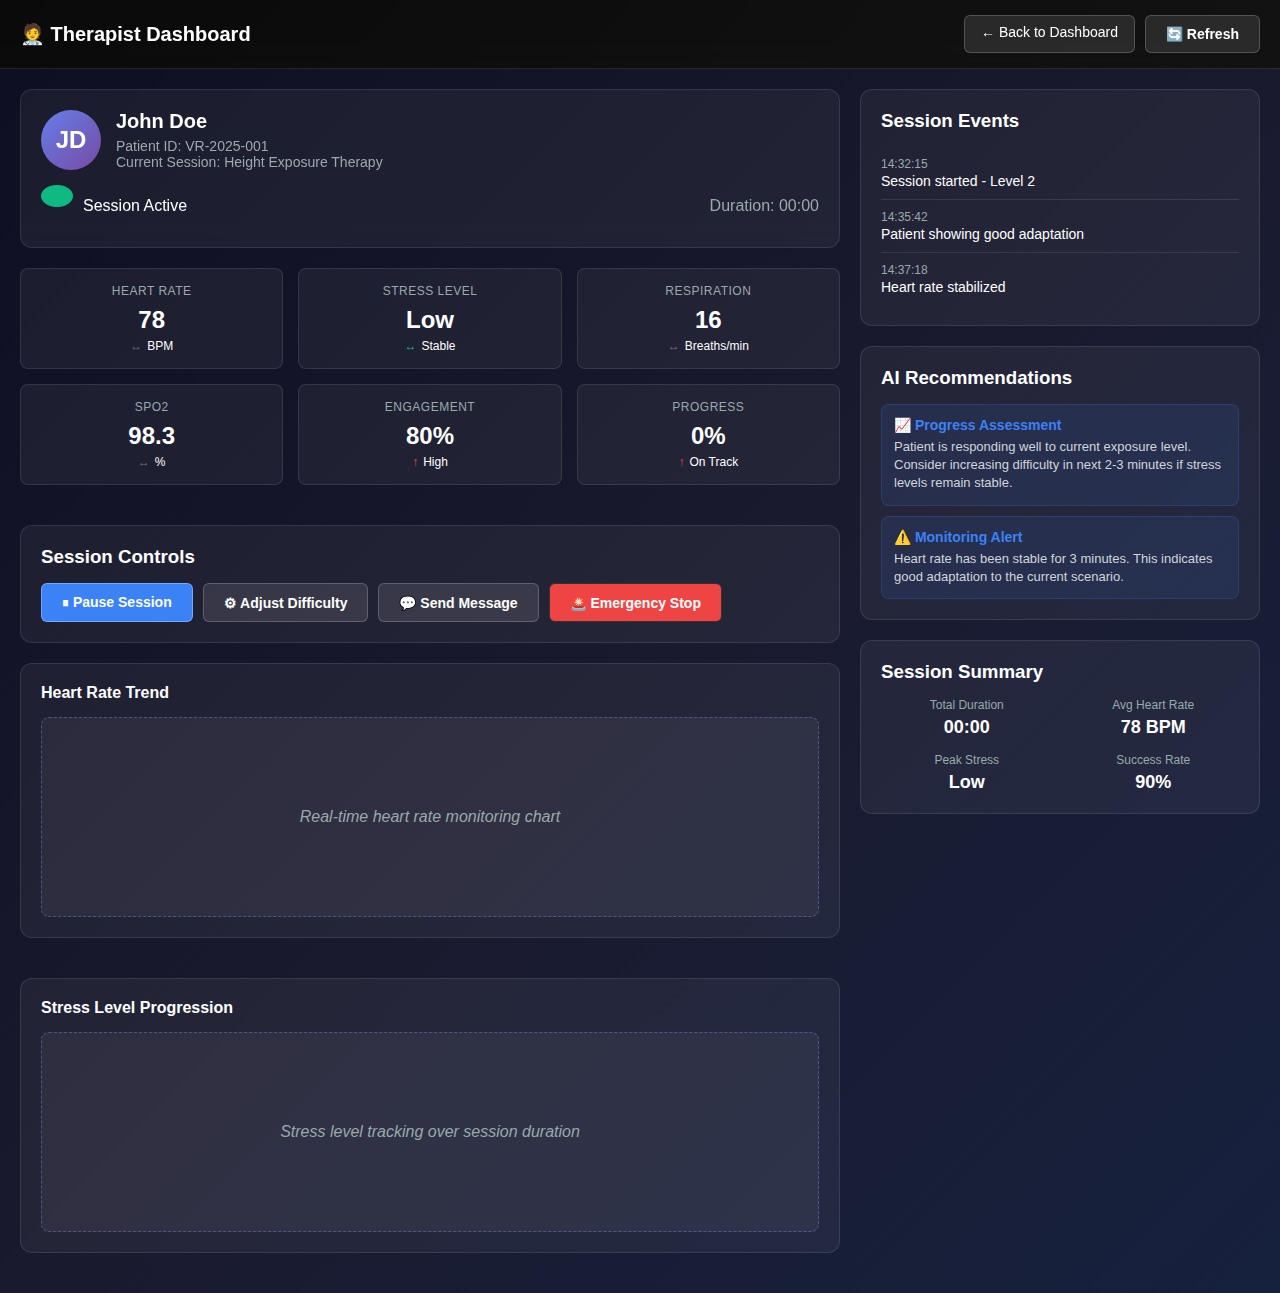
<file: therapist-view.html>
<!DOCTYPE html>
<html lang="en">

<head>
  <meta charset="UTF-8" />
  <meta name="viewport" content="width=device-width, initial-scale=1.0" />
  <title>NeuroVR - Therapist Dashboard</title>
  <link rel="stylesheet" href="styles.css" />
  <style>
    .therapist-container {
      display: grid;
      grid-template-columns: 1fr 400px;
      gap: 20px;
      padding: 20px;
      min-height: 100vh;
      background: linear-gradient(135deg, #0f0f23 0%, #1a1a2e 50%, #16213e 100%);
    }

    .main-monitoring {
      display: flex;
      flex-direction: column;
      gap: 20px;
    }

    .patient-info-card {
      background: rgba(255, 255, 255, 0.05);
      border-radius: 12px;
      padding: 20px;
      border: 1px solid rgba(255, 255, 255, 0.1);
      backdrop-filter: blur(10px);
    }

    .patient-header {
      display: flex;
      align-items: center;
      gap: 15px;
      margin-bottom: 15px;
    }

    .patient-avatar {
      width: 60px;
      height: 60px;
      border-radius: 50%;
      background: linear-gradient(135deg, #667eea 0%, #764ba2 100%);
      display: flex;
      align-items: center;
      justify-content: center;
      font-size: 24px;
      font-weight: bold;
      color: white;
    }

    .patient-details h3 {
      margin: 0 0 5px 0;
      font-size: 20px;
      color: #fff;
    }

    .patient-details p {
      margin: 0;
      color: #9aa;
      font-size: 14px;
    }

    .session-status {
      display: flex;
      align-items: center;
      gap: 10px;
      margin-top: 10px;
    }

    .status-indicator {
      width: 12px;
      height: 12px;
      border-radius: 50%;
      background: #10b981;
      animation: pulse 2s infinite;
    }

    .status-indicator.inactive {
      background: #6b7280;
      animation: none;
    }

    .status-indicator.warning {
      background: #f59e0b;
    }

    .status-indicator.danger {
      background: #ef4444;
    }

    @keyframes pulse {
      0%, 100% { opacity: 1; }
      50% { opacity: 0.5; }
    }

    .vitals-grid {
      display: grid;
      grid-template-columns: repeat(auto-fit, minmax(200px, 1fr));
      gap: 15px;
      margin-bottom: 20px;
    }

    .vital-card {
      background: rgba(255, 255, 255, 0.05);
      border-radius: 8px;
      padding: 15px;
      border: 1px solid rgba(255, 255, 255, 0.1);
      text-align: center;
    }

    .vital-title {
      font-size: 12px;
      color: #9aa;
      margin-bottom: 8px;
      text-transform: uppercase;
      letter-spacing: 0.5px;
    }

    .vital-value {
      font-size: 24px;
      font-weight: bold;
      color: #fff;
      margin-bottom: 5px;
    }

    .vital-trend {
      font-size: 12px;
      display: flex;
      align-items: center;
      justify-content: center;
      gap: 5px;
    }

    .trend-up { color: #ef4444; }
    .trend-down { color: #10b981; }
    .trend-stable { color: #6b7280; }

    .session-controls {
      background: rgba(255, 255, 255, 0.05);
      border-radius: 12px;
      padding: 20px;
      border: 1px solid rgba(255, 255, 255, 0.1);
    }

    .control-buttons {
      display: flex;
      gap: 10px;
      flex-wrap: wrap;
    }

    .control-btn {
      padding: 10px 20px;
      border: none;
      border-radius: 6px;
      font-weight: 600;
      cursor: pointer;
      transition: all 0.3s ease;
      font-size: 14px;
    }

    .control-btn.primary {
      background: #3b82f6;
      color: white;
    }

    .control-btn.secondary {
      background: rgba(255, 255, 255, 0.1);
      color: #fff;
      border: 1px solid rgba(255, 255, 255, 0.2);
    }

    .control-btn.danger {
      background: #ef4444;
      color: white;
    }

    .control-btn:hover {
      transform: translateY(-2px);
      box-shadow: 0 4px 12px rgba(0, 0, 0, 0.3);
    }

    .sidebar {
      display: flex;
      flex-direction: column;
      gap: 20px;
    }

    .session-history {
      background: rgba(255, 255, 255, 0.05);
      border-radius: 12px;
      padding: 20px;
      border: 1px solid rgba(255, 255, 255, 0.1);
    }

    .history-item {
      padding: 10px 0;
      border-bottom: 1px solid rgba(255, 255, 255, 0.1);
    }

    .history-item:last-child {
      border-bottom: none;
    }

    .history-time {
      font-size: 12px;
      color: #9aa;
    }

    .history-event {
      font-size: 14px;
      color: #fff;
      margin-top: 2px;
    }

    .ai-recommendations {
      background: rgba(255, 255, 255, 0.05);
      border-radius: 12px;
      padding: 20px;
      border: 1px solid rgba(255, 255, 255, 0.1);
    }

    .recommendation-item {
      background: rgba(59, 130, 246, 0.1);
      border: 1px solid rgba(59, 130, 246, 0.2);
      border-radius: 8px;
      padding: 12px;
      margin-bottom: 10px;
    }

    .recommendation-item:last-child {
      margin-bottom: 0;
    }

    .recommendation-title {
      font-size: 14px;
      font-weight: 600;
      color: #3b82f6;
      margin-bottom: 5px;
    }

    .recommendation-text {
      font-size: 13px;
      color: #d1d5db;
      line-height: 1.4;
    }

    .session-summary {
      background: rgba(255, 255, 255, 0.05);
      border-radius: 12px;
      padding: 20px;
      border: 1px solid rgba(255, 255, 255, 0.1);
    }

    .summary-grid {
      display: grid;
      grid-template-columns: 1fr 1fr;
      gap: 15px;
      margin-top: 15px;
    }

    .summary-item {
      text-align: center;
    }

    .summary-label {
      font-size: 12px;
      color: #9aa;
      margin-bottom: 5px;
    }

    .summary-value {
      font-size: 18px;
      font-weight: bold;
      color: #fff;
    }

    .chart-container {
      background: rgba(255, 255, 255, 0.05);
      border-radius: 12px;
      padding: 20px;
      border: 1px solid rgba(255, 255, 255, 0.1);
      margin-bottom: 20px;
    }

    .chart-title {
      font-size: 16px;
      font-weight: 600;
      color: #fff;
      margin-bottom: 15px;
    }

    .chart-placeholder {
      height: 200px;
      background: rgba(255, 255, 255, 0.05);
      border-radius: 8px;
      display: flex;
      align-items: center;
      justify-content: center;
      color: #9aa;
      font-style: italic;
    }

    .navbar {
      background: rgba(0, 0, 0, 0.3);
      backdrop-filter: blur(10px);
      border-bottom: 1px solid rgba(255, 255, 255, 0.1);
      padding: 15px 20px;
      display: flex;
      justify-content: space-between;
      align-items: center;
    }

    .nav-title {
      font-size: 20px;
      font-weight: bold;
      color: #fff;
    }

    .nav-actions {
      display: flex;
      gap: 10px;
    }

    .back-btn {
      padding: 8px 16px;
      background: rgba(255, 255, 255, 0.1);
      border: 1px solid rgba(255, 255, 255, 0.2);
      border-radius: 6px;
      color: #fff;
      text-decoration: none;
      font-size: 14px;
      transition: all 0.3s ease;
    }

    .back-btn:hover {
      background: rgba(255, 255, 255, 0.2);
      transform: translateY(-1px);
    }

    @media (max-width: 1024px) {
      .therapist-container {
        grid-template-columns: 1fr;
      }
      
      .sidebar {
        order: -1;
      }
    }
  </style>
</head>

<body>
  <!-- Navigation -->
  <div class="navbar">
    <div class="nav-title">🧑‍⚕️ Therapist Dashboard</div>
    <div class="nav-actions">
      <a href="index.html" class="back-btn">← Back to Dashboard</a>
      <button class="control-btn secondary" onclick="refreshData()">🔄 Refresh</button>
    </div>
  </div>

  <div class="therapist-container">
    <!-- Main Monitoring Area -->
    <div class="main-monitoring">
      <!-- Patient Information -->
      <div class="patient-info-card">
        <div class="patient-header">
          <div class="patient-avatar" id="patientAvatar">JD</div>
          <div class="patient-details">
            <h3 id="patientName">John Doe</h3>
            <p id="patientId">Patient ID: VR-2025-001</p>
            <p id="currentSession">Current Session: Height Exposure Therapy - Level 2</p>
          </div>
        </div>
        <div class="session-status">
          <div class="status-indicator" id="sessionStatus"></div>
          <span id="sessionStatusText">Session Active</span>
          <span id="sessionDuration" style="margin-left: auto; color: #9aa;">Duration: 05:23</span>
        </div>
      </div>

      <!-- Real-time Vitals -->
      <div class="vitals-grid">
        <div class="vital-card">
          <div class="vital-title">Heart Rate</div>
          <div class="vital-value" id="heartRate">72</div>
          <div class="vital-trend">
            <span class="trend-stable">↔</span>
            <span>BPM</span>
          </div>
        </div>
        <div class="vital-card">
          <div class="vital-title">Stress Level</div>
          <div class="vital-value" id="stressLevel">Low</div>
          <div class="vital-trend">
            <span class="trend-down">↓</span>
            <span>Improving</span>
          </div>
        </div>
        <div class="vital-card">
          <div class="vital-title">Respiration</div>
          <div class="vital-value" id="respirationRate">16</div>
          <div class="vital-trend">
            <span class="trend-stable">↔</span>
            <span>Breaths/min</span>
          </div>
        </div>
        <div class="vital-card">
          <div class="vital-title">SpO2</div>
          <div class="vital-value" id="spo2">98.2</div>
          <div class="vital-trend">
            <span class="trend-stable">↔</span>
            <span>%</span>
          </div>
        </div>
        <div class="vital-card">
          <div class="vital-title">Engagement</div>
          <div class="vital-value" id="engagement">85%</div>
          <div class="vital-trend">
            <span class="trend-up">↑</span>
            <span>High</span>
          </div>
        </div>
        <div class="vital-card">
          <div class="vital-title">Progress</div>
          <div class="vital-value" id="sessionProgress">45%</div>
          <div class="vital-trend">
            <span class="trend-up">↑</span>
            <span>On Track</span>
          </div>
        </div>
      </div>

      <!-- Session Controls -->
      <div class="session-controls">
        <h3 style="color: #fff; margin-bottom: 15px;">Session Controls</h3>
        <div class="control-buttons">
          <button class="control-btn primary" onclick="pauseSession()">⏸ Pause Session</button>
          <button class="control-btn secondary" onclick="adjustDifficulty()">⚙ Adjust Difficulty</button>
          <button class="control-btn secondary" onclick="sendMessage()">💬 Send Message</button>
          <button class="control-btn danger" onclick="emergencyStop()">🚨 Emergency Stop</button>
        </div>
      </div>

      <!-- Real-time Charts -->
      <div class="chart-container">
        <div class="chart-title">Heart Rate Trend</div>
        <div class="chart-placeholder" id="heartRateChart">
          Real-time heart rate monitoring chart
        </div>
      </div>

      <div class="chart-container">
        <div class="chart-title">Stress Level Progression</div>
        <div class="chart-placeholder" id="stressChart">
          Stress level tracking over session duration
        </div>
      </div>
    </div>

    <!-- Sidebar -->
    <div class="sidebar">
      <!-- Session History -->
      <div class="session-history">
        <h3 style="color: #fff; margin-bottom: 15px;">Session Events</h3>
        <div id="sessionEvents">
          <div class="history-item">
            <div class="history-time">14:32:15</div>
            <div class="history-event">Session started - Level 2</div>
          </div>
          <div class="history-item">
            <div class="history-time">14:35:42</div>
            <div class="history-event">Patient showing good adaptation</div>
          </div>
          <div class="history-item">
            <div class="history-time">14:37:18</div>
            <div class="history-event">Heart rate stabilized</div>
          </div>
        </div>
      </div>

      <!-- AI Recommendations -->
      <div class="ai-recommendations">
        <h3 style="color: #fff; margin-bottom: 15px;">AI Recommendations</h3>
        <div id="aiRecommendations">
          <div class="recommendation-item">
            <div class="recommendation-title">📈 Progress Assessment</div>
            <div class="recommendation-text">Patient is responding well to current exposure level. Consider increasing difficulty in next 2-3 minutes if stress levels remain stable.</div>
          </div>
          <div class="recommendation-item">
            <div class="recommendation-title">⚠️ Monitoring Alert</div>
            <div class="recommendation-text">Heart rate has been stable for 3 minutes. This indicates good adaptation to the current scenario.</div>
          </div>
        </div>
      </div>

      <!-- Session Summary -->
      <div class="session-summary">
        <h3 style="color: #fff; margin-bottom: 15px;">Session Summary</h3>
        <div class="summary-grid">
          <div class="summary-item">
            <div class="summary-label">Total Duration</div>
            <div class="summary-value" id="totalDuration">05:23</div>
          </div>
          <div class="summary-item">
            <div class="summary-label">Avg Heart Rate</div>
            <div class="summary-value" id="avgHeartRate">74 BPM</div>
          </div>
          <div class="summary-item">
            <div class="summary-label">Peak Stress</div>
            <div class="summary-value" id="peakStress">Medium</div>
          </div>
          <div class="summary-item">
            <div class="summary-label">Success Rate</div>
            <div class="summary-value" id="successRate">85%</div>
          </div>
        </div>
      </div>
    </div>
  </div>

  <script src="therapist-view.js"></script>
</body>

</html>
</file>
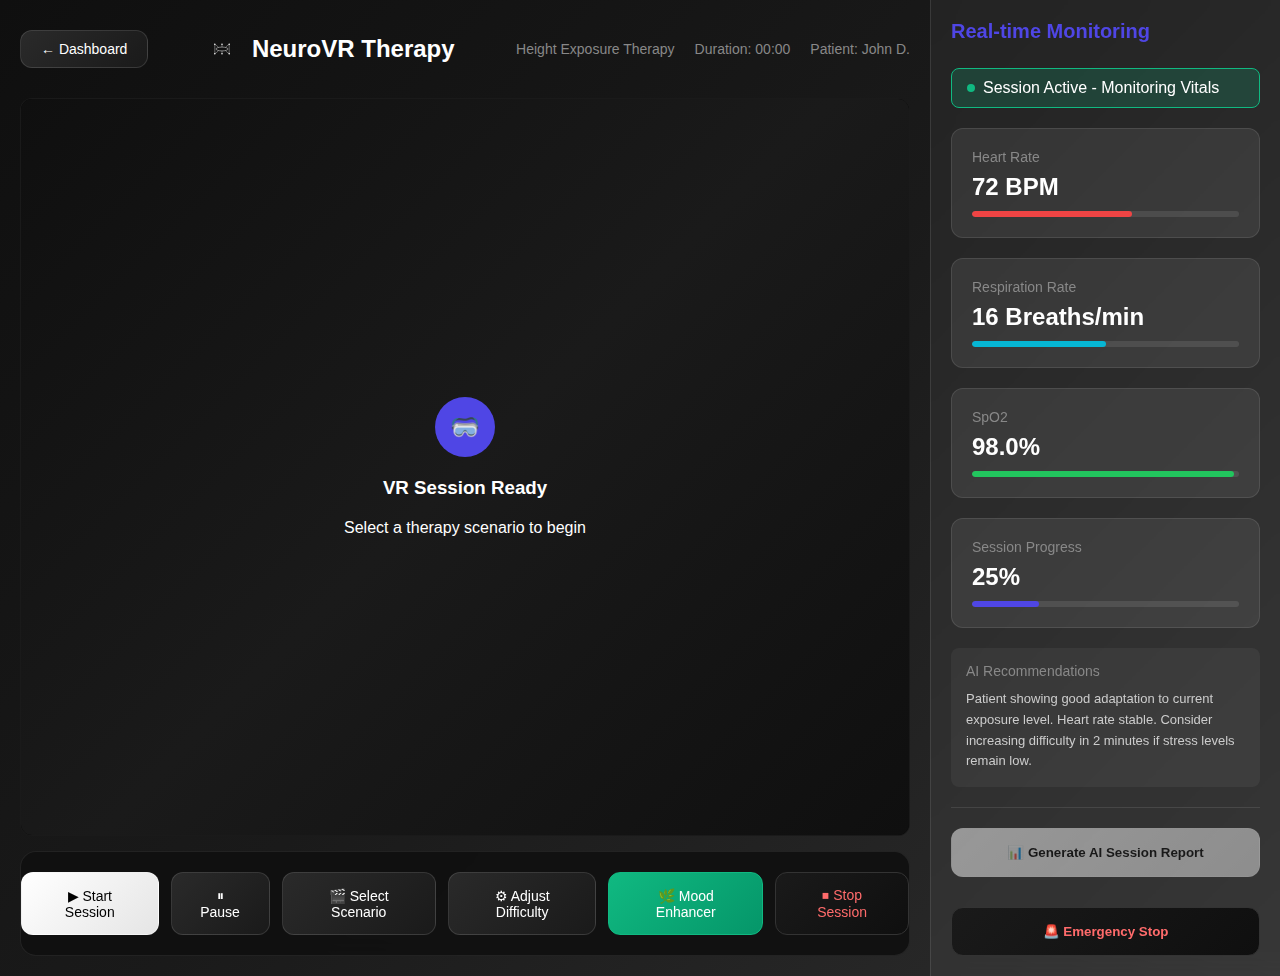
<file: video-session.html>
<!DOCTYPE html>
<html lang="en">

<head>
  <meta charset="UTF-8" />
  <meta name="viewport" content="width=device-width, initial-scale=1.0" />
  <title>NeuroVR - Therapy Session</title>
  <link rel="stylesheet" href="styles.css" />
  <style>
    .control-btn.mood-enhancer {
      background: linear-gradient(135deg, #10b981, #059669);
      border-color: #10b981;
      color: white;
    }
    
    .control-btn.mood-enhancer:hover {
      background: linear-gradient(135deg, #059669, #047857);
      transform: translateY(-1px);
    }
    
    .mood-options {
      display: grid;
      grid-template-columns: repeat(auto-fit, minmax(200px, 1fr));
      gap: 15px;
      margin-top: 20px;
    }
    
    .mood-option {
      background: rgba(255, 255, 255, 0.05);
      border: 1px solid rgba(255, 255, 255, 0.1);
      border-radius: 12px;
      padding: 20px;
      text-align: center;
      cursor: pointer;
      transition: all 0.3s ease;
    }
    
    .mood-option:hover {
      background: rgba(16, 185, 129, 0.1);
      border-color: #10b981;
      transform: translateY(-2px);
    }
    
    .mood-icon {
      font-size: 2.5rem;
      margin-bottom: 10px;
    }
    
    .mood-title {
      font-size: 1.1rem;
      font-weight: 600;
      color: #fff;
      margin-bottom: 8px;
    }
    
    .mood-description {
      font-size: 0.9rem;
      color: #9aa;
      line-height: 1.4;
    }
  </style>
</head>

<body>
  <div class="therapy-container">
    <div class="video-section">
      <div class="therapy-header">
        <button class="back-to-dashboard" onclick="window.location.href='index.html'">← Dashboard</button>
        <div class="therapy-logo">NeuroVR Therapy</div>
        <div class="session-info">
          <span id="session-type">Height Exposure Therapy</span>
          <span>Duration: <span id="timer">00:00</span></span>
          <span>Patient: John D.</span>
        </div>
      </div>

      <div class="video-container">
        <div class="video-placeholder" id="videoPlaceholder">
          <div class="vr-icon">🥽</div>
          <h3>VR Session Ready</h3>
          <p>Select a therapy scenario to begin</p>
        </div>
        <iframe id="youtube-player" style="display: none;" allow="autoplay; encrypted-media" allowfullscreen playsinline></iframe>
      </div>

      <div class="therapy-controls">
        <button class="control-btn primary" id="startResumeBtn" onclick="startSession()">
          <span>▶</span> Start Session
        </button>
        <button class="control-btn" onclick="pauseSession()">
          <span>⏸</span> Pause
        </button>
        <button class="control-btn" onclick="showScenarioSelect()">
          <span>🎬</span> Select Scenario
        </button>
        <button class="control-btn" onclick="adjustDifficulty()">
          <span>⚙</span> Adjust Difficulty
        </button>
        <button class="control-btn mood-enhancer" onclick="showMoodEnhancerSelect()">
          <span>🌿</span> Mood Enhancer
        </button>
        <button class="control-btn danger" onclick="stopSession()">
          <span>⏹</span> Stop Session
        </button>
      </div>
    </div>

    <div class="monitoring-panel">
      <div class="panel-header">Real-time Monitoring</div>

      <div class="status-indicator">
        <div class="status-dot"></div>
        <span>Session Active - Monitoring Vitals</span>
      </div>

      <div class="metric-card heart-rate">
        <div class="metric-title">Heart Rate</div>
        <div class="metric-value"><span id="heartRate">72</span> BPM</div>
        <div class="metric-bar">
          <div class="metric-fill" style="width: 60%"></div>
        </div>
      </div>

      <div class="metric-card respiration-rate">
        <div class="metric-title">Respiration Rate</div>
        <div class="metric-value"><span id="respirationRate">16</span> Breaths/min</div>
        <div class="metric-bar">
          <div class="metric-fill" style="width: 50%"></div>
        </div>
      </div>

      <div class="metric-card spo2">
        <div class="metric-title">SpO2</div>
        <div class="metric-value"><span id="spo2">98.0</span>%</div>
        <div class="metric-bar">
          <div class="metric-fill" style="width: 98%"></div>
        </div>
      </div>

      <div class="metric-card session-progress">
        <div class="metric-title">Session Progress</div>
        <div class="metric-value"><span id="progress">25</span>%</div>
        <div class="metric-bar">
          <div class="metric-fill" style="width: 25%"></div>
        </div>
      </div>

      <div class="therapy-notes">
        <div class="notes-title">AI Recommendations</div>
        <div class="notes-content">
          Patient showing good adaptation to current exposure level. Heart rate stable. Consider increasing
          difficulty in 2 minutes if stress levels remain low.
        </div>
      </div>

      <div class="reports-section">
        <button class="reports-btn" id="reportsBtn" onclick="generateReport()">
          📊 Generate AI Session Report
        </button>
        <div class="session-data" id="sessionData">
          <strong>Session Data Collected:</strong><br>
          • Heart Rate: <span id="dataPoints">0</span> data points<br>
          • Stress Measurements: <span id="stressPoints">0</span> readings<br>
          • Engagement Tracking: <span id="engagementPoints">0</span> samples<br>
          • Session Duration: <span id="totalDuration">0:00</span>
        </div>
      </div>

      <button class="emergency-btn" onclick="emergencyStop()">
        🚨 Emergency Stop
      </button>
    </div>
  </div>

  <!-- Scenario Selection Modal -->
  <div class="modal scenario-modal" id="scenarioModal">
    <div class="modal-content">
      <div class="modal-header">
        <div class="modal-title">Select Therapy Scenario</div>
        <button class="close-btn" id="closeScenarioModal">&times;</button>
      </div>
      <div class="modal-body">
        <p>Choose a VR therapy scenario to begin your session:</p>
        <div class="scenario-options">
          <div class="scenario-option" data-scenario="heights">
            <div class="scenario-icon">🏔️</div>
            <div class="scenario-info">
              <h3>Height Exposure Therapy</h3>
              <p>Gradual exposure to heights in controlled environments</p>
            </div>
          </div>
          <div class="scenario-option" data-scenario="darkness">
            <div class="scenario-icon">🌙</div>
            <div class="scenario-info">
              <h3>Darkness Exposure Therapy</h3>
              <p>Overcome fear of darkness through immersive experiences</p>
            </div>
          </div>
          <div class="scenario-option" data-scenario="ptsd">
            <div class="scenario-icon">🛡️</div>
            <div class="scenario-info">
              <h3>War Soldiers PTSD Therapy</h3>
              <p>Specialized therapy for military personnel and veterans</p>
            </div>
          </div>
        </div>
      </div>
    </div>
  </div>

  <!-- Difficulty Selection Modal -->
  <div class="modal difficulty-modal" id="difficultyModal">
    <div class="modal-content">
      <div class="modal-header">
        <div class="modal-title">Adjust Difficulty Level</div>
        <button class="close-btn" id="closeDifficultyModal">&times;</button>
      </div>
      <div class="modal-body">
        <p>Select the intensity level for your therapy session:</p>
        <div class="difficulty-options">
          <div class="difficulty-option" data-level="1">
            <div class="difficulty-icon">🟢</div>
            <div class="difficulty-info">
              <h3>Level 1 - Introduction</h3>
              <p>Gentle exposure, perfect for beginners</p>
            </div>
          </div>
          <div class="difficulty-option" data-level="2">
            <div class="difficulty-icon">🟡</div>
            <div class="difficulty-info">
              <h3>Level 2 - Moderate</h3>
              <p>Balanced intensity for gradual progress</p>
            </div>
          </div>
          <div class="difficulty-option" data-level="3">
            <div class="difficulty-icon">🟠</div>
            <div class="difficulty-info">
              <h3>Level 3 - Intense</h3>
              <p>Challenging scenarios for experienced users</p>
            </div>
          </div>
          <div class="difficulty-option" data-level="4">
            <div class="difficulty-icon">🔴</div>
            <div class="difficulty-info">
              <h3>Level 4 - Extreme</h3>
              <p>Maximum intensity for advanced therapy</p>
            </div>
          </div>
        </div>
      </div>
    </div>
  </div>

  <!-- Feedback Modal -->
  <div class="modal feedback-modal" id="feedbackModal">
    <div class="modal-content">
      <div class="modal-header">
        <div class="modal-title">Session Feedback</div>
        <button class="close-btn" id="closeFeedbackModal">&times;</button>
      </div>
      <div class="modal-body">
        <p>Your feedback is valuable. Please rate your current state of mind and provide any comments about the session.</p>
        <form id="feedbackForm">
          <label class="stat-label" style="display:block; margin-top:16px; margin-bottom: 8px;">On a scale of 1 (Anxious) to 10 (Calm), how are you feeling now?</label>
          <div class="mood-scale" id="moodScale"></div>

          <label class="stat-label" style="display:block; margin-top:16px; margin-bottom: 8px;">Which word best describes your feeling right now?</label>
          <div class="option-buttons">
            <label class="option-btn">
              <input type="radio" name="feeling" value="Anxious" checked>
              <span>Anxious</span>
            </label>
            <label class="option-btn">
              <input type="radio" name="feeling" value="Calm">
              <span>Calm</span>
            </label>
            <label class="option-btn">
              <input type="radio" name="feeling" value="Panic">
              <span>Panic</span>
            </label>
            <label class="option-btn">
              <input type="radio" name="feeling" value="Relaxed">
              <span>Relaxed</span>
            </label>
          </div>

          <label class="stat-label" style="display:block; margin-top:16px; margin-bottom: 8px;">Was the environment immersive enough for you?</label>
          <div class="option-buttons">
            <label class="option-btn">
              <input type="radio" name="immersive" value="Yes" checked>
              <span>Yes</span>
            </label>
            <label class="option-btn">
              <input type="radio" name="immersive" value="No">
              <span>No</span>
            </label>
          </div>

          <label class="stat-label" style="display:block; margin-top:16px; margin-bottom: 8px;">Did you feel overwhelmed at any specific moment? (briefly describe)</label>
          <textarea id="overwhelmedText" name="overwhelmed" class="feedback-textarea" placeholder="If yes, where/when and what triggered it?"></textarea>

          <label class="stat-label" style="display:block; margin-top:16px; margin-bottom: 8px;">Any additional comments?</label>
          <textarea id="feedbackComments" class="feedback-textarea" placeholder="e.g., 'The city view was challenging but helpful.'"></textarea>

          <button type="submit" class="start-session-btn" style="margin-top:20px;">Submit Feedback</button>
        </form>
      </div>
    </div>
  </div>

  <!-- Mood Enhancer Selection Modal -->
  <div class="modal mood-modal" id="moodModal">
    <div class="modal-content">
      <div class="modal-header">
        <div class="modal-title">Select Mood Enhancer</div>
        <button class="close-btn" id="closeMoodModal">&times;</button>
      </div>
      <div class="modal-body">
        <p>Choose a calming mood enhancer video to help relax and reduce stress:</p>
        <div class="mood-options">
          <div class="mood-option" onclick="selectMoodEnhancer('relaxing-video1.mp4')">
            <div class="mood-icon">🌿</div>
            <div class="mood-title">Nature Immersion</div>
            <div class="mood-description">Peaceful natural environments</div>
          </div>
          <div class="mood-option" onclick="selectMoodEnhancer('relaxing-video2.mp4')">
            <div class="mood-icon">🎵</div>
            <div class="mood-title">Therapeutic Music</div>
            <div class="mood-description">Calming musical experiences</div>
          </div>
          <div class="mood-option" onclick="selectMoodEnhancer('relaxing-video3.mp4')">
            <div class="mood-icon">🎨</div>
            <div class="mood-title">Art Therapy</div>
            <div class="mood-description">Creative visual experiences</div>
          </div>
          <div class="mood-option" onclick="selectMoodEnhancer('relaxing-video4.mp4')">
            <div class="mood-icon">👥</div>
            <div class="mood-title">Social Connection</div>
            <div class="mood-description">Community and connection</div>
          </div>
        </div>
      </div>
    </div>
  </div>

  <script src="video-session.js"></script>
</body>

</html>
</file>
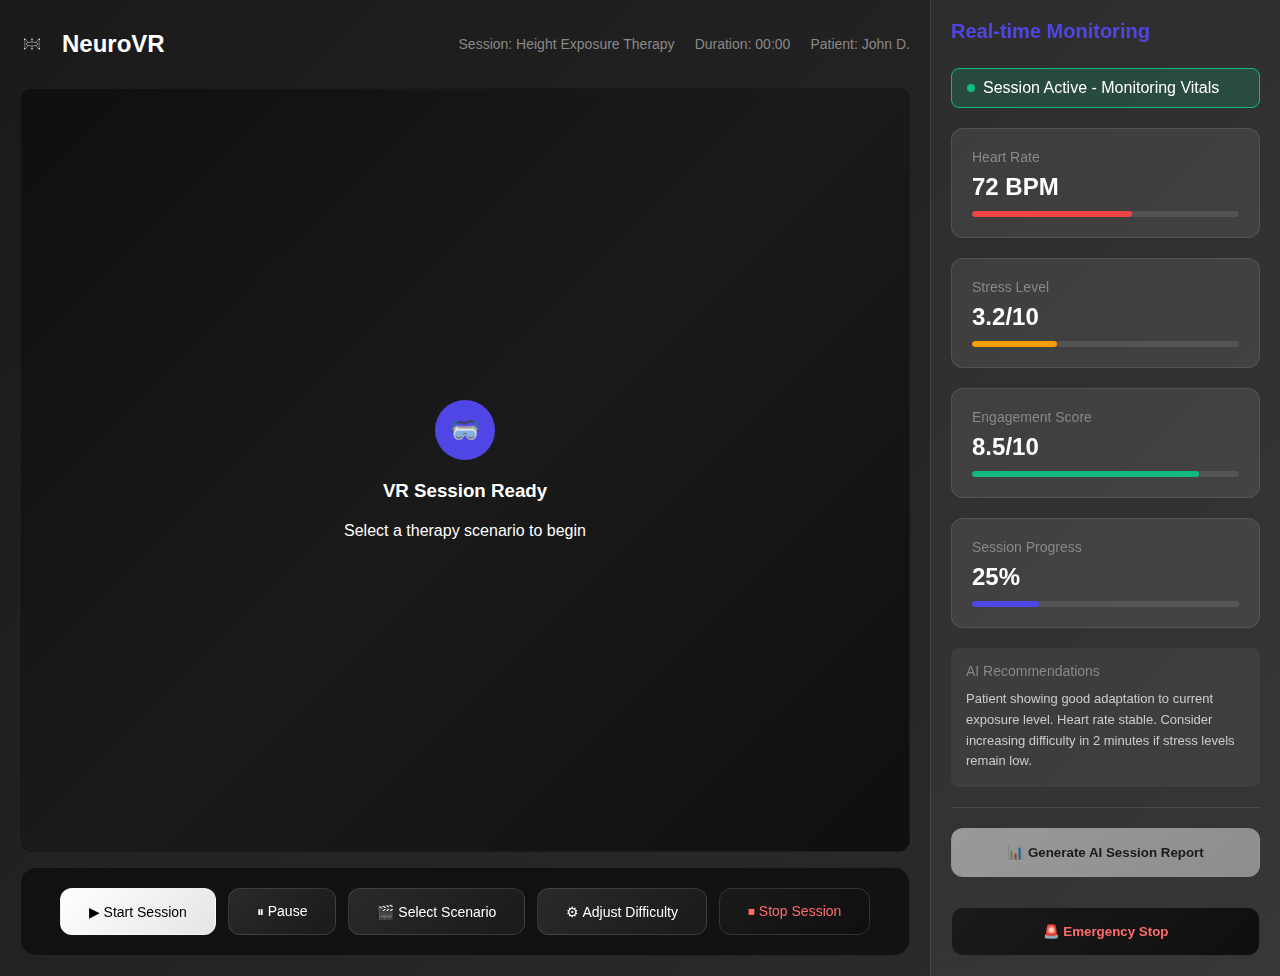
<file: video.html>
<!DOCTYPE html>
<html lang="en">
<head>
    <meta charset="UTF-8">
    <meta name="viewport" content="width=device-width, initial-scale=1.0">
    <title>NeuroVR - Therapy Session</title>
    <style>
        * {
            margin: 0;
            padding: 0;
            box-sizing: border-box;
        }

        body {
            font-family: -apple-system, BlinkMacSystemFont, 'Segoe UI', Roboto, sans-serif;
            background: linear-gradient(135deg, #1a1a1a 0%, #2d2d2d 100%);
            color: white;
            min-height: 100vh;
            overflow-x: hidden;
        }

        .container {
            display: flex;
            min-height: 100vh;
        }

        .video-section {
            flex: 1;
            display: flex;
            flex-direction: column;
            padding: 20px;
            position: relative;
        }

        .header {
            display: flex;
            justify-content: space-between;
            align-items: center;
            margin-bottom: 20px;
            padding: 10px 0;
        }

        .logo {
            display: flex;
            align-items: center;
            gap: 10px;
            font-size: 24px;
            font-weight: bold;
        }

        .logo::before {
            content: "";
            width: 24px;
            height: 24px;
            background-image: url('data:image/svg+xml,<svg xmlns="http://www.w3.org/2000/svg" viewBox="0 0 100 100" fill="white"><circle cx="20" cy="30" r="3"/><circle cx="50" cy="30" r="3"/><circle cx="80" cy="30" r="3"/><ellipse cx="50" cy="50" rx="25" ry="8" fill="none" stroke="white" stroke-width="2"/><circle cx="20" cy="70" r="3"/><circle cx="50" cy="70" r="3"/><circle cx="80" cy="70" r="3"/><line x1="20" y1="30" x2="20" y2="70" stroke="white" stroke-width="1.5"/><line x1="50" y1="30" x2="50" y2="42" stroke="white" stroke-width="1.5"/><line x1="50" y1="58" x2="50" y2="70" stroke="white" stroke-width="1.5"/><line x1="80" y1="30" x2="80" y2="70" stroke="white" stroke-width="1.5"/><line x1="20" y1="30" x2="35" y2="42" stroke="white" stroke-width="1.5"/><line x1="80" y1="30" x2="65" y2="42" stroke="white" stroke-width="1.5"/><line x1="20" y1="70" x2="35" y2="58" stroke="white" stroke-width="1.5"/><line x1="80" y1="70" x2="65" y2="58" stroke="white" stroke-width="1.5"/></svg>');
            background-size: contain;
            background-repeat: no-repeat;
            display: inline-block;
            margin-right: 8px;
        }

        .session-info {
            display: flex;
            gap: 20px;
            font-size: 14px;
            color: #888;
        }

        .video-container {
            flex: 1;
            background: #000;
            border-radius: 12px;
            overflow: hidden;
            position: relative;
            min-height: 400px;
            display: flex;
            align-items: center;
            justify-content: center;
            border: 1px solid rgba(255, 255, 255, 0.1);
        }

        .video-placeholder {
            width: 100%;
            height: 100%;
            background: linear-gradient(135deg, #0f0f0f 0%, #1a1a1a 50%, #0f0f0f 100%);
            display: flex;
            flex-direction: column;
            align-items: center;
            justify-content: center;
            gap: 20px;
        }

        #youtube-player {
            width: 100%;
            height: 100%;
            border: none;
        }

        .vr-icon {
            width: 60px;
            height: 60px;
            background: #4f46e5;
            border-radius: 50%;
            display: flex;
            align-items: center;
            justify-content: center;
            font-size: 24px;
        }

        .controls {
            display: flex;
            justify-content: center;
            gap: 12px;
            padding: 20px 0;
            background: rgba(15, 15, 15, 0.9);
            border-radius: 16px;
            margin-top: 15px;
            border: 1px solid rgba(255, 255, 255, 0.08);
            backdrop-filter: blur(10px);
        }

        .control-btn {
            background: linear-gradient(135deg, #2a2a2a 0%, #1a1a1a 100%);
            border: 1px solid rgba(255, 255, 255, 0.12);
            color: white;
            padding: 14px 28px;
            border-radius: 12px;
            cursor: pointer;
            font-weight: 500;
            font-size: 14px;
            transition: all 0.3s cubic-bezier(0.4, 0, 0.2, 1);
            position: relative;
            overflow: hidden;
        }

        .control-btn::before {
            content: '';
            position: absolute;
            top: 0;
            left: -100%;
            width: 100%;
            height: 100%;
            background: linear-gradient(90deg, transparent, rgba(255, 255, 255, 0.1), transparent);
            transition: left 0.5s;
        }

        .control-btn:hover::before {
            left: 100%;
        }

        .control-btn:hover {
            background: linear-gradient(135deg, #333 0%, #222 100%);
            border-color: rgba(255, 255, 255, 0.2);
            transform: translateY(-2px);
            box-shadow: 0 8px 25px rgba(0, 0, 0, 0.4);
        }

        .control-btn:active {
            transform: translateY(0);
        }

        .control-btn.primary {
            background: linear-gradient(135deg, #ffffff 0%, #e5e5e5 100%);
            color: #000;
            border: 1px solid rgba(255, 255, 255, 0.3);
        }

        .control-btn.primary:hover {
            background: linear-gradient(135deg, #f5f5f5 0%, #d5d5d5 100%);
            box-shadow: 0 8px 25px rgba(255, 255, 255, 0.15);
        }

        .control-btn.danger {
            background: linear-gradient(135deg, #1a1a1a 0%, #0f0f0f 100%);
            border: 1px solid #333;
            color: #ff6b6b;
        }

        .control-btn.danger:hover {
            background: linear-gradient(135deg, #2a1a1a 0%, #1f0f0f 100%);
            border-color: #ff6b6b;
            color: #ff8a8a;
        }

        .monitoring-panel {
            width: 350px;
            background: rgba(255, 255, 255, 0.05);
            backdrop-filter: blur(10px);
            border-left: 1px solid rgba(255, 255, 255, 0.1);
            padding: 20px;
            overflow-y: auto;
        }

        .panel-header {
            font-size: 20px;
            font-weight: bold;
            margin-bottom: 25px;
            color: #4f46e5;
        }

        .metric-card {
            background: rgba(255, 255, 255, 0.08);
            border-radius: 12px;
            padding: 20px;
            margin-bottom: 20px;
            border: 1px solid rgba(255, 255, 255, 0.1);
        }

        .metric-title {
            font-size: 14px;
            color: #888;
            margin-bottom: 8px;
        }

        .metric-value {
            font-size: 24px;
            font-weight: bold;
            margin-bottom: 10px;
        }

        .metric-bar {
            width: 100%;
            height: 6px;
            background: rgba(255, 255, 255, 0.1);
            border-radius: 3px;
            overflow: hidden;
        }

        .metric-fill {
            height: 100%;
            border-radius: 3px;
            transition: width 0.5s ease;
        }

        .heart-rate .metric-fill {
            background: #ef4444;
        }

        .stress-level .metric-fill {
            background: #f59e0b;
        }

        .engagement .metric-fill {
            background: #10b981;
        }

        .session-progress .metric-fill {
            background: #4f46e5;
        }

        .status-indicator {
            display: flex;
            align-items: center;
            gap: 8px;
            padding: 10px 15px;
            background: rgba(16, 185, 129, 0.2);
            border-radius: 8px;
            margin-bottom: 20px;
            border: 1px solid #10b981;
        }

        .status-dot {
            width: 8px;
            height: 8px;
            background: #10b981;
            border-radius: 50%;
            animation: pulse 2s infinite;
        }

        @keyframes pulse {
            0%, 100% { opacity: 1; }
            50% { opacity: 0.5; }
        }

        .therapy-notes {
            background: rgba(255, 255, 255, 0.05);
            border-radius: 8px;
            padding: 15px;
            margin-top: 20px;
        }

        .notes-title {
            font-size: 14px;
            color: #888;
            margin-bottom: 10px;
        }

        .notes-content {
            font-size: 13px;
            line-height: 1.6;
            color: #ccc;
        }

        .reports-section {
            margin-top: 20px;
            padding-top: 20px;
            border-top: 1px solid rgba(255, 255, 255, 0.1);
        }

        .reports-btn {
            width: 100%;
            background: linear-gradient(135deg, #ffffff 0%, #e5e5e5 100%);
            color: #000;
            border: 1px solid rgba(255, 255, 255, 0.3);
            padding: 16px;
            border-radius: 12px;
            font-weight: 600;
            cursor: pointer;
            margin-bottom: 10px;
            transition: all 0.3s cubic-bezier(0.4, 0, 0.2, 1);
            position: relative;
            overflow: hidden;
            opacity: 0.5;
            pointer-events: none;
        }

        .reports-btn.enabled {
            opacity: 1;
            pointer-events: auto;
        }

        .reports-btn.enabled::before {
            content: '';
            position: absolute;
            top: 0;
            left: -100%;
            width: 100%;
            height: 100%;
            background: linear-gradient(90deg, transparent, rgba(0, 0, 0, 0.1), transparent);
            transition: left 0.5s;
        }

        .reports-btn.enabled:hover::before {
            left: 100%;
        }

        .reports-btn.enabled:hover {
            background: linear-gradient(135deg, #f5f5f5 0%, #d5d5d5 100%);
            transform: scale(1.02);
            box-shadow: 0 8px 25px rgba(255, 255, 255, 0.15);
        }

        .session-data {
            display: none;
            background: rgba(255, 255, 255, 0.03);
            border-radius: 8px;
            padding: 12px;
            margin-top: 15px;
            font-size: 12px;
            color: #999;
        }

        .emergency-btn {
            width: 100%;
            background: linear-gradient(135deg, #1a1a1a 0%, #0f0f0f 100%);
            color: #ff6b6b;
            border: 1px solid #333;
            padding: 16px;
            border-radius: 12px;
            font-weight: 600;
            cursor: pointer;
            margin-top: 20px;
            transition: all 0.3s cubic-bezier(0.4, 0, 0.2, 1);
            position: relative;
            overflow: hidden;
        }

        .emergency-btn::before {
            content: '';
            position: absolute;
            top: 0;
            left: -100%;
            width: 100%;
            height: 100%;
            background: linear-gradient(90deg, transparent, rgba(255, 107, 107, 0.1), transparent);
            transition: left 0.5s;
        }

        .emergency-btn:hover::before {
            left: 100%;
        }

        .emergency-btn:hover {
            background: linear-gradient(135deg, #2a1a1a 0%, #1f0f0f 100%);
            border-color: #ff6b6b;
            color: #ff8a8a;
            transform: scale(1.02);
            box-shadow: 0 8px 25px rgba(255, 107, 107, 0.2);
        }

        @media (max-width: 768px) {
            .container {
                flex-direction: column;
            }
            
            .monitoring-panel {
                width: 100%;
                max-height: 300px;
            }
            
            .header {
                flex-direction: column;
                gap: 10px;
            }
        }
    </style>
</head>
<body>
    <div class="container">
        <div class="video-section">
            <div class="header">
                <div class="logo">NeuroVR</div>
                <div class="session-info">
                    <span>Session: Height Exposure Therapy</span>
                    <span>Duration: <span id="timer">00:00</span></span>
                    <span>Patient: John D.</span>
                </div>
            </div>

            <div class="video-container">
                <div class="video-placeholder" id="videoPlaceholder">
                    <div class="vr-icon">🥽</div>
                    <h3>VR Session Ready</h3>
                    <p>Select a therapy scenario to begin</p>
                </div>
                <iframe id="youtube-player" style="display: none;"></iframe>
            </div>

            <div class="controls">
                <button class="control-btn primary" onclick="startSession()">
                    <span>▶</span> Start Session
                </button>
                <button class="control-btn" onclick="pauseSession()">
                    <span>⏸</span> Pause
                </button>
                <button class="control-btn" onclick="showScenarioSelect()">
                    <span>🎬</span> Select Scenario
                </button>
                <button class="control-btn" onclick="adjustDifficulty()">
                    <span>⚙</span> Adjust Difficulty
                </button>
                <button class="control-btn danger" onclick="stopSession()">
                    <span>⏹</span> Stop Session
                </button>
            </div>
        </div>

        <div class="monitoring-panel">
            <div class="panel-header">Real-time Monitoring</div>
            
            <div class="status-indicator">
                <div class="status-dot"></div>
                <span>Session Active - Monitoring Vitals</span>
            </div>

            <div class="metric-card heart-rate">
                <div class="metric-title">Heart Rate</div>
                <div class="metric-value"><span id="heartRate">72</span> BPM</div>
                <div class="metric-bar">
                    <div class="metric-fill" style="width: 60%"></div>
                </div>
            </div>

            <div class="metric-card stress-level">
                <div class="metric-title">Stress Level</div>
                <div class="metric-value"><span id="stressLevel">3.2</span>/10</div>
                <div class="metric-bar">
                    <div class="metric-fill" style="width: 32%"></div>
                </div>
            </div>

            <div class="metric-card engagement">
                <div class="metric-title">Engagement Score</div>
                <div class="metric-value"><span id="engagement">8.5</span>/10</div>
                <div class="metric-bar">
                    <div class="metric-fill" style="width: 85%"></div>
                </div>
            </div>

            <div class="metric-card session-progress">
                <div class="metric-title">Session Progress</div>
                <div class="metric-value"><span id="progress">25</span>%</div>
                <div class="metric-bar">
                    <div class="metric-fill" style="width: 25%"></div>
                </div>
            </div>

            <div class="therapy-notes">
                <div class="notes-title">AI Recommendations</div>
                <div class="notes-content">
                    Patient showing good adaptation to current exposure level. Heart rate stable. Consider increasing difficulty in 2 minutes if stress levels remain low.
                </div>
            </div>

            <div class="reports-section">
                <button class="reports-btn" id="reportsBtn" onclick="generateReport()">
                    📊 Generate AI Session Report
                </button>
                <div class="session-data" id="sessionData">
                    <strong>Session Data Collected:</strong><br>
                    • Heart Rate: <span id="dataPoints">0</span> data points<br>
                    • Stress Measurements: <span id="stressPoints">0</span> readings<br>
                    • Engagement Tracking: <span id="engagementPoints">0</span> samples<br>
                    • Session Duration: <span id="totalDuration">0:00</span>
                </div>
            </div>

            <button class="emergency-btn" onclick="emergencyStop()">
                🚨 Emergency Stop
            </button>
        </div>
    </div>

    <script>
        let sessionActive = false;
        let sessionTime = 0;
        let timerInterval;
        let currentScenario = null;
        let sessionData = {
            heartRateReadings: [],
            stressLevels: [],
            engagementScores: [],
            sessionEvents: [],
            startTime: null,
            endTime: null,
            scenario: null,
            difficultyChanges: []
        };

        // YouTube 3D/360 VR Video IDs for different therapy scenarios
        const scenarios = {
            'heights': 'AJzU0QQn06E', // Example 360 height exposure video
            'flying': 'H1HZuPe_gUo', // Example airplane 360 video
            'social': 'dQw4w9WgXcQ', // Example social situation video
            'nature': '3AtDnEC4zak', // Relaxing nature 360 video
            'underwater': 'AJzU0QQn06E' // Underwater 360 video
        };

        function showScenarioSelect() {
            const scenarioNames = {
                'heights': 'Height Exposure Therapy',
                'flying': 'Flight Anxiety Treatment',
                'social': 'Social Anxiety Therapy',
                'nature': 'Relaxation & Mindfulness',
                'underwater': 'Aquatic Exposure Therapy'
            };

            let options = 'Select a VR Therapy Scenario:\n\n';
            Object.keys(scenarios).forEach((key, index) => {
                options += `${index + 1}. ${scenarioNames[key]}\n`;
            });

            const choice = prompt(options + '\nEnter the number of your choice (1-5):');
            const scenarioKeys = Object.keys(scenarios);
            
            if (choice && choice >= 1 && choice <= 5) {
                const selectedScenario = scenarioKeys[choice - 1];
                loadYouTubeVideo(scenarios[selectedScenario]);
                currentScenario = selectedScenario;
                sessionData.scenario = scenarioNames[selectedScenario];
                
                document.querySelector('.session-info span:first-child').textContent = 
                    `Session: ${scenarioNames[selectedScenario]}`;
            }
        }

        function loadYouTubeVideo(videoId) {
            const iframe = document.getElementById('youtube-player');
            const placeholder = document.getElementById('videoPlaceholder');
            
            // YouTube iframe with VR/360 parameters
            iframe.src = `https://www.youtube.com/embed/${videoId}?enablejsapi=1&controls=1&rel=0&showinfo=0&modestbranding=1&fs=1&vq=hd1080`;
            iframe.style.display = 'block';
            placeholder.style.display = 'none';
        }

        function startSession() {
            if (!currentScenario) {
                alert('Please select a therapy scenario first!');
                showScenarioSelect();
                return;
            }

            if (!sessionActive) {
                sessionActive = true;
                sessionData.startTime = new Date();
                sessionData.sessionEvents.push({
                    timestamp: new Date(),
                    event: 'Session Started',
                    details: `Scenario: ${sessionData.scenario}`
                });
                
                // Reset reports button
                document.getElementById('reportsBtn').classList.remove('enabled');
                document.getElementById('sessionData').style.display = 'none';
                
                // Start timer
                timerInterval = setInterval(updateTimer, 1000);
                
                // Start monitoring simulation
                startMonitoringSimulation();
                
                // Update UI
                document.querySelector('.status-indicator span').textContent = 'Session Active - Monitoring Vitals';
                document.querySelector('.status-indicator').style.background = 'rgba(16, 185, 129, 0.2)';
                
                // Send play command to YouTube iframe if possible
                const iframe = document.getElementById('youtube-player');
                if (iframe.contentWindow) {
                    iframe.contentWindow.postMessage('{"event":"command","func":"playVideo","args":""}', '*');
                }
            }
        }

        function pauseSession() {
            if (sessionActive) {
                clearInterval(timerInterval);
                document.querySelector('.status-indicator span').textContent = 'Session Paused';
                document.querySelector('.status-indicator').style.background = 'rgba(245, 158, 11, 0.2)';
                
                sessionData.sessionEvents.push({
                    timestamp: new Date(),
                    event: 'Session Paused',
                    details: `Duration: ${Math.floor(sessionTime / 60)}:${(sessionTime % 60).toString().padStart(2, '0')}`
                });
                
                // Send pause command to YouTube iframe
                const iframe = document.getElementById('youtube-player');
                if (iframe.contentWindow) {
                    iframe.contentWindow.postMessage('{"event":"command","func":"pauseVideo","args":""}', '*');
                }
            }
        }

        function stopSession() {
            sessionActive = false;
            clearInterval(timerInterval);
            
            sessionData.endTime = new Date();
            sessionData.sessionEvents.push({
                timestamp: new Date(),
                event: 'Session Completed',
                details: `Total Duration: ${Math.floor(sessionTime / 60)}:${(sessionTime % 60).toString().padStart(2, '0')}`
            });

            // Enable reports button
            document.getElementById('reportsBtn').classList.add('enabled');
            updateSessionDataDisplay();
            
            sessionTime = 0;
            document.getElementById('timer').textContent = '00:00';
            
            // Hide video and show placeholder
            document.getElementById('youtube-player').style.display = 'none';
            document.getElementById('youtube-player').src = '';
            document.getElementById('videoPlaceholder').style.display = 'flex';
            document.querySelector('#videoPlaceholder h3').textContent = 'VR Session Complete';
            document.querySelector('#videoPlaceholder p').textContent = 'Session data collected - Generate AI report';
            
            document.querySelector('.status-indicator span').textContent = 'Session Ended - Report Available';
            document.querySelector('.status-indicator').style.background = 'rgba(107, 114, 128, 0.2)';
            
            currentScenario = null;
        }

        function adjustDifficulty() {
            if (sessionActive && currentScenario) {
                const difficulties = ['Beginner', 'Intermediate', 'Advanced', 'Expert'];
                const current = difficulties[Math.floor(Math.random() * difficulties.length)];
                
                sessionData.difficultyChanges.push({
                    timestamp: new Date(),
                    newDifficulty: current,
                    sessionTime: sessionTime
                });

                sessionData.sessionEvents.push({
                    timestamp: new Date(),
                    event: 'Difficulty Adjusted',
                    details: `Changed to: ${current}`
                });
                
                alert(`Difficulty adjusted to: ${current}\n\nThis will modify the VR environment complexity and exposure intensity.`);
                
                // Update AI recommendations
                document.querySelector('.notes-content').textContent = 
                    `Difficulty level changed to ${current}. VR environment complexity adjusted. Monitoring patient response for adaptation patterns.`;
            } else {
                alert('Please start a session first to adjust difficulty.');
            }
        }

        function updateSessionDataDisplay() {
            document.getElementById('dataPoints').textContent = sessionData.heartRateReadings.length;
            document.getElementById('stressPoints').textContent = sessionData.stressLevels.length;
            document.getElementById('engagementPoints').textContent = sessionData.engagementScores.length;
            document.getElementById('totalDuration').textContent = 
                `${Math.floor(sessionTime / 60)}:${(sessionTime % 60).toString().padStart(2, '0')}`;
            document.getElementById('sessionData').style.display = 'block';
        }

        function generateReport() {
            if (!sessionData.endTime) {
                alert('No completed session data available for report generation.');
                return;
            }

            // Simulate AI analysis and open report in new window/page
            const reportWindow = window.open('', '_blank', 'width=800,height=600,scrollbars=yes');
            const aiReport = generateAIAnalysis();
            
            reportWindow.document.write(`
                <!DOCTYPE html>
                <html>
                <head>
                    <title>NeuroVR - AI Session Report</title>
                    <style>
                        body { 
                            font-family: -apple-system, BlinkMacSystemFont, 'Segoe UI', Roboto, sans-serif;
                            background: linear-gradient(135deg, #1a1a1a 0%, #2d2d2d 100%);
                            color: white;
                            padding: 20px;
                            margin: 0;
                        }
                        .header { 
                            text-align: center;
                            margin-bottom: 30px;
                            border-bottom: 1px solid rgba(255,255,255,0.2);
                            padding-bottom: 20px;
                        }
                        .logo { font-size: 24px; font-weight: bold; margin-bottom: 10px; }
                        .section { 
                            background: rgba(255,255,255,0.05);
                            border-radius: 12px;
                            padding: 20px;
                            margin: 20px 0;
                            border: 1px solid rgba(255,255,255,0.1);
                        }
                        .metric { 
                            display: flex;
                            justify-content: space-between;
                            margin: 10px 0;
                            padding: 8px 0;
                            border-bottom: 1px solid rgba(255,255,255,0.1);
                        }
                        .score { font-weight: bold; color: #4f46e5; }
                        .recommendation { 
                            background: rgba(16, 185, 129, 0.1);
                            border-left: 4px solid #10b981;
                            padding: 15px;
                            margin: 15px 0;
                            border-radius: 0 8px 8px 0;
                        }
                    </style>
                </head>
                <body>
                    ${aiReport}
                </body>
                </html>
            `);
            
            reportWindow.document.close();
        }

        function generateAIAnalysis() {
            const avgHeartRate = sessionData.heartRateReadings.reduce((a, b) => a + b, 0) / sessionData.heartRateReadings.length || 75;
            const avgStress = sessionData.stressLevels.reduce((a, b) => a + b, 0) / sessionData.stressLevels.length || 3.5;
            const avgEngagement = sessionData.engagementScores.reduce((a, b) => a + b, 0) / sessionData.engagementScores.length || 8.2;
            
            const duration = sessionData.endTime ? 
                Math.round((sessionData.endTime - sessionData.startTime) / 1000 / 60) : 0;

            return `
                <div class="header">
                    <div class="logo">🧠 NeuroVR AI Analysis Report</div>
                    <div>Generated on ${new Date().toLocaleDateString()} at ${new Date().toLocaleTimeString()}</div>
                </div>
                
                <div class="section">
                    <h3>Session Overview</h3>
                    <div class="metric">
                        <span>Therapy Type:</span>
                        <span class="score">${sessionData.scenario || 'N/A'}</span>
                    </div>
                    <div class="metric">
                        <span>Session Duration:</span>
                        <span class="score">${duration} minutes</span>
                    </div>
                    <div class="metric">
                        <span>Difficulty Adjustments:</span>
                        <span class="score">${sessionData.difficultyChanges.length}</span>
                    </div>
                </div>

                <div class="section">
                    <h3>Physiological Response Analysis</h3>
                    <div class="metric">
                        <span>Average Heart Rate:</span>
                        <span class="score">${avgHeartRate.toFixed(1)} BPM</span>
                    </div>
                    <div class="metric">
                        <span>Peak Stress Level:</span>
                        <span class="score">${Math.max(...sessionData.stressLevels, 4.2).toFixed(1)}/10</span>
                    </div>
                    <div class="metric">
                        <span>Average Engagement:</span>
                        <span class="score">${avgEngagement.toFixed(1)}/10</span>
                    </div>
                    <div class="metric">
                        <span>Adaptation Rate:</span>
                        <span class="score">${avgStress < 4 ? 'Excellent' : avgStress < 6 ? 'Good' : 'Needs Improvement'}</span>
                    </div>
                </div>

                <div class="section">
                    <h3>AI Insights & Recommendations</h3>
                    <div class="recommendation">
                        <strong>Therapeutic Progress:</strong> Patient demonstrated ${avgStress < 4 ? 'excellent' : 'good'} 
                        adaptation to VR exposure therapy. Stress levels remained within manageable range throughout the session.
                    </div>
                    <div class="recommendation">
                        <strong>Next Session Recommendation:</strong> ${avgEngagement > 8 ? 
                            'Consider advancing to the next difficulty level' : 
                            'Maintain current difficulty with extended exposure time'}.
                        Heart rate variability suggests good autonomic regulation.
                    </div>
                    <div class="recommendation">
                        <strong>Treatment Plan:</strong> ${sessionData.difficultyChanges.length > 2 ? 
                            'Patient responds well to progressive difficulty increases' :
                            'Recommend gradual difficulty progression in future sessions'}.
                    </div>
                </div>

                <div class="section">
                    <h3>Session Timeline</h3>
                    ${sessionData.sessionEvents.map(event => `
                        <div class="metric">
                            <span>${event.event}:</span>
                            <span>${event.details}</span>
                        </div>
                    `).join('')}
                </div>
            `;
        }

        function emergencyStop() {
            if (confirm('Are you sure you want to perform an emergency stop? This will immediately end the session and all monitoring.')) {
                if (sessionActive) {
                    sessionData.sessionEvents.push({
                        timestamp: new Date(),
                        event: 'Emergency Stop',
                        details: 'Session terminated by therapist/patient safety protocol'
                    });
                }
                
                stopSession();
                document.querySelector('#videoPlaceholder h3').textContent = 'Emergency Stop Activated';
                document.querySelector('#videoPlaceholder p').textContent = 'Session terminated - Patient safety prioritized';
                document.querySelector('.status-indicator span').textContent = 'Emergency Stop - Session Terminated';
                document.querySelector('.status-indicator').style.background = 'rgba(220, 38, 38, 0.2)';
            }
        }

        function startMonitoringSimulation() {
            setInterval(() => {
                if (sessionActive) {
                    // Generate and store heart rate data
                    const heartRate = 70 + Math.random() * 20;
                    document.getElementById('heartRate').textContent = Math.round(heartRate);
                    sessionData.heartRateReadings.push(heartRate);
                    
                    // Generate and store stress level data
                    const stressLevel = 2 + Math.random() * 4;
                    document.getElementById('stressLevel').textContent = stressLevel.toFixed(1);
                    document.querySelector('.stress-level .metric-fill').style.width = (stressLevel * 10) + '%';
                    sessionData.stressLevels.push(stressLevel);
                    
                    // Generate and store engagement data
                    const engagement = 7 + Math.random() * 3;
                    document.getElementById('engagement').textContent = engagement.toFixed(1);
                    document.querySelector('.engagement .metric-fill').style.width = (engagement * 10) + '%';
                    sessionData.engagementScores.push(engagement);
                    
                    // Update progress
                    const progress = Math.min((sessionTime / 600) * 100, 100); // 10 minute session
                    document.getElementById('progress').textContent = Math.round(progress);
                    document.querySelector('.session-progress .metric-fill').style.width = progress + '%';
                }
            }, 2000);
        }

        function updateTimer() {
            sessionTime++;
            const minutes = Math.floor(sessionTime / 60);
            const seconds = sessionTime % 60;
            document.getElementById('timer').textContent = 
                `${minutes.toString().padStart(2, '0')}:${seconds.toString().padStart(2, '0')}`;
        }

        // Initialize monitoring simulation on page load
        startMonitoringSimulation();
    </script>
</body>
</html>
</file>
<file: styles.css>
/* ========== Base Reset ========== */
* {
  margin: 0;
  padding: 0;
  box-sizing: border-box
}

/* ========== Theme ========== */
:root {
  --primary-color: #8b8afc;
  --primary-gradient: linear-gradient(135deg, #4f46e5, #7c3aed);
  --bg-gradient: linear-gradient(135deg, #0f0f0f 0%, #1a1a1a 50%, #2d2d2d 100%);
  --card-bg: rgba(255, 255, 255, .04);
  --card-border: rgba(255, 255, 255, .08);
  --text-primary: #fff;
  --text-secondary: #cfcfd6;
}

body {
  font-family: -apple-system, BlinkMacSystemFont, 'Segoe UI', Roboto, sans-serif;
  background: var(--bg-gradient);
  color: var(--text-primary);
  min-height: 100vh;
  overflow-x: hidden;
  transition: background 0.3s ease;
}

body.light-theme {
  --bg-gradient: linear-gradient(135deg, #f5f7fa 0%, #e4e7eb 50%, #c3cfe2 100%);
  --card-bg: rgba(255, 255, 255, .8);
  --card-border: rgba(0, 0, 0, .08);
  --text-primary: #2d3748;
  --text-secondary: #4a5568;
}

/* ========== Navbar ========== */
.navbar {
  background: rgba(0, 0, 0, .9);
  backdrop-filter: blur(20px);
  padding: 15px 30px;
  display: flex;
  justify-content: space-between;
  align-items: center;
  border-bottom: 1px solid rgba(255, 255, 255, .08);
  position: sticky;
  top: 0;
  z-index: 100
}

.logo {
  display: flex;
  align-items: center;
  gap: 12px;
  font-size: 28px;
  font-weight: 800;
  color: var(--primary-color);
  letter-spacing: .3px
}

.logo-icon {
  width: 32px;
  height: 32px;
  background-image: url('data:image/svg+xml,<svg xmlns="http://www.w3.org/2000/svg" viewBox="0 0 100 100" fill="%238b8afc"><circle cx="20" cy="30" r="3"/><circle cx="50" cy="30" r="3"/><circle cx="80" cy="30" r="3"/><ellipse cx="50" cy="50" rx="25" ry="8" fill="none" stroke="%238b8afc" stroke-width="2"/><circle cx="20" cy="70" r="3"/><circle cx="50" cy="70" r="3"/><circle cx="80" cy="70" r="3"/><line x1="20" y1="30" x2="20" y2="70" stroke="%238b8afc" stroke-width="1.5"/><line x1="50" y1="30" x2="50" y2="42" stroke="%238b8afc" stroke-width="1.5"/><line x1="50" y1="58" x2="50" y2="70" stroke="%238b8afc" stroke-width="1.5"/><line x1="80" y1="30" x2="80" y2="70" stroke="%238b8afc" stroke-width="1.5"/><line x1="20" y1="30" x2="35" y2="42" stroke="%238b8afc" stroke-width="1.5"/><line x1="80" y1="30" x2="65" y2="42" stroke="%238b8afc" stroke-width="1.5"/><line x1="20" y1="70" x2="35" y2="58" stroke="%238b8afc" stroke-width="1.5"/><line x1="80" y1="70" x2="65" y2="58" stroke="%238b8afc" stroke-width="1.5"/></svg>');
  background-size: contain;
  background-repeat: no-repeat
}

.nav-links {
  display: flex;
  gap: 24px;
  align-items: center
}

.nav-link {
  color: #aaa;
  text-decoration: none;
  font-weight: 600;
  padding: 8px 14px;
  border-radius: 10px;
  cursor: pointer;
  transition: all .25s ease
}

.nav-link:hover,
.nav-link.active {
  color: var(--primary-color);
  background: rgba(139, 138, 252, .12)
}

.user-profile {
  display: flex;
  align-items: center;
  gap: 12px;
  cursor: pointer;
  padding: 8px 12px;
  border-radius: 12px;
  position: relative;
  transition: .25s
}

.user-profile:hover {
  background: rgba(255, 255, 255, .05)
}

.user-avatar {
  width: 40px;
  height: 40px;
  border-radius: 50%;
  background: var(--primary-gradient);
  display: flex;
  align-items: center;
  justify-content: center;
  font-weight: 800
}

.user-info {
  display: flex;
  flex-direction: column
}

.user-name {
  font-weight: 700;
  font-size: 14px
}

.user-status {
  font-size: 12px;
  color: #9aa
}

/* dropdown */
.profile-dropdown {
  position: absolute;
  top: 56px;
  right: 0;
  display: none;
  min-width: 220px;
  background: rgba(15, 15, 18, .95);
  backdrop-filter: blur(16px);
  border: 1px solid rgba(255, 255, 255, .08);
  border-radius: 14px;
  overflow: hidden;
  box-shadow: 0 10px 30px rgba(0, 0, 0, .4)
}

.profile-dropdown.show {
  display: block
}

.dropdown-item {
  padding: 12px 14px;
  font-size: 14px;
  color: #d8d8df;
  transition: .2s;
  cursor: pointer;
}

.dropdown-item:hover {
  background: rgba(139, 138, 252, .12);
  color: #fff
}

/* ========== Layout ========== */
.container {
  max-width: 1400px;
  margin: 0 auto;
  padding: 28px
}

.main-content {
  display: none
}

.main-content.active {
  display: block
}

.dashboard-grid {
  display: grid;
  grid-template-columns: 1fr 340px;
  gap: 28px;
  margin-bottom: 28px
}

.content-area {
  display: flex;
  flex-direction: column;
  gap: 32px
}

/* Add extra spacing between different therapy categories */
.therapy-sessions + .therapy-sessions {
  margin-top: 8px;
}

/* ========== Cards / Sections ========== */
.card {
  background: var(--card-bg);
  border: 1px solid var(--card-border);
  border-radius: 20px;
  padding: 24px;
  box-shadow: 0 10px 30px rgba(0, 0, 0, .25);
  transition: background 0.3s ease, border 0.3s ease;
}

.welcome-section {
  position: relative;
  overflow: hidden
}

.welcome-section::before {
  content: '';
  position: absolute;
  inset: 0;
  background: radial-gradient(1000px 400px at -10% -10%, rgba(139, 138, 252, .25), transparent 60%),
    radial-gradient(800px 400px at 110% 120%, rgba(124, 58, 237, .18), transparent 60%);
  pointer-events: none
}

.welcome-content h2 {
  font-size: 28px;
  margin-bottom: 10px;
  background: linear-gradient(135deg, #8b8afc, #b794f6);
  -webkit-background-clip: text;
  background-clip: text;
  -webkit-text-fill-color: transparent
}

.welcome-content p {
  color: var(--text-secondary);
  line-height: 1.6
}

.therapy-sessions .sessions-header {
  display: flex;
  justify-content: space-between;
  align-items: center;
  margin-bottom: 18px
}

.sessions-title {
  font-size: 22px;
  font-weight: 800;
  background: linear-gradient(135deg, #8b8afc, #b794f6);
  -webkit-background-clip: text;
  background-clip: text;
  -webkit-text-fill-color: transparent;
  position: relative;
  padding-left: 12px;
}

.sessions-title::before {
  content: '';
  position: absolute;
  left: 0;
  top: 50%;
  transform: translateY(-50%);
  width: 4px;
  height: 24px;
  background: linear-gradient(135deg, #8b8afc, #b794f6);
  border-radius: 2px;
}

.sessions-grid {
  display: grid;
  grid-template-columns: repeat(auto-fit, minmax(280px, 1fr));
  gap: 16px;
  transition: all 0.3s cubic-bezier(0.4, 0, 0.2, 1);
  overflow: hidden;
}

.sessions-grid.collapsed {
  max-height: 0;
  opacity: 0;
  margin-top: 0;
  margin-bottom: 0;
  padding-top: 0;
  padding-bottom: 0;
}

/* Dropdown button styles */
.dropdown-btn {
  background: linear-gradient(135deg, rgba(255, 255, 255, .10), rgba(255, 255, 255, .05));
  border: 1px solid rgba(255, 255, 255, .12);
  color: #fff;
  padding: 10px 16px;
  border-radius: 12px;
  font-weight: 600;
  font-size: 14px;
  display: inline-flex;
  align-items: center;
  gap: 8px;
  cursor: pointer;
  transition: all 0.3s cubic-bezier(0.4, 0, 0.2, 1);
  position: relative;
  overflow: hidden;
}

.dropdown-btn-expand::before {
  content: '';
  position: absolute;
  top: 0;
  left: -100%;
  width: 100%;
  height: 100%;
  background: linear-gradient(90deg, transparent, rgba(139, 138, 252, .2), transparent);
  transition: left 0.5s;
}

.dropdown-btn:hover::before {
  left: 100%;
}

.dropdown-btn:hover {
  transform: translateY(-2px);
  border-color: rgba(139, 138, 252, .5);
  box-shadow: 0 8px 20px rgba(79, 70, 229, .15);
}

.dropdown-btn.expanded .dropdown-icon {
  transform: rotate(180deg);
}

.dropdown-btn.expanded .dropdown-text {
  content: 'Collapse';
}

.dropdown-icon {
  transition: transform 0.3s ease;
  font-size: 12px;
  animation: gentle-bounce 2s ease-in-out infinite;
}

@keyframes gentle-bounce {
  0%, 100% {
    transform: translateY(0);
  }
  50% {
    transform: translateY(-2px);
  }
}

.dropdown-btn:hover .dropdown-icon {
  animation: none;
}

.dropdown-text {
  transition: all 0.3s ease;
}

.session-count {
  font-size: 12px;
  color: #9aa;
  margin-left: 4px;
  font-weight: 500;
}

/* Responsive adjustments for better card layout */
@media (min-width: 1200px) {
  .sessions-grid {
    grid-template-columns: repeat(auto-fit, minmax(320px, 1fr));
    gap: 20px
  }
}

@media (max-width: 768px) {
  .sessions-grid {
    grid-template-columns: 1fr;
    gap: 14px
  }
}

.session-card {
  background: linear-gradient(135deg, rgba(255, 255, 255, .06), rgba(255, 255, 255, .03));
  border: 1px solid rgba(255, 255, 255, .07);
  border-radius: 16px;
  padding: 22px;
  cursor: pointer;
  position: relative;
  overflow: hidden;
  transition: transform .3s cubic-bezier(.4, 0, .2, 1), box-shadow .3s, border-color .3s;
  animation: fadeInUp 0.6s ease-out;
  animation-delay: calc(var(--card-index, 0) * 0.1s);
}

@keyframes fadeInUp {
  from {
    opacity: 0;
    transform: translateY(20px);
  }
  to {
    opacity: 1;
    transform: translateY(0);
  }
}

.session-card::after {
  content: '';
  position: absolute;
  inset: auto -40% -40% auto;
  width: 160px;
  height: 160px;
  border-radius: 50%;
  background: radial-gradient(60px 60px at 50% 50%, rgba(139, 138, 252, .5), transparent 70%);
  filter: blur(10px);
  opacity: .35;
  transition: .3s
}

.session-card:hover {
  transform: translateY(-6px) scale(1.015);
  border-color: rgba(139, 138, 252, .45);
  box-shadow: 0 18px 40px rgba(79, 70, 229, .18)
}

.session-card:hover::after {
  transform: scale(1.2);
  opacity: 0.5;
}

.session-icon {
  width: 60px;
  height: 60px;
  border-radius: 50%;
  display: flex;
  align-items: center;
  justify-content: center;
  font-size: 22px;
  margin-bottom: 12px
}

.session-card.heights .session-icon {
  background: linear-gradient(135deg, #ef4444, #dc2626)
}

.session-card.flights .session-icon {
  background: linear-gradient(135deg, #06b6d4, #0891b2)
}

.session-card.darkness .session-icon {
  background: linear-gradient(135deg, #6b7280, #374151)
}

.session-card.ptsd .session-icon {
  background: linear-gradient(135deg, #8b5cf6, #7c3aed)
}

/* New session card icon styles */
.session-card.breathing .session-icon {
  background: linear-gradient(135deg, #10b981, #059669)
}

.session-card.meditation .session-icon {
  background: linear-gradient(135deg, #6366f1, #4f46e5)
}

.session-card.yoga .session-icon {
  background: linear-gradient(135deg, #f59e0b, #d97706)
}

.session-card.progressive .session-icon {
  background: linear-gradient(135deg, #ec4899, #db2777)
}

.session-card.visualization .session-icon {
  background: linear-gradient(135deg, #06b6d4, #0891b2)
}

.session-card.grounding .session-icon {
  background: linear-gradient(135deg, #84cc16, #65a30d)
}

.session-card.biofeedback .session-icon {
  background: linear-gradient(135deg, #8b5cf6, #7c3aed)
}

.session-card.cognitive .session-icon {
  background: linear-gradient(135deg, #f97316, #ea580c)
}

.session-card.nature .session-icon {
  background: linear-gradient(135deg, #22c55e, #16a34a)
}

.session-card.music .session-icon {
  background: linear-gradient(135deg, #e91e63, #c2185b)
}

.session-card.art .session-icon {
  background: linear-gradient(135deg, #9c27b0, #7b1fa2)
}

.session-card.social .session-icon {
  background: linear-gradient(135deg, #3b82f6, #2563eb)
}

.session-title {
  font-weight: 800;
  font-size: 18px;
  margin-bottom: 6px
}

.session-description {
  color: #a9a9b8;
  font-size: 14px;
  line-height: 1.55;
  margin-bottom: 12px
}

.session-stats {
  display: flex;
  justify-content: space-between;
  align-items: center;
  padding-top: 12px;
  border-top: 1px solid rgba(255, 255, 255, .08)
}

.session-duration {
  font-size: 12px;
  color: #8c8c9a
}

.session-difficulty {
  padding: 6px 12px;
  border-radius: 999px;
  font-size: 11px;
  font-weight: 700;
  letter-spacing: .3px;
  transition: all 0.3s cubic-bezier(0.4, 0, 0.2, 1);
  backdrop-filter: blur(10px);
  position: relative;
}

.difficulty-beginner {
  background: rgba(34, 197, 94, .18);
  color: #22c55e;
  border: 1px solid rgba(34, 197, 94, .28)
}

.difficulty-intermediate {
  background: rgba(245, 158, 11, .18);
  color: #f59e0b;
  border: 1px solid rgba(245, 158, 11, .28)
}

.difficulty-advanced {
  background: rgba(239, 68, 68, .18);
  color: #ef4444;
  border: 1px solid rgba(239, 68, 68, .28)
}

/* Modern gradient difficulty styles */
.difficulty-level-1-only {
  background: linear-gradient(135deg, rgba(34, 197, 94, .15), rgba(22, 163, 74, .25));
  color: #10b981;
  border: 1px solid rgba(34, 197, 94, .3);
  box-shadow: 0 0 20px rgba(34, 197, 94, .1);
  position: relative;
  overflow: hidden;
}

.difficulty-level-1-only::before {
  content: '';
  position: absolute;
  top: 0;
  left: -100%;
  width: 100%;
  height: 100%;
  background: linear-gradient(90deg, transparent, rgba(34, 197, 94, .2), transparent);
  transition: left 0.6s ease;
}

.difficulty-level-1-only:hover::before {
  left: 100%;
}

.difficulty-level-1-only:hover {
  transform: translateY(-1px);
  box-shadow: 0 0 25px rgba(34, 197, 94, .2);
  border-color: rgba(34, 197, 94, .4);
}

.difficulty-level-1-4 {
  background: linear-gradient(135deg, rgba(15, 15, 15, .8), rgba(25, 25, 25, .9));
  color: #fff;
  border: 1px solid rgba(255, 255, 255, .1);
  position: relative;
  overflow: hidden;
  box-shadow: 0 4px 15px rgba(0, 0, 0, .3);
}

.difficulty-level-1-4::before {
  content: '';
  position: absolute;
  top: 0;
  left: 0;
  right: 0;
  bottom: 0;
  background: linear-gradient(90deg, 
    rgba(34, 197, 94, .2) 0%, 
    rgba(34, 197, 94, .1) 20%, 
    rgba(245, 158, 11, .1) 40%, 
    rgba(245, 158, 11, .1) 60%, 
    rgba(239, 68, 68, .1) 80%, 
    rgba(239, 68, 68, .2) 100%);
  z-index: -1;
}

.difficulty-level-1-4::after {
  content: '';
  position: absolute;
  top: 1px;
  left: 1px;
  right: 1px;
  bottom: 1px;
  background: linear-gradient(90deg, 
    #22c55e 0%, 
    #22c55e 20%, 
    #f59e0b 40%, 
    #f59e0b 60%, 
    #ef4444 80%, 
    #ef4444 100%);
  border-radius: inherit;
  opacity: 0.1;
  z-index: -1;
}

.difficulty-level-1-4:hover {
  transform: translateY(-1px);
  box-shadow: 0 6px 20px rgba(0, 0, 0, .4);
  border-color: rgba(255, 255, 255, .2);
}

.difficulty-level-1-4:hover::after {
  opacity: 0.15;
}

/* Enhanced text styling for better readability */
.difficulty-level-1-only {
  text-shadow: 0 0 8px rgba(34, 197, 94, .3);
}

.difficulty-level-1-4 {
  text-shadow: 0 0 8px rgba(255, 255, 255, .1);
  font-weight: 800;
}

/* Subtle pulse animation for Level 1 only */
@keyframes gentle-pulse {
  0%, 100% {
    box-shadow: 0 0 20px rgba(34, 197, 94, .1);
  }
  50% {
    box-shadow: 0 0 25px rgba(34, 197, 94, .15);
  }
}

.difficulty-level-1-only {
  animation: gentle-pulse 3s ease-in-out infinite;
}

.action-btn {
  background: linear-gradient(135deg, rgba(255, 255, 255, .10), rgba(255, 255, 255, .05));
  border: 1px solid rgba(255, 255, 255, .12);
  color: #fff;
  padding: 12px 16px;
  border-radius: 12px;
  font-weight: 700;
  font-size: 14px;
  display: inline-flex;
  align-items: center;
  gap: 10px;
  cursor: pointer;
  transition: .25s
}

.action-btn:hover {
  transform: translateY(-2px);
  border-color: rgba(139, 138, 252, .5);
  box-shadow: 0 10px 24px rgba(79, 70, 229, .2)
}

.action-primary {
  background: var(--primary-gradient);
  border: none
}

/* Recent Sessions */
.recent-sessions .session-history-item {
  display: flex;
  justify-content: space-between;
  align-items: center;
  padding: 14px 16px;
  margin-bottom: 12px;
  background: rgba(255, 255, 255, .03);
  border: 1px solid rgba(255, 255, 255, .06);
  border-radius: 12px;
  transition: .25s;
  cursor: pointer
}

.recent-sessions .session-history-item:hover {
  background: rgba(255, 255, 255, .06);
  border-color: rgba(139, 138, 252, .25)
}

.session-history-info {
  display: flex;
  flex-direction: column;
  gap: 4px
}

.session-history-title {
  font-weight: 700;
  font-size: 14px
}

.session-history-date {
  color: #9aa;
  font-size: 12px
}

.session-success-rate {
  padding: 4px 10px;
  border-radius: 999px;
  font-size: 11px;
  font-weight: 700;
  background: rgba(34, 197, 94, .18);
  color: #22c55e;
  border: 1px solid rgba(34, 197, 94, .28)
}

/* Sidebar */
.sidebar {
  display: flex;
  flex-direction: column;
  gap: 22px
}

.stats-header {
  font-size: 16px;
  font-weight: 800;
  margin-bottom: 14px;
  display: flex;
  align-items: center;
  gap: 10px
}

.stat-item {
  display: flex;
  justify-content: space-between;
  align-items: center;
  padding: 10px 0;
  border-bottom: 1px solid rgba(255, 255, 255, .06)
}

.stat-item:last-child {
  border-bottom: 0
}

.stat-label {
  color: #a9a9b8;
  font-size: 13px
}

.stat-value {
  font-weight: 800
}

.ring-wrap {
  display: flex;
  align-items: center;
  gap: 14px
}

.progress-ring {
  --p:70;
  /* default */
  width: 88px;
  height: 88px;
  border-radius: 50%;
  background: conic-gradient(#8b8afc calc(var(--p)*1%), rgba(255, 255, 255, .08) 0);
  display: flex;
  align-items: center;
  justify-content: center;
  position: relative;
  transition: background 1s ease-in-out;
}

.progress-ring::before {
  content: '';
  width: 66px;
  height: 66px;
  border-radius: 50%;
  background: #1a1a1a;
  border: 1px solid rgba(255, 255, 255, .06)
}

.progress-text {
  position: absolute;
  font-weight: 800;
  font-size: 14px
}

/* Reports / Analytics / Profile */
.reports-grid,
.analytics-grid {
  display: grid;
  grid-template-columns: repeat(auto-fit, minmax(280px, 1fr));
  gap: 18px;
  margin-top: 18px
}

.report-card,
.analytics-card {
  background: rgba(255, 255, 255, .05);
  border: 1px solid rgba(255, 255, 255, .08);
  border-radius: 14px;
  padding: 18px;
  transition: .25s
}

.report-card:hover,
.analytics-card:hover {
  transform: translateY(-3px);
  border-color: rgba(139, 138, 252, .35)
}

.report-title {
  font-weight: 800;
  margin-bottom: 6px
}

.report-date {
  color: #9aa;
  font-size: 12px;
  margin-bottom: 10px
}

.report-summary {
  color: #cfcfd6;
  font-size: 14px;
  line-height: 1.5
}

.chart-placeholder {
  height: 200px;
  border-radius: 10px;
  border: 1px dashed rgba(139, 138, 252, .4);
  background: rgba(139, 138, 252, .10);
  display: flex;
  align-items: center;
  justify-content: center;
  color: #a9a9b8;
  margin-top: 12px
}

/* Modal */
.modal {
  position: fixed;
  inset: 0;
  display: none;
  align-items: center;
  justify-content: center;
  background: rgba(0, 0, 0, .6);
  backdrop-filter: blur(10px);
  z-index: 1000
}

.modal.show {
  display: flex
}

.modal-content {
  width: min(480px, 92vw);
  background: linear-gradient(135deg, #1b1b1f, #26262c);
  border: 1px solid rgba(255, 255, 255, .08);
  border-radius: 18px;
  padding: 22px;
  box-shadow: 0 30px 80px rgba(0, 0, 0, .5);
  position: relative
}

.modal-header {
  display: flex;
  justify-content: space-between;
  align-items: center;
  margin-bottom: 10px
}

.modal-title {
  font-size: 20px;
  font-weight: 800
}

.close-btn {
  background: none;
  border: none;
  color: #9aa;
  font-size: 24px;
  cursor: pointer
}

.close-btn:hover {
  color: #fff
}

.modal-body {
  margin: 10px 0 16px 0;
  color: #cfcfd6;
  line-height: 1.6
}

.start-session-btn {
  width: 100%;
  background: var(--primary-gradient);
  color: #fff;
  border: none;
  padding: 14px;
  border-radius: 12px;
  font-weight: 800;
  cursor: pointer;
  transition: .25s
}

.start-session-btn:hover {
  transform: translateY(-2px);
  box-shadow: 0 16px 36px rgba(79, 70, 229, .25)
}

/* Toast */
.notification {
  position: fixed;
  top: 20px;
  right: 20px;
  background: linear-gradient(135deg, #22c55e, #16a34a);
  color: #fff;
  padding: 14px 18px;
  border-radius: 12px;
  z-index: 1200;
  transform: translateX(120%);
  transition: transform .3s ease;
  box-shadow: 0 14px 30px rgba(0, 0, 0, .35)
}

.notification.show {
  transform: translateX(0)
}

/* ===== Scenario and Difficulty Modal Styles ===== */
.scenario-modal .modal-content,
.difficulty-modal .modal-content {
  width: min(600px, 94vw);
  max-height: 80vh;
  overflow-y: auto;
}

.scenario-options,
.difficulty-options {
  display: flex;
  flex-direction: column;
  gap: 12px;
  margin-top: 20px;
}

.scenario-option,
.difficulty-option {
  display: flex;
  align-items: center;
  gap: 16px;
  padding: 16px;
  background: rgba(255, 255, 255, 0.05);
  border: 1px solid rgba(255, 255, 255, 0.1);
  border-radius: 12px;
  cursor: pointer;
  transition: all 0.3s cubic-bezier(0.4, 0, 0.2, 1);
  position: relative;
  overflow: hidden;
}

.scenario-option::before,
.difficulty-option::before {
  content: '';
  position: absolute;
  top: 0;
  left: -100%;
  width: 100%;
  height: 100%;
  background: linear-gradient(90deg, transparent, rgba(139, 138, 252, 0.1), transparent);
  transition: left 0.5s;
}

.scenario-option:hover::before,
.difficulty-option:hover::before {
  left: 100%;
}

.scenario-option:hover,
.difficulty-option:hover {
  background: rgba(255, 255, 255, 0.08);
  border-color: rgba(139, 138, 252, 0.3);
  transform: translateY(-2px);
  box-shadow: 0 8px 25px rgba(79, 70, 229, 0.15);
}

.scenario-option.selected,
.difficulty-option.selected {
  background: rgba(139, 138, 252, 0.15);
  border-color: rgba(139, 138, 252, 0.4);
  box-shadow: 0 0 20px rgba(139, 138, 252, 0.2);
}

.scenario-icon,
.difficulty-icon {
  width: 48px;
  height: 48px;
  border-radius: 50%;
  display: flex;
  align-items: center;
  justify-content: center;
  font-size: 24px;
  background: rgba(255, 255, 255, 0.1);
  border: 1px solid rgba(255, 255, 255, 0.2);
  flex-shrink: 0;
}

.scenario-info,
.difficulty-info {
  flex: 1;
}

.scenario-info h3,
.difficulty-info h3 {
  font-size: 16px;
  font-weight: 700;
  margin-bottom: 4px;
  color: #fff;
}

.scenario-info p,
.difficulty-info p {
  font-size: 14px;
  color: #a9a9b8;
  line-height: 1.4;
  margin: 0;
}

/* Specific styling for difficulty levels */
.difficulty-option[data-level="1"] .difficulty-icon {
  background: rgba(34, 197, 94, 0.2);
  border-color: rgba(34, 197, 94, 0.4);
}

.difficulty-option[data-level="2"] .difficulty-icon {
  background: rgba(245, 158, 11, 0.2);
  border-color: rgba(245, 158, 11, 0.4);
}

.difficulty-option[data-level="3"] .difficulty-icon {
  background: rgba(239, 68, 68, 0.2);
  border-color: rgba(239, 68, 68, 0.4);
}

.difficulty-option[data-level="4"] .difficulty-icon {
  background: rgba(139, 69, 19, 0.2);
  border-color: rgba(139, 69, 19, 0.4);
}

.difficulty-option[data-level="1"]:hover {
  border-color: rgba(34, 197, 94, 0.5);
  box-shadow: 0 8px 25px rgba(34, 197, 94, 0.15);
}

.difficulty-option[data-level="2"]:hover {
  border-color: rgba(245, 158, 11, 0.5);
  box-shadow: 0 8px 25px rgba(245, 158, 11, 0.15);
}

.difficulty-option[data-level="3"]:hover {
  border-color: rgba(239, 68, 68, 0.5);
  box-shadow: 0 8px 25px rgba(239, 68, 68, 0.15);
}

.difficulty-option[data-level="4"]:hover {
  border-color: rgba(139, 69, 19, 0.5);
  box-shadow: 0 8px 25px rgba(139, 69, 19, 0.15);
}

/* ===== UPDATED: Feedback Modal Styles ===== */
.feedback-modal .modal-content {
  width: min(520px, 94vw);
}

.mood-scale {
  display: flex;
  justify-content: space-between;
  margin: 20px 0;
  flex-wrap: wrap;
}

.mood-scale label {
  display: flex;
  flex-direction: column;
  align-items: center;
  gap: 8px;
  cursor: pointer;
  font-size: 12px;
  color: #9aa;
  transition: color .2s;
  margin: 4px;
}

.mood-scale input {
  display: none;
}

.mood-scale .scale-value {
  width: 36px;
  height: 36px;
  border: 1px solid rgba(255, 255, 255, .15);
  border-radius: 50%;
  display: flex;
  align-items: center;
  justify-content: center;
  transition: all .2s ease;
  font-weight: 600;
}

.mood-scale input:checked+.scale-value {
  transform: scale(1.1);
  box-shadow: 0 0 12px rgba(255, 255, 255, 0.2);
}

.mood-scale label:hover .scale-value {
  transform: scale(1.05);
  box-shadow: 0 0 8px rgba(255, 255, 255, 0.1);
}

.feedback-textarea {
  width: 100%;
  background: rgba(255, 255, 255, .05);
  border: 1px solid rgba(255, 255, 255, .12);
  border-radius: 12px;
  padding: 12px;
  color: #fff;
  font-family: inherit;
  resize: vertical;
  min-height: 80px;
}

/* Option buttons for additional feedback */
.option-buttons {
  display: flex;
  gap: 8px;
  flex-wrap: wrap;
  margin: 12px 0;
}

.option-btn {
  padding: 8px 12px;
  border-radius: 8px;
  border: 1px solid rgba(255, 255, 255, 0.1);
  background: rgba(255, 255, 255, 0.05);
  color: #cfcfd6;
  cursor: pointer;
  transition: all 0.2s ease;
  font-size: 14px;
}

.option-btn:hover {
  background: rgba(255, 255, 255, 0.1);
}

.option-btn.selected {
  background: rgba(139, 138, 252, 0.2);
  border-color: rgba(139, 138, 252, 0.4);
  color: #fff;
}

.option-btn input {
  display: none;
}

/* ========== Therapy Session Styles ========== */
.therapy-container {
  display: flex;
  min-height: 100vh;
}

.video-section {
  flex: 1;
  display: flex;
  flex-direction: column;
  padding: 20px;
  position: relative;
}

.therapy-header {
  display: flex;
  justify-content: space-between;
  align-items: center;
  margin-bottom: 20px;
  padding: 10px 0;
}

.therapy-logo {
  display: flex;
  align-items: center;
  gap: 10px;
  font-size: 24px;
  font-weight: bold;
}

.therapy-logo::before {
  content: "";
  width: 24px;
  height: 24px;
  background-image: url('data:image/svg+xml,<svg xmlns="http://www.w3.org/2000/svg" viewBox="0 0 100 100" fill="white"><circle cx="20" cy="30" r="3"/><circle cx="50" cy="30" r="3"/><circle cx="80" cy="30" r="3"/><ellipse cx="50" cy="50" rx="25" ry="8" fill="none" stroke="white" stroke-width="2"/><circle cx="20" cy="70" r="3"/><circle cx="50" cy="70" r="3"/><circle cx="80" cy="70" r="3"/><line x1="20" y1="30" x2="20" y2="70" stroke="white" stroke-width="1.5"/><line x1="50" y1="30" x2="50" y2="42" stroke="white" stroke-width="1.5"/><line x1="50" y1="58" x2="50" y2="70" stroke="white" stroke-width="1.5"/><line x1="80" y1="30" x2="80" y2="70" stroke="white" stroke-width="1.5"/><line x1="20" y1="30" x2="35" y2="42" stroke="white" stroke-width="1.5"/><line x1="80" y1="30" x2="65" y2="42" stroke="white" stroke-width="1.5"/><line x1="20" y1="70" x2="35" y2="58" stroke="white" stroke-width="1.5"/><line x1="80" y1="70" x2="65" y2="58" stroke="white" stroke-width="1.5"/></svg>');
  background-size: contain;
  background-repeat: no-repeat;
  display: inline-block;
  margin-right: 8px;
}

.session-info {
  display: flex;
  gap: 20px;
  font-size: 14px;
  color: #888;
}

.video-container {
  flex: 1;
  background: #000;
  border-radius: 12px;
  overflow: hidden;
  position: relative;
  min-height: 400px;
  display: flex;
  align-items: center;
  justify-content: center;
  border: 1px solid rgba(255, 255, 255, 0.1);
}

.video-placeholder {
  width: 100%;
  height: 100%;
  background: linear-gradient(135deg, #0f0f0f 0%, #1a1a1a 50%, #0f0f0f 100%);
  display: flex;
  flex-direction: column;
  align-items: center;
  justify-content: center;
  gap: 20px;
}

#youtube-player {
  width: 100%;
  height: 100%;
  border: none;
}

.vr-icon {
  width: 60px;
  height: 60px;
  background: #4f46e5;
  border-radius: 50%;
  display: flex;
  align-items: center;
  justify-content: center;
  font-size: 24px;
}

.therapy-controls {
  display: flex;
  justify-content: center;
  gap: 12px;
  padding: 20px 0;
  background: rgba(15, 15, 15, 0.9);
  border-radius: 16px;
  margin-top: 15px;
  border: 1px solid rgba(255, 255, 255, 0.08);
  backdrop-filter: blur(10px);
}

.control-btn {
  background: linear-gradient(135deg, #2a2a2a 0%, #1a1a1a 100%);
  border: 1px solid rgba(255, 255, 255, 0.12);
  color: white;
  padding: 14px 28px;
  border-radius: 12px;
  cursor: pointer;
  font-weight: 500;
  font-size: 14px;
  transition: all 0.3s cubic-bezier(0.4, 0, 0.2, 1);
  position: relative;
  overflow: hidden;
}

.control-btn::before {
  content: '';
  position: absolute;
  top: 0;
  left: -100%;
  width: 100%;
  height: 100%;
  background: linear-gradient(90deg, transparent, rgba(255, 255, 255, 0.1), transparent);
  transition: left 0.5s;
}

.control-btn:hover::before {
  left: 100%;
}

.control-btn:hover {
  background: linear-gradient(135deg, #333 0%, #222 100%);
  border-color: rgba(255, 255, 255, 0.2);
  transform: translateY(-2px);
  box-shadow: 0 8px 25px rgba(0, 0, 0, 0.4);
}

.control-btn:active {
  transform: translateY(0);
}

.control-btn.primary {
  background: linear-gradient(135deg, #ffffff 0%, #e5e5e5 100%);
  color: #000;
  border: 1px solid rgba(255, 255, 255, 0.3);
}

.control-btn.primary:hover {
  background: linear-gradient(135deg, #f5f5f5 0%, #d5d5d5 100%);
  box-shadow: 0 8px 25px rgba(255, 255, 255, 0.15);
}

.control-btn.danger {
  background: linear-gradient(135deg, #1a1a1a 0%, #0f0f0f 100%);
  border: 1px solid #333;
  color: #ff6b6b;
}

.control-btn.danger:hover {
  background: linear-gradient(135deg, #2a1a1a 0%, #1f0f0f 100%);
  border-color: #ff6b6b;
  color: #ff8a8a;
}

.monitoring-panel {
  width: 350px;
  background: rgba(255, 255, 255, 0.05);
  backdrop-filter: blur(10px);
  border-left: 1px solid rgba(255, 255, 255, 0.1);
  padding: 20px;
  overflow-y: auto;
}

.panel-header {
  font-size: 20px;
  font-weight: bold;
  margin-bottom: 25px;
  color: #4f46e5;
}

.metric-card {
  background: rgba(255, 255, 255, 0.08);
  border-radius: 12px;
  padding: 20px;
  margin-bottom: 20px;
  border: 1px solid rgba(255, 255, 255, 0.1);
}

.metric-title {
  font-size: 14px;
  color: #888;
  margin-bottom: 8px;
}

.metric-value {
  font-size: 24px;
  font-weight: bold;
  margin-bottom: 10px;
}

.metric-bar {
  width: 100%;
  height: 6px;
  background: rgba(255, 255, 255, 0.1);
  border-radius: 3px;
  overflow: hidden;
}

.metric-fill {
  height: 100%;
  border-radius: 3px;
  transition: width 0.5s ease;
}

.heart-rate .metric-fill {
  background: #ef4444;
}

.stress-level .metric-fill {
  background: #f59e0b;
}

.engagement .metric-fill {
  background: #10b981;
}

.session-progress .metric-fill {
  background: #4f46e5;
}

/* New monitoring metrics */
.respiration-rate .metric-fill { background: #06b6d4; }
.spo2 .metric-fill { background: #22c55e; }

.status-indicator {
  display: flex;
  align-items: center;
  gap: 8px;
  padding: 10px 15px;
  background: rgba(16, 185, 129, 0.2);
  border-radius: 8px;
  margin-bottom: 20px;
  border: 1px solid #10b981;
}

.status-dot {
  width: 8px;
  height: 8px;
  background: #10b981;
  border-radius: 50%;
  animation: pulse 2s infinite;
}

@keyframes pulse {
  0%,
  100% {
    opacity: 1;
  }

  50% {
    opacity: 0.5;
  }
}

.therapy-notes {
  background: rgba(255, 255, 255, 0.05);
  border-radius: 8px;
  padding: 15px;
  margin-top: 20px;
}

.notes-title {
  font-size: 14px;
  color: #888;
  margin-bottom: 10px;
}

.notes-content {
  font-size: 13px;
  line-height: 1.6;
  color: #ccc;
}

.reports-section {
  margin-top: 20px;
  padding-top: 20px;
  border-top: 1px solid rgba(255, 255, 255, 0.1);
}

.reports-btn {
  width: 100%;
  background: linear-gradient(135deg, #ffffff 0%, #e5e5e5 100%);
  color: #000;
  border: 1px solid rgba(255, 255, 255, 0.3);
  padding: 16px;
  border-radius: 12px;
  font-weight: 600;
  cursor: pointer;
  margin-bottom: 10px;
  transition: all 0.3s cubic-bezier(0.4, 0, 0.2, 1);
  position: relative;
  overflow: hidden;
  opacity: 0.5;
  pointer-events: none;
}

.reports-btn.enabled {
  opacity: 1;
  pointer-events: auto;
}

.reports-btn.enabled::before {
  content: '';
  position: absolute;
  top: 0;
  left: -100%;
  width: 100%;
  height: 100%;
  background: linear-gradient(90deg, transparent, rgba(0, 0, 0, 0.1), transparent);
  transition: left 0.5s;
}

.reports-btn.enabled:hover::before {
  left: 100%;
}

.reports-btn.enabled:hover {
  background: linear-gradient(135deg, #f5f5f5 0%, #d5d5d5 100%);
  transform: scale(1.02);
  box-shadow: 0 8px 25px rgba(255, 255, 255, 0.15);
}

.session-data {
  display: none;
  background: rgba(255, 255, 255, 0.03);
  border-radius: 8px;
  padding: 12px;
  margin-top: 15px;
  font-size: 12px;
  color: #999;
}

.emergency-btn {
  width: 100%;
  background: linear-gradient(135deg, #1a1a1a 0%, #0f0f0f 100%);
  color: #ff6b6b;
  border: 1px solid #333;
  padding: 16px;
  border-radius: 12px;
  font-weight: 600;
  cursor: pointer;
  margin-top: 20px;
  transition: all 0.3s cubic-bezier(0.4, 0, 0.2, 1);
  position: relative;
  overflow: hidden;
}

.emergency-btn::before {
  content: '';
  position: absolute;
  top: 0;
  left: -100%;
  width: 100%;
  height: 100%;
  background: linear-gradient(90deg, transparent, rgba(255, 107, 107, 0.1), transparent);
  transition: left 0.5s;
}

.emergency-btn:hover::before {
  left: 100%;
}

.emergency-btn:hover {
  background: linear-gradient(135deg, #2a1a1a 0%, #1f0f0f 100%);
  border-color: #ff6b6b;
  color: #ff8a8a;
  transform: scale(1.02);
  box-shadow: 0 8px 25px rgba(255, 107, 107, 0.2);
}

.back-to-dashboard {
  background: linear-gradient(135deg, #2a2a2a 0%, #1a1a1a 100%);
  border: 1px solid rgba(255, 255, 255, 0.12);
  color: white;
  padding: 10px 20px;
  border-radius: 12px;
  cursor: pointer;
  font-weight: 500;
  font-size: 14px;
  transition: all 0.3s cubic-bezier(0.4, 0, 0.2, 1);
}

.back-to-dashboard:hover {
  background: linear-gradient(135deg, #333 0%, #222 100%);
  border-color: rgba(255, 255, 255, 0.2);
  transform: translateY(-2px);
}

/* Responsive */
@media (max-width:1024px) {
  .dashboard-grid {
    grid-template-columns: 1fr
  }

  .container {
    padding: 18px
  }
}

@media (max-width:768px) {
  .navbar {
    padding: 12px 16px;
    flex-direction: column;
    gap: 10px
  }

  .nav-links {
    order: -1;
    gap: 10px;
    flex-wrap: wrap;
    justify-content: center
  }

  .logo {
    font-size: 24px
  }

  .user-info {
    display: none
  }

  .mood-scale {
    justify-content: center;
  }

  .therapy-container {
    flex-direction: column;
  }

  .monitoring-panel {
    width: 100%;
    max-height: 300px;
  }

  .therapy-header {
    flex-direction: column;
    gap: 10px;
  }
}
</file>
